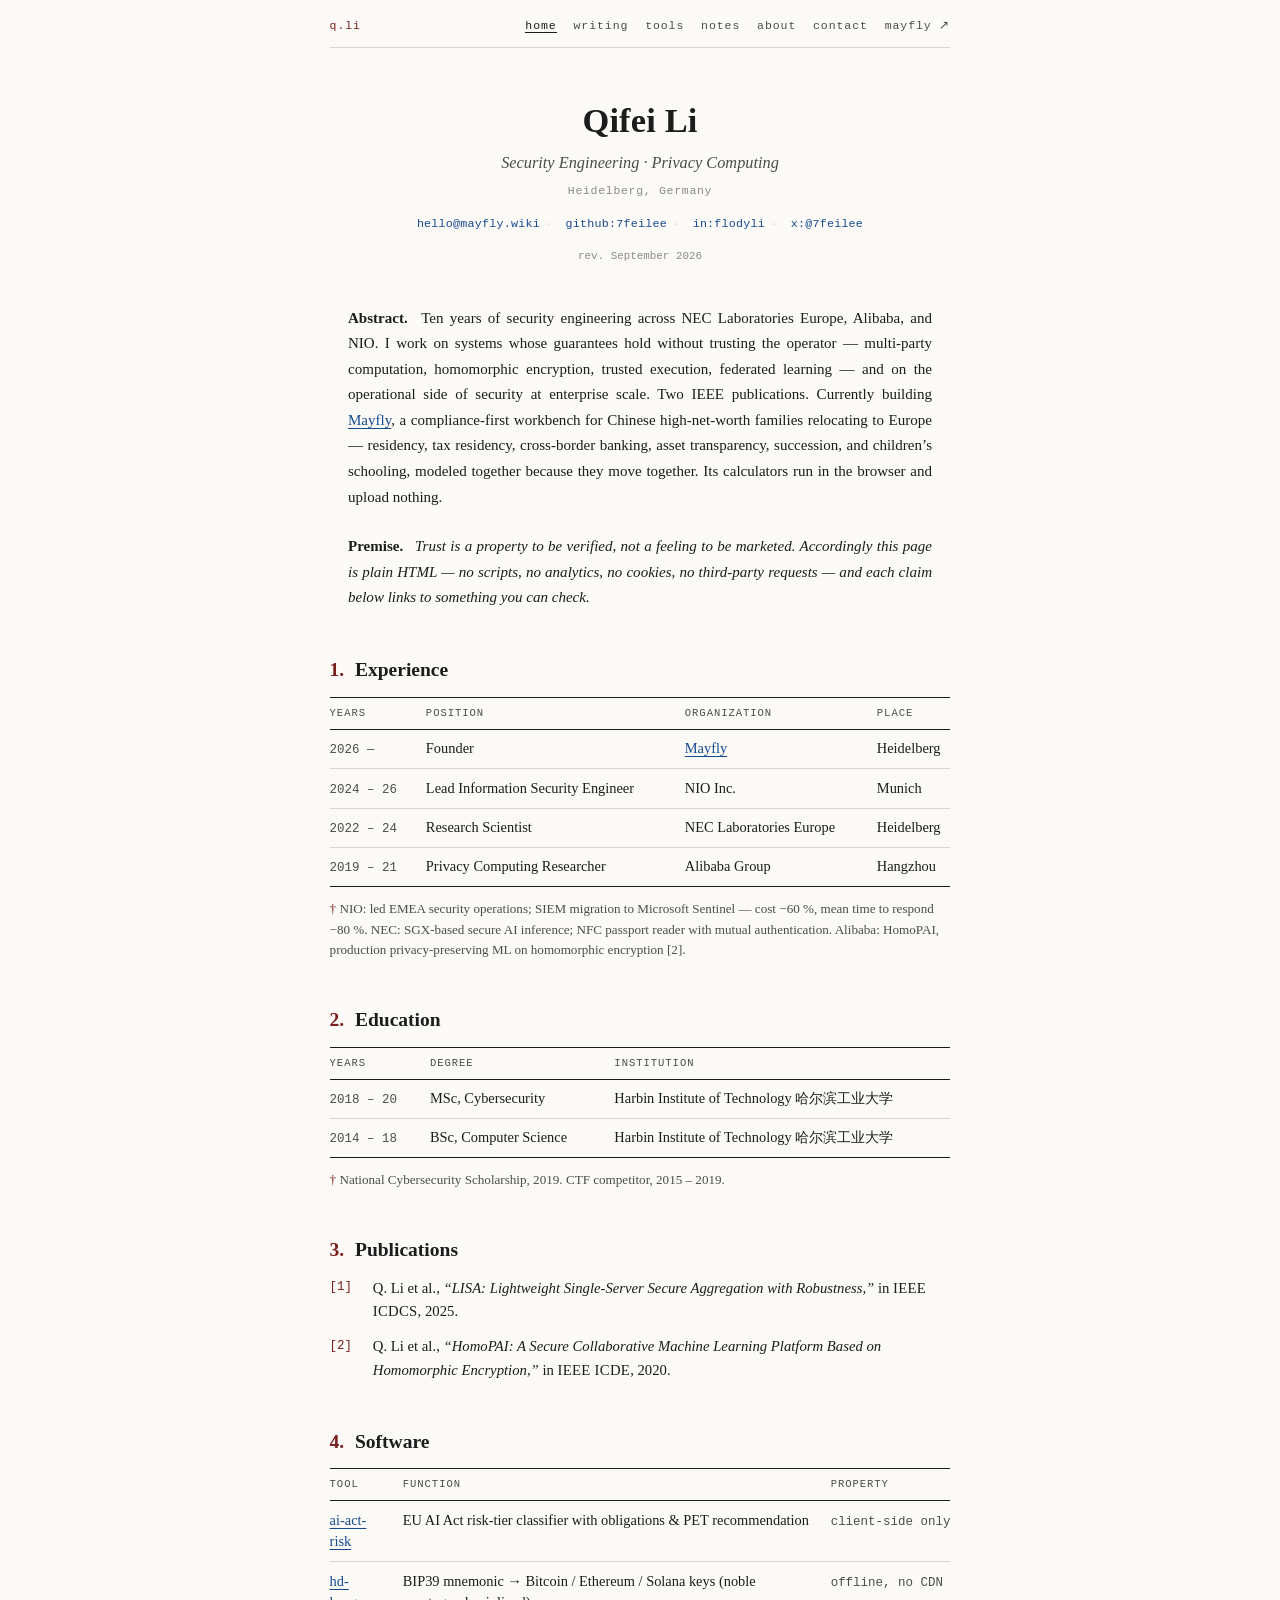
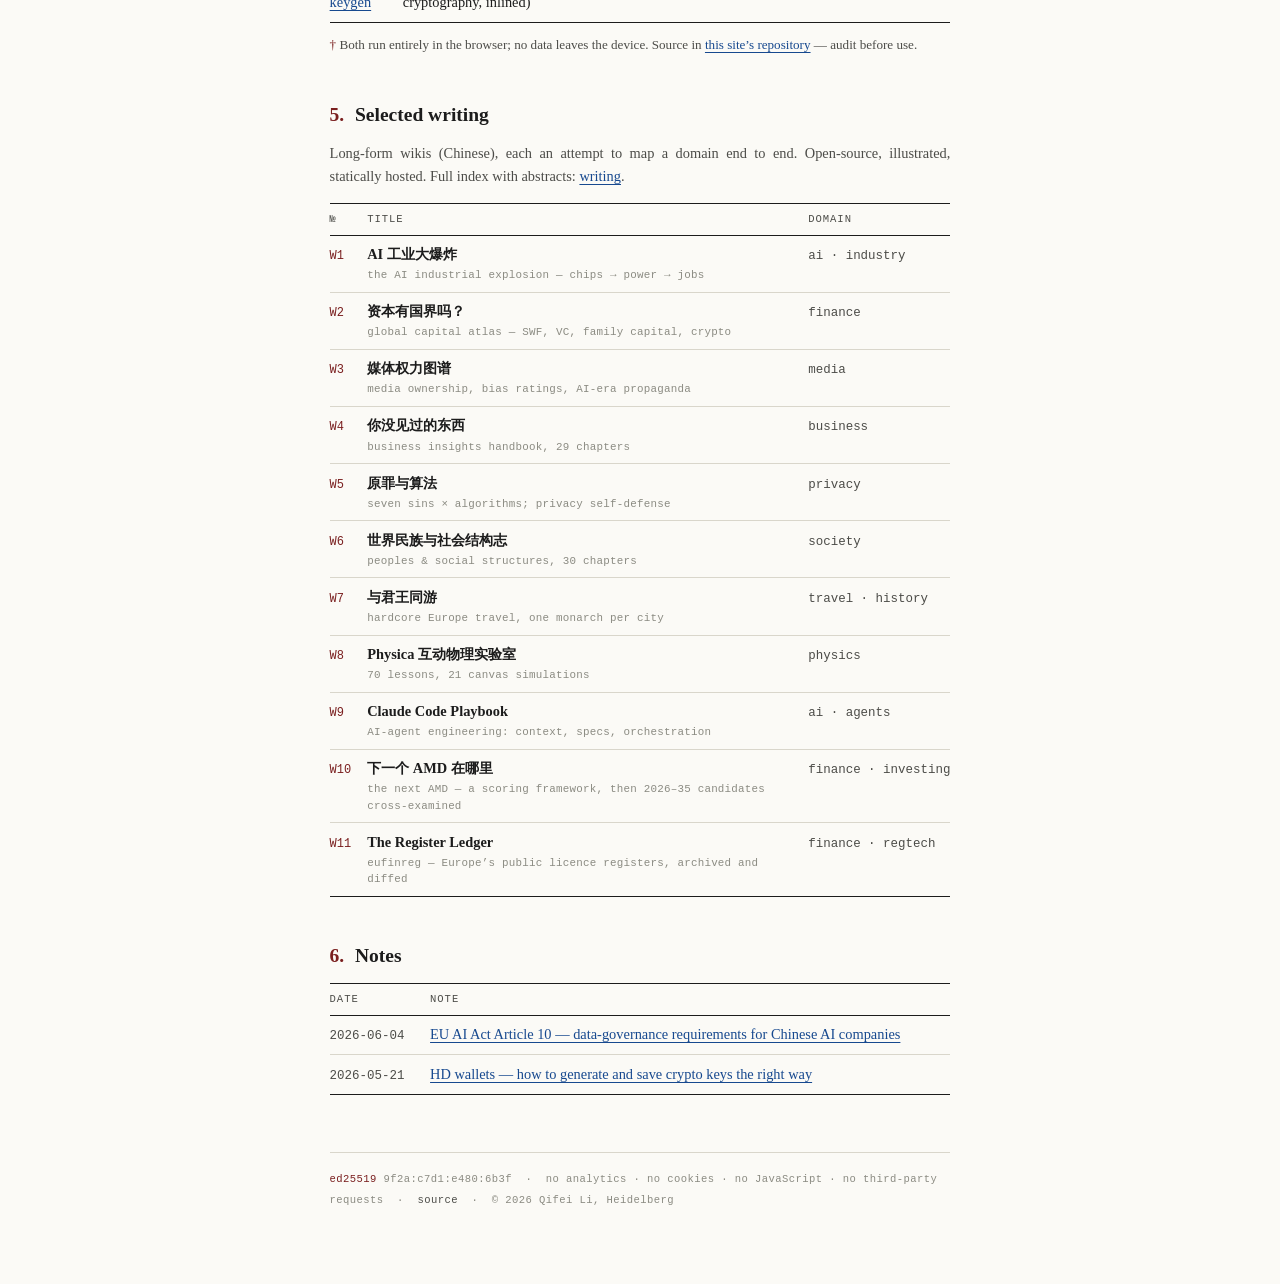
<file: index.html>
<!DOCTYPE html>
<html lang="en">
<head>
  <meta charset="UTF-8" />
  <meta name="viewport" content="width=device-width, initial-scale=1.0" />
  <title>Qifei Li — Security Engineering · Privacy Computing</title>
  <meta name="description" content="Qifei Li — security engineer and privacy-computing researcher. NEC Labs Europe, Alibaba, NIO. MPC, homomorphic encryption, TEE, federated learning. Heidelberg, Germany." />
  <link rel="icon" type="image/svg+xml" href="favicon.svg" />
  <link rel="stylesheet" href="paper.css" />
</head>
<body>
<div class="sheet">

  <nav class="line">
    <a class="mark" href="index.html">q.li</a>
    <ul>
      <li><a href="index.html" aria-current="page">home</a></li>
      <li><a href="writing.html">writing</a></li>
      <li><a href="tools.html">tools</a></li>
      <li><a href="blog/index.html">notes</a></li>
      <li><a href="about.html">about</a></li>
      <li><a href="contact.html">contact</a></li>
      <li><a href="https://mayfly.wiki" target="_blank" rel="noopener noreferrer">mayfly&nbsp;↗</a></li>
    </ul>
  </nav>

  <header class="title">
    <h1>Qifei Li</h1>
    <p class="role">Security Engineering · Privacy Computing</p>
    <p class="affil">Heidelberg, Germany</p>
    <p class="links">
      <a href="mailto:hello@mayfly.wiki">hello@mayfly.wiki</a><span class="sep">·</span>
      <a href="https://github.com/7feilee" target="_blank" rel="noopener noreferrer">github:7feilee</a><span class="sep">·</span>
      <a href="https://www.linkedin.com/in/flodyli" target="_blank" rel="noopener noreferrer">in:flodyli</a><span class="sep">·</span>
      <a href="https://x.com/7feilee" target="_blank" rel="noopener noreferrer">x:@7feilee</a>
    </p>
    <p class="rev">rev. September 2026</p>
  </header>

  <p class="abstract">
    <span class="lbl">Abstract.</span>
    Ten years of security engineering across NEC Laboratories Europe, Alibaba, and NIO.
    I work on systems whose guarantees hold without trusting the operator — multi-party
    computation, homomorphic encryption, trusted execution, federated learning — and on the
    operational side of security at enterprise scale. Two IEEE publications. Currently building
    <a href="https://mayfly.wiki" target="_blank" rel="noopener noreferrer">Mayfly</a>,
    a compliance-first workbench for Chinese high-net-worth families relocating to Europe —
    residency, tax residency, cross-border banking, asset transparency, succession, and
    children&rsquo;s schooling, modeled together because they move together. Its calculators
    run in the browser and upload nothing.
  </p>

  <p class="premise">
    <span class="lbl">Premise.</span>
    Trust is a property to be verified, not a feeling to be marketed. Accordingly this page is
    plain HTML — no scripts, no analytics, no cookies, no third-party requests — and each claim
    below links to something you can check.
  </p>

  <!-- 1. EXPERIENCE -->
  <section class="sec">
    <h2 class="sec-h"><span class="no">1.</span>Experience</h2>
    <table class="bt">
      <thead><tr><th>Years</th><th>Position</th><th>Organization</th><th>Place</th></tr></thead>
      <tbody>
        <tr><td class="num">2026 —</td><td>Founder</td><td><a href="https://mayfly.wiki" target="_blank" rel="noopener noreferrer">Mayfly</a></td><td>Heidelberg</td></tr>
        <tr><td class="num">2024 – 26</td><td>Lead Information Security Engineer</td><td>NIO Inc.</td><td>Munich</td></tr>
        <tr><td class="num">2022 – 24</td><td>Research Scientist</td><td>NEC Laboratories Europe</td><td>Heidelberg</td></tr>
        <tr><td class="num">2019 – 21</td><td>Privacy Computing Researcher</td><td>Alibaba Group</td><td>Hangzhou</td></tr>
      </tbody>
    </table>
    <p class="fn"><span class="mk">†</span> NIO: led EMEA security operations; SIEM migration to Microsoft Sentinel — cost −60&nbsp;%, mean time to respond −80&nbsp;%. NEC: SGX-based secure AI inference; NFC passport reader with mutual authentication. Alibaba: HomoPAI, production privacy-preserving ML on homomorphic encryption&nbsp;[2].</p>
  </section>

  <!-- 2. EDUCATION -->
  <section class="sec">
    <h2 class="sec-h"><span class="no">2.</span>Education</h2>
    <table class="bt">
      <thead><tr><th>Years</th><th>Degree</th><th>Institution</th></tr></thead>
      <tbody>
        <tr><td class="num">2018 – 20</td><td>MSc, Cybersecurity</td><td>Harbin Institute of Technology 哈尔滨工业大学</td></tr>
        <tr><td class="num">2014 – 18</td><td>BSc, Computer Science</td><td>Harbin Institute of Technology 哈尔滨工业大学</td></tr>
      </tbody>
    </table>
    <p class="fn"><span class="mk">†</span> National Cybersecurity Scholarship, 2019. CTF competitor, 2015 – 2019.</p>
  </section>

  <!-- 3. PUBLICATIONS -->
  <section class="sec">
    <h2 class="sec-h"><span class="no">3.</span>Publications</h2>
    <ol class="refs">
      <li><span>Q. Li et al., <span class="t">“LISA: Lightweight Single-Server Secure Aggregation with Robustness,”</span> in <span class="v">IEEE ICDCS</span>, 2025.</span></li>
      <li><span>Q. Li et al., <span class="t">“HomoPAI: A Secure Collaborative Machine Learning Platform Based on Homomorphic Encryption,”</span> in <span class="v">IEEE ICDE</span>, 2020.</span></li>
    </ol>
  </section>

  <!-- 4. SOFTWARE -->
  <section class="sec">
    <h2 class="sec-h"><span class="no">4.</span>Software</h2>
    <table class="bt">
      <thead><tr><th>Tool</th><th>Function</th><th>Property</th></tr></thead>
      <tbody>
        <tr>
          <td><a href="ai-act-risk/index.html">ai-act-risk</a></td>
          <td>EU AI Act risk-tier classifier with obligations &amp; PET recommendation</td>
          <td class="num">client-side only</td>
        </tr>
        <tr>
          <td><a href="hd-keygen/index.html">hd-keygen</a></td>
          <td>BIP39 mnemonic → Bitcoin / Ethereum / Solana keys (noble cryptography, inlined)</td>
          <td class="num">offline, no CDN</td>
        </tr>
      </tbody>
    </table>
    <p class="fn"><span class="mk">†</span> Both run entirely in the browser; no data leaves the device. Source in <a href="https://github.com/7feilee/7feilee.github.io" target="_blank" rel="noopener noreferrer">this site’s repository</a> — audit before use.</p>
  </section>

  <!-- 5. WRITING -->
  <section class="sec">
    <h2 class="sec-h"><span class="no">5.</span>Selected writing</h2>
    <p class="small muted just" style="margin-bottom:0.9rem">Long-form wikis (Chinese), each an attempt to map a domain end to end. Open-source, illustrated, statically hosted. Full index with abstracts: <a href="writing.html">writing</a>.</p>
    <table class="bt">
      <thead><tr><th>№</th><th>Title</th><th>Domain</th></tr></thead>
      <tbody>
        <tr><td class="idx">W1</td><td><a class="quiet" href="https://7feilee.github.io/ai-industrial-explosion/"><span class="zh">AI 工业大爆炸</span><span class="en">the AI industrial explosion — chips → power → jobs</span></a></td><td class="num">ai · industry</td></tr>
        <tr><td class="idx">W2</td><td><a class="quiet" href="https://7feilee.github.io/capital-atlas/"><span class="zh">资本有国界吗？</span><span class="en">global capital atlas — SWF, VC, family capital, crypto</span></a></td><td class="num">finance</td></tr>
        <tr><td class="idx">W3</td><td><a class="quiet" href="https://7feilee.github.io/media-power-atlas/"><span class="zh">媒体权力图谱</span><span class="en">media ownership, bias ratings, AI-era propaganda</span></a></td><td class="num">media</td></tr>
        <tr><td class="idx">W4</td><td><a class="quiet" href="https://7feilee.github.io/business-insights/"><span class="zh">你没见过的东西</span><span class="en">business insights handbook, 29 chapters</span></a></td><td class="num">business</td></tr>
        <tr><td class="idx">W5</td><td><a class="quiet" href="https://7feilee.github.io/seven-sins/"><span class="zh">原罪与算法</span><span class="en">seven sins × algorithms; privacy self-defense</span></a></td><td class="num">privacy</td></tr>
        <tr><td class="idx">W6</td><td><a class="quiet" href="https://7feilee.github.io/world-peoples/"><span class="zh">世界民族与社会结构志</span><span class="en">peoples &amp; social structures, 30 chapters</span></a></td><td class="num">society</td></tr>
        <tr><td class="idx">W7</td><td><a class="quiet" href="https://7feilee.github.io/europe-travel/"><span class="zh">与君王同游</span><span class="en">hardcore Europe travel, one monarch per city</span></a></td><td class="num">travel · history</td></tr>
        <tr><td class="idx">W8</td><td><a class="quiet" href="https://7feilee.github.io/physics-lab/"><span class="zh">Physica 互动物理实验室</span><span class="en">70 lessons, 21 canvas simulations</span></a></td><td class="num">physics</td></tr>
        <tr><td class="idx">W9</td><td><a class="quiet" href="https://7feilee.github.io/claude-code-playbook/"><span class="zh">Claude Code Playbook</span><span class="en">AI-agent engineering: context, specs, orchestration</span></a></td><td class="num">ai · agents</td></tr>
        <tr><td class="idx">W10</td><td><a class="quiet" href="https://7feilee.github.io/next-amd/"><span class="zh">下一个 AMD 在哪里</span><span class="en">the next AMD — a scoring framework, then 2026–35 candidates cross-examined</span></a></td><td class="num">finance · investing</td></tr>
        <tr><td class="idx">W11</td><td><a class="quiet" href="https://7feilee.github.io/eufinreg/"><span class="zh">The Register Ledger</span><span class="en">eufinreg — Europe&rsquo;s public licence registers, archived and diffed</span></a></td><td class="num">finance · regtech</td></tr>
      </tbody>
    </table>
  </section>

  <!-- 6. NOTES -->
  <section class="sec">
    <h2 class="sec-h"><span class="no">6.</span>Notes</h2>
    <table class="bt">
      <thead><tr><th>Date</th><th>Note</th></tr></thead>
      <tbody>
        <tr><td class="num">2026-06-04</td><td><a href="blog/eu-ai-act-art10-chinese-companies/index.html">EU AI Act Article 10 — data-governance requirements for Chinese AI companies</a></td></tr>
        <tr><td class="num">2026-05-21</td><td><a href="blog/hd-wallet-best-practices/index.html">HD wallets — how to generate and save crypto keys the right way</a></td></tr>
      </tbody>
    </table>
  </section>

  <footer class="colophon">
    <span class="k">ed25519</span> 9f2a:c7d1:e480:6b3f &nbsp;·&nbsp;
    no analytics · no cookies · no JavaScript · no third-party requests &nbsp;·&nbsp;
    <a href="https://github.com/7feilee/7feilee.github.io" target="_blank" rel="noopener noreferrer">source</a> &nbsp;·&nbsp;
    © 2026 Qifei Li, Heidelberg
  </footer>

</div>
</body>
</html>
</file>
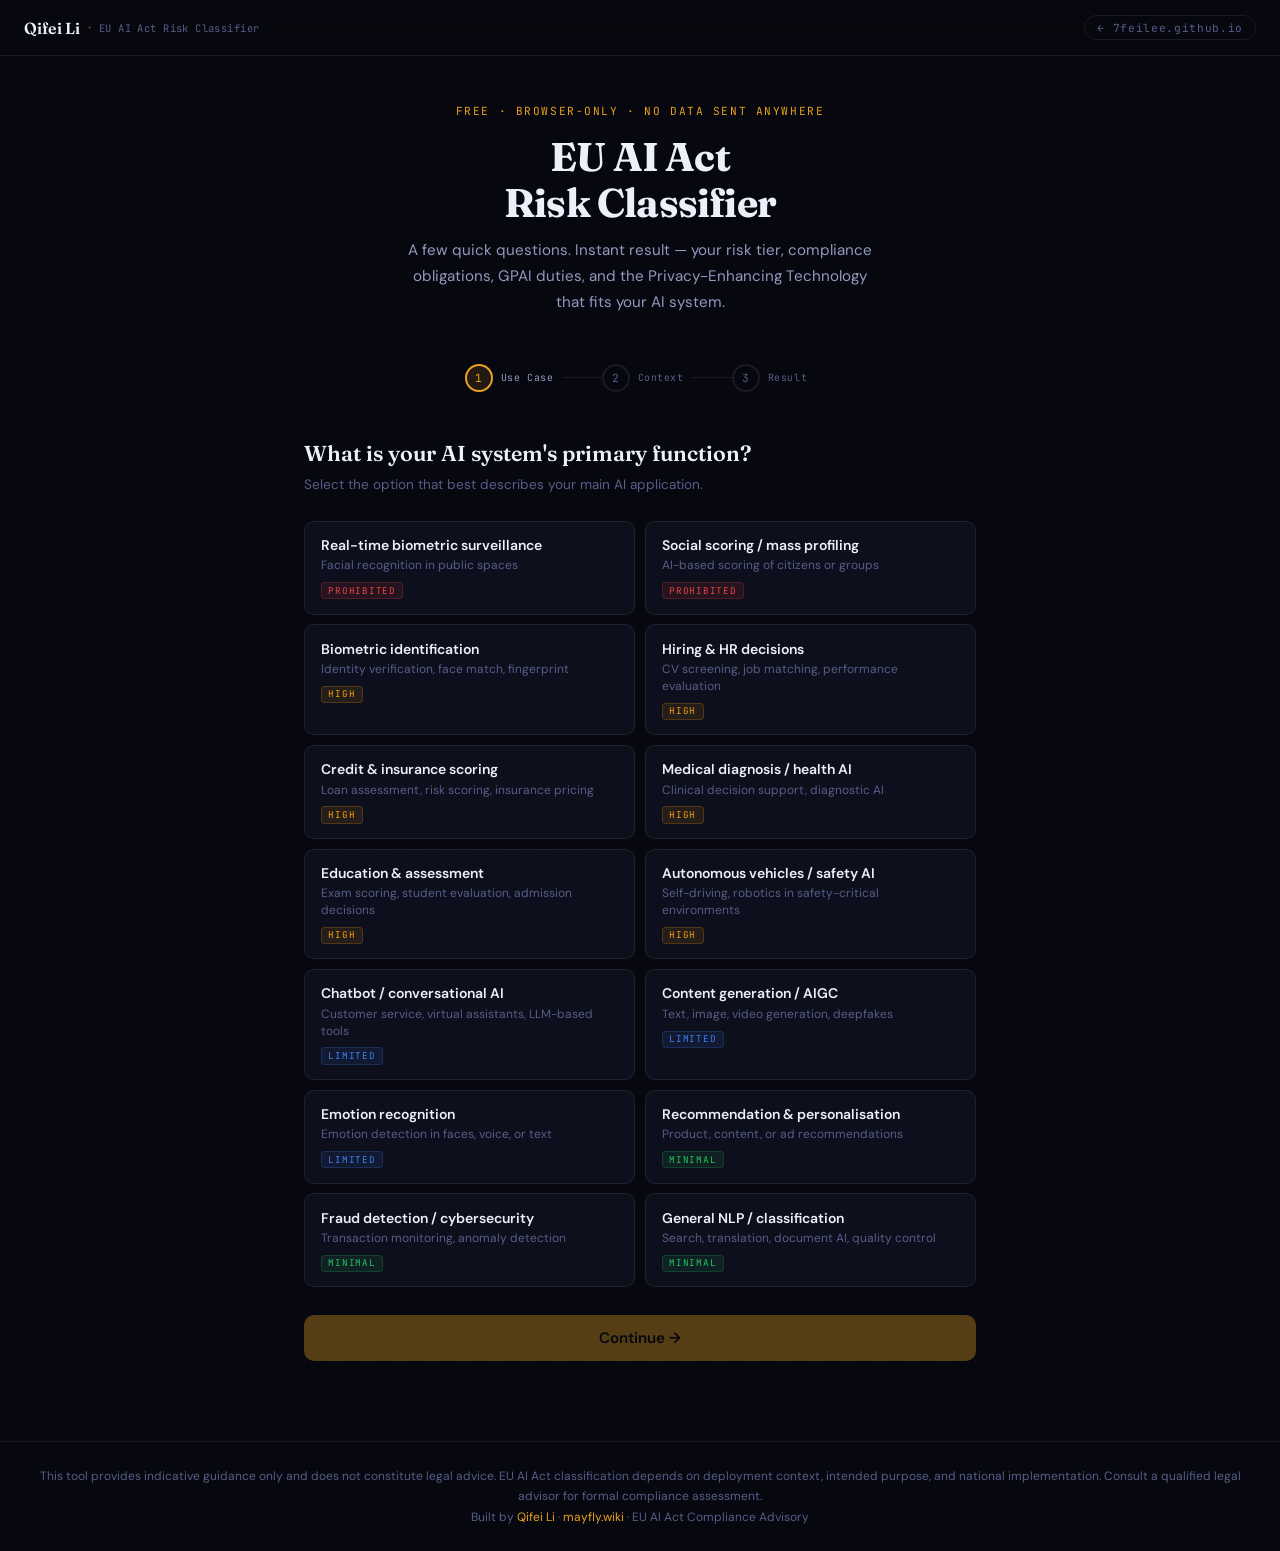
<file: ai-act-risk/index.html>
<!DOCTYPE html>
<html lang="en">
<head>
<meta charset="UTF-8"/>
<meta name="viewport" content="width=device-width,initial-scale=1"/>
<title>EU AI Act Risk Classifier · Qifei Li</title>
<meta name="description" content="Classify your AI system's risk tier under the EU AI Act in 60 seconds. Get compliance obligations and Privacy-Enhancing Technology recommendations. Free, browser-only."/>
<link rel="canonical" href="https://7feilee.github.io/ai-act-risk/"/>
<link rel="preconnect" href="https://fonts.googleapis.com"/>
<link rel="preconnect" href="https://fonts.gstatic.com" crossorigin/>
<link href="https://fonts.googleapis.com/css2?family=Fraunces:ital,opsz,wght@0,9..144,600;0,9..144,700;1,9..144,500&family=DM+Sans:wght@400;500;600&family=JetBrains+Mono:wght@400;500&display=swap" rel="stylesheet"/>
<style>
:root{
  --bg:#07080f; --surface:#0e0f1c; --surface-2:#14152a;
  --border:rgba(255,255,255,0.08); --border-2:rgba(255,255,255,0.14);
  --amber:#e8a020; --amber-dim:rgba(232,160,32,0.12);
  --teal:#06b6d4; --teal-dim:rgba(6,182,212,0.10);
  --text-1:#edf0fb; --text-2:#9299be; --text-3:#555e88;
  --green:#22c55e;
  --r-prohibited:#ef4444; --r-prohibited-dim:rgba(239,68,68,0.10);
  --r-high:#f59e0b; --r-high-dim:rgba(245,158,11,0.10);
  --r-limited:#3b82f6; --r-limited-dim:rgba(59,130,246,0.10);
  --r-minimal:#22c55e; --r-minimal-dim:rgba(34,197,94,0.10);
  --font-display:'Fraunces',Georgia,serif;
  --font-body:'DM Sans',system-ui,sans-serif;
  --font-mono:'JetBrains Mono',monospace;
  --radius:10px; --ease-out:cubic-bezier(0.16,1,0.3,1);
}
*,*::before,*::after{box-sizing:border-box;margin:0;padding:0}
html{font-family:var(--font-body);-webkit-font-smoothing:antialiased;scroll-behavior:smooth}
body{background:var(--bg);color:var(--text-1);min-height:100vh;
  background-image:radial-gradient(circle,rgba(255,255,255,0.022) 1px,transparent 1px);
  background-size:32px 32px}
a{color:inherit;text-decoration:none}

/* ── Header ─────────────────────────────────────────────────────── */
header{
  position:sticky;top:0;z-index:100;
  background:rgba(7,8,15,0.88);backdrop-filter:blur(20px);
  border-bottom:1px solid var(--border);
  padding:0 1.5rem;height:56px;
  display:flex;align-items:center;justify-content:space-between;gap:1rem
}
.logo{display:flex;align-items:center;gap:0.5rem}
.logo-name{font-family:var(--font-display);font-size:1rem;font-weight:600;color:var(--text-1)}
.logo-sep{color:var(--amber);opacity:0.5}
.logo-tool{font-family:var(--font-mono);font-size:0.65rem;color:var(--text-3);letter-spacing:0.04em}
.header-back{font-family:var(--font-mono);font-size:0.7rem;letter-spacing:0.06em;
  color:var(--text-3);border:1px solid var(--border);padding:0.3rem 0.75rem;
  border-radius:20px;transition:color 0.2s,border-color 0.2s;white-space:nowrap}
.header-back:hover{color:var(--text-1);border-color:var(--border-2)}

/* ── Page wrapper ────────────────────────────────────────────────── */
.page{max-width:720px;margin:0 auto;padding:3rem 1.5rem 5rem}

/* ── Intro ──────────────────────────────────────────────────────── */
.intro{text-align:center;margin-bottom:3rem}
.intro-label{font-family:var(--font-mono);font-size:0.7rem;letter-spacing:0.14em;
  text-transform:uppercase;color:var(--amber);display:block;margin-bottom:1rem}
.intro h1{font-family:var(--font-display);font-size:clamp(1.75rem,4vw,2.5rem);
  font-weight:700;letter-spacing:-0.02em;color:var(--text-1);margin-bottom:0.75rem;line-height:1.15}
.intro p{font-size:0.95rem;color:var(--text-2);max-width:480px;margin:0 auto;line-height:1.7}

/* ── Progress ────────────────────────────────────────────────────── */
.progress{display:flex;align-items:center;justify-content:center;gap:0;margin-bottom:3rem}
.prog-step{display:flex;align-items:center;gap:0}
.prog-dot{width:28px;height:28px;border-radius:50%;border:2px solid var(--border);
  display:flex;align-items:center;justify-content:center;
  font-family:var(--font-mono);font-size:0.7rem;color:var(--text-3);
  transition:all 0.3s var(--ease-out);flex-shrink:0}
.prog-dot.active{border-color:var(--amber);color:var(--amber);background:var(--amber-dim)}
.prog-dot.done{border-color:var(--green);background:rgba(34,197,94,0.12);color:var(--green)}
.prog-label{font-family:var(--font-mono);font-size:0.62rem;letter-spacing:0.06em;
  color:var(--text-3);margin:0 0.5rem;white-space:nowrap}
.prog-label.active{color:var(--text-2)}
.prog-line{width:40px;height:1px;background:var(--border);flex-shrink:0}
.prog-line.done{background:rgba(34,197,94,0.4)}

/* ── Step container ──────────────────────────────────────────────── */
.step{display:none;animation:step-in 0.45s var(--ease-out) both}
.step.active{display:block}
@keyframes step-in{from{opacity:0;transform:translateY(16px)}to{opacity:1;transform:translateY(0)}}
.step-q{font-family:var(--font-display);font-size:1.35rem;font-weight:600;
  color:var(--text-1);margin-bottom:0.5rem;line-height:1.3}
.step-hint{font-size:0.85rem;color:var(--text-3);margin-bottom:1.75rem}

/* ── Use case grid ───────────────────────────────────────────────── */
.uc-grid{display:grid;grid-template-columns:1fr 1fr;gap:0.6rem;margin-bottom:1.75rem}
.uc-card{
  background:var(--surface);border:1px solid var(--border);border-radius:var(--radius);
  padding:0.9rem 1rem;cursor:pointer;transition:border-color 0.2s,background 0.2s;
  display:flex;flex-direction:column;gap:0.2rem
}
.uc-card:hover{border-color:var(--border-2)}
.uc-card.selected{border-color:var(--amber);background:var(--amber-dim)}
.uc-card.prohibited-card.selected{border-color:var(--r-prohibited);background:var(--r-prohibited-dim)}
.uc-name{font-size:0.875rem;font-weight:600;color:var(--text-1);line-height:1.3}
.uc-sub{font-size:0.75rem;color:var(--text-3);line-height:1.4}
.uc-badge{display:inline-block;font-family:var(--font-mono);font-size:0.58rem;
  letter-spacing:0.08em;padding:0.1rem 0.4rem;border-radius:4px;margin-top:0.3rem;width:fit-content}
.badge-prohibited{background:var(--r-prohibited-dim);color:var(--r-prohibited);border:1px solid rgba(239,68,68,0.2)}
.badge-high{background:var(--r-high-dim);color:var(--r-high);border:1px solid rgba(245,158,11,0.2)}
.badge-limited{background:var(--r-limited-dim);color:var(--r-limited);border:1px solid rgba(59,130,246,0.2)}
.badge-minimal{background:var(--r-minimal-dim);color:var(--r-minimal);border:1px solid rgba(34,197,94,0.2)}

/* ── Yes/No toggles ──────────────────────────────────────────────── */
.toggle-group{display:flex;flex-direction:column;gap:0.85rem;margin-bottom:1.75rem}
.toggle-item{background:var(--surface);border:1px solid var(--border);border-radius:var(--radius);padding:1.1rem 1.25rem}
.toggle-q{font-size:0.9rem;font-weight:500;color:var(--text-1);margin-bottom:0.75rem;line-height:1.5}
.toggle-btns{display:flex;gap:0.5rem}
.t-btn{flex:1;padding:0.5rem;border:1px solid var(--border);border-radius:6px;
  background:none;color:var(--text-2);font-family:var(--font-body);font-size:0.85rem;
  cursor:pointer;transition:all 0.2s;text-align:center}
.t-btn:hover{border-color:var(--border-2);color:var(--text-1)}
.t-btn.selected-yes{border-color:var(--teal);background:var(--teal-dim);color:var(--teal)}
.t-btn.selected-no{border-color:var(--border-2);background:rgba(255,255,255,0.04);color:var(--text-1)}

/* ── Next button ─────────────────────────────────────────────────── */
.btn-next{
  width:100%;padding:0.8rem;background:var(--amber);color:#07080f;
  border:none;border-radius:var(--radius);font-family:var(--font-body);
  font-size:0.95rem;font-weight:600;cursor:pointer;
  transition:background 0.2s,transform 0.2s,box-shadow 0.2s;
}
.btn-next:hover:not(:disabled){background:#f5c842;transform:translateY(-1px);box-shadow:0 8px 24px rgba(232,160,32,0.28)}
.btn-next:disabled{opacity:0.35;cursor:not-allowed}

/* ── Result ──────────────────────────────────────────────────────── */
.result-tier{
  border-radius:var(--radius);padding:1.75rem;margin-bottom:1.25rem;
  border:1px solid var(--border);text-align:center
}
.tier-label{font-family:var(--font-mono);font-size:0.7rem;letter-spacing:0.14em;
  text-transform:uppercase;margin-bottom:0.5rem;display:block}
.tier-name{font-family:var(--font-display);font-size:2rem;font-weight:700;
  letter-spacing:-0.02em;margin-bottom:0.4rem;line-height:1.1}
.tier-sub{font-size:0.85rem;color:var(--text-2);line-height:1.5}

.tier-prohibited{background:var(--r-prohibited-dim);border-color:rgba(239,68,68,0.25)}
.tier-prohibited .tier-label,.tier-prohibited .tier-name{color:var(--r-prohibited)}
.tier-high{background:var(--r-high-dim);border-color:rgba(245,158,11,0.25)}
.tier-high .tier-label,.tier-high .tier-name{color:var(--r-high)}
.tier-limited{background:var(--r-limited-dim);border-color:rgba(59,130,246,0.25)}
.tier-limited .tier-label,.tier-limited .tier-name{color:var(--r-limited)}
.tier-minimal{background:var(--r-minimal-dim);border-color:rgba(34,197,94,0.25)}
.tier-minimal .tier-label,.tier-minimal .tier-name{color:var(--r-minimal)}

.result-block{background:var(--surface);border:1px solid var(--border);
  border-radius:var(--radius);padding:1.4rem 1.5rem;margin-bottom:1rem}
.result-block-title{font-family:var(--font-mono);font-size:0.68rem;letter-spacing:0.12em;
  text-transform:uppercase;color:var(--text-3);margin-bottom:1rem}
.ob-list{display:flex;flex-direction:column;gap:0.6rem;list-style:none}
.ob-list li{display:flex;align-items:flex-start;gap:0.75rem;font-size:0.875rem;color:var(--text-2);line-height:1.5}
.ob-num{font-family:var(--font-mono);font-size:0.68rem;color:var(--amber);
  min-width:20px;padding-top:0.15rem;flex-shrink:0}

.pet-name{font-size:1.05rem;font-weight:600;color:var(--teal);margin-bottom:0.4rem}
.pet-why{font-size:0.85rem;color:var(--text-2);line-height:1.6}

.china-block{background:rgba(245,158,11,0.06);border:1px solid rgba(245,158,11,0.2);
  border-radius:var(--radius);padding:1.2rem 1.4rem;margin-bottom:1rem}
.china-title{font-size:0.875rem;font-weight:600;color:var(--r-high);margin-bottom:0.4rem}
.china-body{font-size:0.82rem;color:var(--text-2);line-height:1.6}

/* ── Mayfly CTA ──────────────────────────────────────────────────── */
.cta-block{
  background:rgba(6,182,212,0.04);border:1px solid rgba(6,182,212,0.18);
  border-radius:var(--radius);padding:1.5rem;position:relative;overflow:hidden;margin-bottom:1rem
}
.cta-block::before{content:'';position:absolute;inset:0 0 auto 0;height:1px;
  background:linear-gradient(90deg,transparent,rgba(6,182,212,0.5),transparent)}
.cta-brand{font-family:var(--font-mono);font-size:0.8rem;letter-spacing:0.2em;
  color:var(--teal);display:block;margin-bottom:0.5rem}
.cta-text{font-size:0.9rem;color:var(--text-2);line-height:1.6;margin-bottom:1.1rem}
.cta-btn{
  display:inline-flex;align-items:center;gap:0.5rem;
  background:var(--teal);color:#07080f;font-weight:600;font-size:0.875rem;
  padding:0.6rem 1.3rem;border-radius:8px;
  transition:background 0.2s,transform 0.2s
}
.cta-btn:hover{background:#22d3ee;transform:translateY(-1px)}

.restart-btn{width:100%;padding:0.65rem;background:none;
  border:1px solid var(--border);border-radius:var(--radius);
  color:var(--text-3);font-family:var(--font-body);font-size:0.85rem;
  cursor:pointer;transition:border-color 0.2s,color 0.2s;margin-top:0.5rem}
.restart-btn:hover{border-color:var(--border-2);color:var(--text-1)}

/* ── Footer ──────────────────────────────────────────────────────── */
.tool-footer{
  border-top:1px solid var(--border);padding:1.5rem;
  text-align:center;font-size:0.75rem;color:var(--text-3);line-height:1.7
}
.tool-footer a{color:var(--amber);transition:opacity 0.2s}
.tool-footer a:hover{opacity:0.7}

/* ── Risk meter ──────────────────────────────────────────────────── */
.risk-meter{display:flex;gap:4px;margin-bottom:1.25rem}
.rm-seg{flex:1;border-radius:8px;padding:0.6rem 0.4rem;text-align:center;
  border:1px solid var(--border);background:var(--surface);opacity:0.4;
  transition:opacity 0.45s var(--ease-out),transform 0.45s var(--ease-out),border-color 0.45s,background 0.45s}
.rm-cn{font-family:var(--font-body);font-size:0.8rem;font-weight:600;color:var(--text-1);line-height:1.2}
.rm-en{font-family:var(--font-mono);font-size:0.56rem;letter-spacing:0.05em;color:var(--text-3);margin-top:3px}
.rm-seg.active{opacity:1;transform:translateY(-3px)}
.rm-minimal.active{border-color:rgba(34,197,94,0.4);background:var(--r-minimal-dim);box-shadow:0 0 18px rgba(34,197,94,0.12)}
.rm-limited.active{border-color:rgba(59,130,246,0.4);background:var(--r-limited-dim);box-shadow:0 0 18px rgba(59,130,246,0.12)}
.rm-high.active{border-color:rgba(245,158,11,0.4);background:var(--r-high-dim);box-shadow:0 0 18px rgba(245,158,11,0.12)}
.rm-prohibited.active{border-color:rgba(239,68,68,0.4);background:var(--r-prohibited-dim);box-shadow:0 0 18px rgba(239,68,68,0.12)}

/* ── Deadline tag ────────────────────────────────────────────────── */
.deadline-tag{display:inline-flex;align-items:center;gap:0.5rem;
  font-family:var(--font-mono);font-size:0.72rem;letter-spacing:0.03em;
  color:var(--text-2);background:var(--surface-2);border:1px solid var(--border);
  border-radius:6px;padding:0.4rem 0.85rem;margin-top:1rem}
.deadline-tag.passed{color:var(--r-prohibited);border-color:rgba(239,68,68,0.25);background:var(--r-prohibited-dim)}

/* ── GPAI block ──────────────────────────────────────────────────── */
.gpai-block{background:var(--surface);border:1px solid var(--border-2);
  border-radius:var(--radius);padding:1.3rem 1.5rem;margin-bottom:1rem}
.gpai-title{font-family:var(--font-mono);font-size:0.68rem;letter-spacing:0.12em;
  text-transform:uppercase;color:var(--amber);margin-bottom:0.6rem}
.gpai-body{font-size:0.85rem;color:var(--text-2);line-height:1.65}
.gpai-body strong{color:var(--text-1);font-weight:600}

@media(max-width:580px){
  .uc-grid{grid-template-columns:1fr}
  .prog-label{display:none}
  .prog-line{width:20px}
  .rm-en{display:none}
  .rm-cn{font-size:0.72rem}
}
</style>
</head>
<body>

<header>
  <div class="logo">
    <span class="logo-name">Qifei Li</span>
    <span class="logo-sep">·</span>
    <span class="logo-tool">EU AI Act Risk Classifier</span>
  </div>
  <a href="/" class="header-back">← 7feilee.github.io</a>
</header>

<div class="page">
  <div class="intro">
    <span class="intro-label">Free · Browser-only · No data sent anywhere</span>
    <h1>EU AI Act<br/>Risk Classifier</h1>
    <p>A few quick questions. Instant result — your risk tier, compliance obligations, GPAI duties, and the Privacy-Enhancing Technology that fits your AI system.</p>
  </div>

  <!-- Progress -->
  <div class="progress" id="progress">
    <div class="prog-step">
      <div class="prog-dot active" id="pd1">1</div>
      <span class="prog-label active" id="pl1">Use Case</span>
    </div>
    <div class="prog-line" id="pline1"></div>
    <div class="prog-step">
      <div class="prog-dot" id="pd2">2</div>
      <span class="prog-label" id="pl2">Context</span>
    </div>
    <div class="prog-line" id="pline2"></div>
    <div class="prog-step">
      <div class="prog-dot" id="pd3">3</div>
      <span class="prog-label" id="pl3">Result</span>
    </div>
  </div>

  <!-- Step 1: Use Case -->
  <div class="step active" id="step1">
    <p class="step-q">What is your AI system's primary function?</p>
    <p class="step-hint">Select the option that best describes your main AI application.</p>

    <div class="uc-grid" id="ucGrid"></div>

    <button class="btn-next" id="btn1" disabled onclick="goStep2()">Continue →</button>
  </div>

  <!-- Step 2: Context -->
  <div class="step" id="step2">
    <p class="step-q">A few quick questions</p>
    <p class="step-hint">These determine cross-border risk, GPAI obligations, and escalation factors.</p>

    <div class="toggle-group">
      <div class="toggle-item">
        <p class="toggle-q">Does your company originate from China, or does your AI model train on data sourced from China?</p>
        <div class="toggle-btns">
          <button class="t-btn" id="tq1-yes" onclick="setToggle(1,'yes')">Yes</button>
          <button class="t-btn" id="tq1-no"  onclick="setToggle(1,'no')">No</button>
        </div>
      </div>
      <div class="toggle-item">
        <p class="toggle-q">Does your AI make automated decisions that materially affect individual people — employment, credit, access to services, or health — without human review?</p>
        <div class="toggle-btns">
          <button class="t-btn" id="tq2-yes" onclick="setToggle(2,'yes')">Yes</button>
          <button class="t-btn" id="tq2-no"  onclick="setToggle(2,'no')">No</button>
        </div>
      </div>
      <div class="toggle-item">
        <p class="toggle-q">Is your system built on — or does it fine-tune — a general-purpose / foundation model (e.g. an LLM or multimodal base model)?</p>
        <div class="toggle-btns">
          <button class="t-btn" id="tq3-yes" onclick="setToggle(3,'yes')">Yes</button>
          <button class="t-btn" id="tq3-no"  onclick="setToggle(3,'no')">No</button>
        </div>
      </div>
    </div>

    <button class="btn-next" id="btn2" disabled onclick="showResult()">See Results →</button>
  </div>

  <!-- Step 3: Result -->
  <div class="step" id="step3">
    <div id="resultTier" class="result-tier"></div>
    <div id="resultMeter" class="risk-meter"></div>
    <div id="resultObligations" class="result-block"></div>
    <div id="resultGpai" class="gpai-block" style="display:none"></div>
    <div id="resultPet" class="result-block"></div>
    <div id="resultChina" class="china-block" style="display:none"></div>
    <div class="cta-block">
      <span class="cta-brand">MAYFLY</span>
      <p class="cta-text">
        This classifier gives indicative guidance. For a company-specific compliance report covering your full data pipeline, cross-border risks, and a PET implementation roadmap — Mayfly's free report goes deeper.
      </p>
      <a href="https://mayfly.wiki" target="_blank" rel="noopener noreferrer" class="cta-btn">
        Get free Mayfly report
        <svg width="11" height="11" viewBox="0 0 12 12" fill="none"><path d="M1 11L11 1M11 1H4M11 1V8" stroke="currentColor" stroke-width="1.5" stroke-linecap="round" stroke-linejoin="round"/></svg>
      </a>
    </div>
    <button class="restart-btn" onclick="restart()">← Classify another system</button>
  </div>
</div>

<footer class="tool-footer">
  This tool provides indicative guidance only and does not constitute legal advice. EU AI Act classification depends on deployment context, intended purpose, and national implementation. Consult a qualified legal advisor for formal compliance assessment.<br/>
  Built by <a href="/">Qifei Li</a> · <a href="https://mayfly.wiki" target="_blank" rel="noopener noreferrer">mayfly.wiki</a> · EU AI Act Compliance Advisory
</footer>

<script>
'use strict';

// ── Data ─────────────────────────────────────────────────────────────────────

var useCases = [
  { id:'biometric-realtime', name:'Real-time biometric surveillance', sub:'Facial recognition in public spaces', tier:'prohibited', prohibited:true },
  { id:'social-scoring',     name:'Social scoring / mass profiling',  sub:'AI-based scoring of citizens or groups', tier:'prohibited', prohibited:true },
  { id:'biometric-id',       name:'Biometric identification',         sub:'Identity verification, face match, fingerprint', tier:'high' },
  { id:'hr-hiring',          name:'Hiring & HR decisions',            sub:'CV screening, job matching, performance evaluation', tier:'high' },
  { id:'credit-scoring',     name:'Credit & insurance scoring',       sub:'Loan assessment, risk scoring, insurance pricing', tier:'high' },
  { id:'medical-ai',         name:'Medical diagnosis / health AI',    sub:'Clinical decision support, diagnostic AI', tier:'high' },
  { id:'education',          name:'Education & assessment',           sub:'Exam scoring, student evaluation, admission decisions', tier:'high' },
  { id:'autonomous',         name:'Autonomous vehicles / safety AI',  sub:'Self-driving, robotics in safety-critical environments', tier:'high' },
  { id:'chatbot',            name:'Chatbot / conversational AI',      sub:'Customer service, virtual assistants, LLM-based tools', tier:'limited' },
  { id:'content-gen',        name:'Content generation / AIGC',        sub:'Text, image, video generation, deepfakes', tier:'limited' },
  { id:'emotion',            name:'Emotion recognition',              sub:'Emotion detection in faces, voice, or text', tier:'limited' },
  { id:'recommendation',     name:'Recommendation & personalisation', sub:'Product, content, or ad recommendations', tier:'minimal' },
  { id:'fraud',              name:'Fraud detection / cybersecurity',  sub:'Transaction monitoring, anomaly detection', tier:'minimal' },
  { id:'general',            name:'General NLP / classification',     sub:'Search, translation, document AI, quality control', tier:'minimal' },
];

var tierMeta = {
  prohibited: {
    cls:'tier-prohibited', label:'EU AI Act — Article 5',
    name:'PROHIBITED',
    sub:'This use case is banned outright in the EU. The prohibition is absolute.',
    deadline:'In force since 2 Feb 2025', passed:true
  },
  high: {
    cls:'tier-high', label:'EU AI Act — Annex III',
    name:'HIGH RISK',
    sub:'Full compliance required before placing this system on the EU market.',
    deadline:'Compliance deadline · 2 Aug 2026', passed:false
  },
  limited: {
    cls:'tier-limited', label:'EU AI Act — Article 50',
    name:'LIMITED RISK',
    sub:'Transparency obligations apply. Disclose AI involvement to users.',
    deadline:'Transparency rules apply · 2 Aug 2026', passed:false
  },
  minimal: {
    cls:'tier-minimal', label:'EU AI Act — Minimal obligations',
    name:'MINIMAL RISK',
    sub:'No specific EU AI Act obligations. Standard GDPR applies for personal data.',
    deadline:'No mandatory deadline', passed:false
  }
};

var meterTiers = [
  { key:'minimal',    cn:'Minimal',    en:'ART. 95',    cls:'rm-minimal' },
  { key:'limited',    cn:'Limited',    en:'ART. 50',    cls:'rm-limited' },
  { key:'high',       cn:'High',       en:'ANNEX III',  cls:'rm-high' },
  { key:'prohibited', cn:'Prohibited', en:'ART. 5',     cls:'rm-prohibited' }
];

var obligationsByTier = {
  prohibited: [
    'Deployment is illegal under Article 5 from 2 August 2026.',
    'Penalties up to €35 million or 7% of global annual turnover.',
    'Immediate redesign or withdrawal from the EU market is required.',
    'Note: PET cannot make a prohibited use case permissible — the prohibition is absolute.'
  ],
  high: [
    'Risk management system throughout the full AI lifecycle (Art. 9)',
    'Data governance for training, validation & test datasets (Art. 10)',
    'Technical documentation before market placement (Art. 11)',
    'Automatic event logging for audit purposes (Art. 12)',
    'Transparency obligations: disclose system purpose to users (Art. 13)',
    'Human oversight mechanisms must be built in (Art. 14)',
    'Conformity assessment + registration in EU AI database (Art. 43)'
  ],
  limited: [
    'Disclose to users that they are interacting with an AI system (Art. 50)',
    'Label AI-generated content including deepfakes and synthetic media (Art. 50)',
    'If training a foundation model: documentation, copyright transparency, energy use (Art. 53)'
  ],
  minimal: [
    'No specific EU AI Act obligations apply to your system',
    'Standard GDPR obligations remain in force for any personal data processed',
    'Consider joining the voluntary Code of Conduct for AI (Art. 95)'
  ]
};

var petByUseCase = {
  'biometric-realtime': null,
  'social-scoring':     null,
  'biometric-id':   { name:'TEE — Trusted Execution Environment (Intel SGX)', why:'Run biometric inference inside a hardware-isolated secure enclave. Raw biometric data never leaves the device and is never accessible to the model operator — only the match result (yes/no) exits the enclave. Eliminates the need to store biometric templates centrally.' },
  'hr-hiring':      { name:'Federated Learning', why:'Train your hiring model on distributed HR data across office locations without aggregating raw candidate records to a central server. Gradients — not personal data — are aggregated. With Differential Privacy added, the model reveals nothing about individual candidates.' },
  'credit-scoring': { name:'Multi-Party Computation (MPC)', why:'Multiple parties (banks, credit bureaus) jointly compute a credit or risk score without revealing their raw financial records to each other. The score is computed mathematically from encrypted inputs — no raw data is shared across organisation boundaries.' },
  'medical-ai':     { name:'Federated Learning + Differential Privacy', why:'Train diagnostic models across hospital data silos without transferring patient records. Differential Privacy adds calibrated noise that provides a mathematical guarantee bounding what can be inferred about any individual patient from the trained model.' },
  'education':      { name:'Differential Privacy', why:'Apply DP during training to prevent the model from memorising individual student records. The DP privacy budget (ε) can be disclosed as evidence of your Art.10 data protection measures.' },
  'autonomous':     { name:'Federated Learning', why:'Fleet learning from vehicle sensor data without routing raw video, LiDAR, or GPS traces to a central cloud. The Chinese vehicle fleet trains locally in China; EU fleet in the EU. Only aggregated model improvements cross borders — not personal location data.' },
  'emotion':        { name:'TEE + Differential Privacy', why:'Process emotion signals inside a secure enclave (no raw biometric data retained); add DP to the output to prevent inference attacks that reconstruct individual emotional states from aggregate statistics.' },
  'chatbot':        { name:'Differential Privacy on fine-tuning', why:'Apply DP during fine-tuning on user conversation data to limit memorisation. This reduces the risk of the model reproducing private user statements and limits training data exposure under Art. 10 documentation requirements.' },
  'content-gen':    { name:'Differential Privacy', why:'DP training prevents the model from reproducing specific training examples (reducing copyright and personal data reproduction risk). Quantifiable DP parameters can be included in GPAI model documentation (Art. 53).' },
  'recommendation': { name:'Federated Learning', why:'Personalise recommendations on-device without uploading user behaviour, preferences, or interaction history to a central server. The model improves from aggregate gradients — personal data never leaves the device.' },
  'fraud':          { name:'Multi-Party Computation (MPC)', why:'Detect fraud patterns across institutions (banks, payment processors) without sharing raw transaction records. Shared fraud signals are computed over encrypted data — no raw customer data is ever disclosed.' },
  'general':        { name:'Differential Privacy', why:'Add DP to your training pipeline as a baseline privacy guarantee for any personal data in your training corpus. Even for minimal-risk systems, DP demonstrates good-faith GDPR compliance for personal data used in ML.' }
};

// ── State ─────────────────────────────────────────────────────────────────────

var selectedUC   = null;
var toggles      = { 1: null, 2: null, 3: null };
var togglesDone  = 0;

// ── Build use case grid ───────────────────────────────────────────────────────

var grid = document.getElementById('ucGrid');
useCases.forEach(function(uc) {
  var card = document.createElement('div');
  card.className = 'uc-card' + (uc.prohibited ? ' prohibited-card' : '');
  card.dataset.id = uc.id;
  card.innerHTML =
    '<span class="uc-name">' + uc.name + '</span>' +
    '<span class="uc-sub">' + uc.sub + '</span>' +
    '<span class="uc-badge badge-' + uc.tier + '">' + uc.tier.toUpperCase() + '</span>';
  card.addEventListener('click', function() { selectUC(uc.id); });
  grid.appendChild(card);
});

function selectUC(id) {
  selectedUC = id;
  document.querySelectorAll('.uc-card').forEach(function(c) {
    c.classList.toggle('selected', c.dataset.id === id);
  });
  document.getElementById('btn1').disabled = false;
}

// ── Step navigation ───────────────────────────────────────────────────────────

function goStep2() {
  document.getElementById('step1').classList.remove('active');
  document.getElementById('step2').classList.add('active');
  updateProgress(2);
}

function setToggle(q, val) {
  var prev = toggles[q];
  toggles[q] = val;
  if (!prev) togglesDone++;

  var yesBtn = document.getElementById('tq' + q + '-yes');
  var noBtn  = document.getElementById('tq' + q + '-no');
  yesBtn.className = 't-btn' + (val === 'yes' ? ' selected-yes' : '');
  noBtn.className  = 't-btn' + (val === 'no'  ? ' selected-no'  : '');

  document.getElementById('btn2').disabled = (togglesDone < 3);
}

function showResult() {
  document.getElementById('step2').classList.remove('active');
  document.getElementById('step3').classList.add('active');
  updateProgress(3);
  renderResult();
}

function restart() {
  selectedUC = null; toggles = {1:null,2:null,3:null}; togglesDone = 0;
  document.querySelectorAll('.uc-card').forEach(function(c){c.classList.remove('selected')});
  document.getElementById('btn1').disabled = true;
  document.getElementById('btn2').disabled = true;
  ['tq1-yes','tq1-no','tq2-yes','tq2-no','tq3-yes','tq3-no'].forEach(function(id){
    document.getElementById(id).className = 't-btn';
  });
  document.getElementById('step3').classList.remove('active');
  document.getElementById('step1').classList.add('active');
  updateProgress(1);
}

// ── Progress bar ──────────────────────────────────────────────────────────────

function updateProgress(step) {
  [1,2,3].forEach(function(i) {
    var dot = document.getElementById('pd'+i);
    var lbl = document.getElementById('pl'+i);
    if (i < step) {
      dot.className = 'prog-dot done'; dot.textContent = '✓';
      if(lbl) { lbl.className = 'prog-label'; }
    } else if (i === step) {
      dot.className = 'prog-dot active'; dot.textContent = i;
      if(lbl) { lbl.className = 'prog-label active'; }
    } else {
      dot.className = 'prog-dot'; dot.textContent = i;
      if(lbl) { lbl.className = 'prog-label'; }
    }
  });
  [1,2].forEach(function(i) {
    var line = document.getElementById('pline'+i);
    if(line) line.className = 'prog-line' + (step > i ? ' done' : '');
  });
}

// ── Render result ─────────────────────────────────────────────────────────────

function renderResult() {
  var uc   = useCases.find(function(u){ return u.id === selectedUC; });
  var tier = uc ? uc.tier : 'minimal';
  var meta = tierMeta[tier];
  var obs  = obligationsByTier[tier];
  var pet  = petByUseCase[selectedUC];
  var chinaRisk = (toggles[1] === 'yes');
  var autoDecisions = (toggles[2] === 'yes');
  var gpai = (toggles[3] === 'yes');

  // Escalate: limited + auto-decisions → add note
  var tierNote = '';
  if (tier === 'limited' && autoDecisions) {
    tierNote = ' Note: automated individual decisions may also trigger GDPR Art. 22 (right to explanation).';
  }
  if (tier === 'minimal' && autoDecisions) {
    tierNote = ' Note: if this system makes automated decisions about individuals, GDPR Art. 22 may apply — check with your DPO.';
  }

  // Risk tier card
  document.getElementById('resultTier').className = 'result-tier ' + meta.cls;
  document.getElementById('resultTier').innerHTML =
    '<span class="tier-label">' + meta.label + '</span>' +
    '<div class="tier-name">' + meta.name + '</div>' +
    '<div class="tier-sub">' + meta.sub + (tierNote ? '<br/><em>' + tierNote + '</em>' : '') + '</div>' +
    '<div class="deadline-tag' + (meta.passed ? ' passed' : '') + '">⏱ ' + meta.deadline + '</div>';

  // Risk meter
  var meterHTML = '';
  meterTiers.forEach(function(m){
    meterHTML += '<div class="rm-seg ' + m.cls + (m.key === tier ? ' active' : '') + '">' +
      '<div class="rm-cn">' + m.cn + '</div><div class="rm-en">' + m.en + '</div></div>';
  });
  document.getElementById('resultMeter').innerHTML = meterHTML;

  // Obligations
  var obHTML = '<div class="result-block-title">Key Compliance Requirements</div><ul class="ob-list">';
  obs.forEach(function(ob, i) {
    obHTML += '<li><span class="ob-num">' + String(i+1).padStart(2,'0') + '</span>' + ob + '</li>';
  });
  obHTML += '</ul>';
  document.getElementById('resultObligations').innerHTML = obHTML;

  // GPAI additional obligations
  var gpaiEl = document.getElementById('resultGpai');
  if (gpai) {
    gpaiEl.style.display = 'block';
    gpaiEl.innerHTML =
      '<div class="gpai-title">GPAI · Articles 53 &amp; 55</div>' +
      '<p class="gpai-body">Because your system builds on a <strong>general-purpose AI model</strong>, GPAI provider obligations apply <strong>on top of</strong> your ' + meta.name.toLowerCase() + ' tier duties: maintain technical documentation, publish a summary of training content, implement a copyright policy, and pass information to downstream providers (Art. 53). If the model crosses the systemic-risk threshold (~10²⁵ FLOPs), add model evaluation, adversarial testing, incident reporting and cybersecurity protection (Art. 55). GPAI duties have applied since 2 Aug 2025.</p>';
  } else {
    gpaiEl.style.display = 'none';
  }

  // PET recommendation
  var petHTML = '<div class="result-block-title">Privacy-Enhancing Technology Recommendation</div>';
  if (!pet) {
    petHTML += '<p class="pet-why" style="color:var(--r-prohibited)">No PET can make a prohibited use case permissible. The prohibition under Article 5 is absolute regardless of technical measures.</p>';
  } else {
    petHTML += '<div class="pet-name">' + pet.name + '</div><p class="pet-why">' + pet.why + '</p>';
  }
  document.getElementById('resultPet').innerHTML = petHTML;

  // China cross-border flag
  var chinaEl = document.getElementById('resultChina');
  if (chinaRisk) {
    chinaEl.style.display = 'block';
    chinaEl.innerHTML =
      '<div class="china-title">⚠ PIPL × GDPR Cross-Border Risk Detected</div>' +
      '<p class="china-body">Your operations span Chinese and EU data jurisdictions. PIPL restricts data export from China; GDPR restricts data transfer to China without adequate safeguards (no adequacy decision exists for China). Additionally, China\'s Data Security Law (DSL) may prohibit disclosing the data lineage documentation that EU AI Act Art. 10 requires.<br/><br/>' +
      'Federated Learning, MPC, and TEE-based processing are the primary engineering pathways that let you operate legally in both jurisdictions simultaneously — without sending personal data across the China↔EU border. <a href="https://mayfly.wiki" target="_blank" rel="noopener noreferrer" style="color:var(--teal);text-decoration:underline">Mayfly</a> specialises in exactly this architecture.</p>';
  } else {
    chinaEl.style.display = 'none';
  }
}
</script>

</body>
</html>
</file>
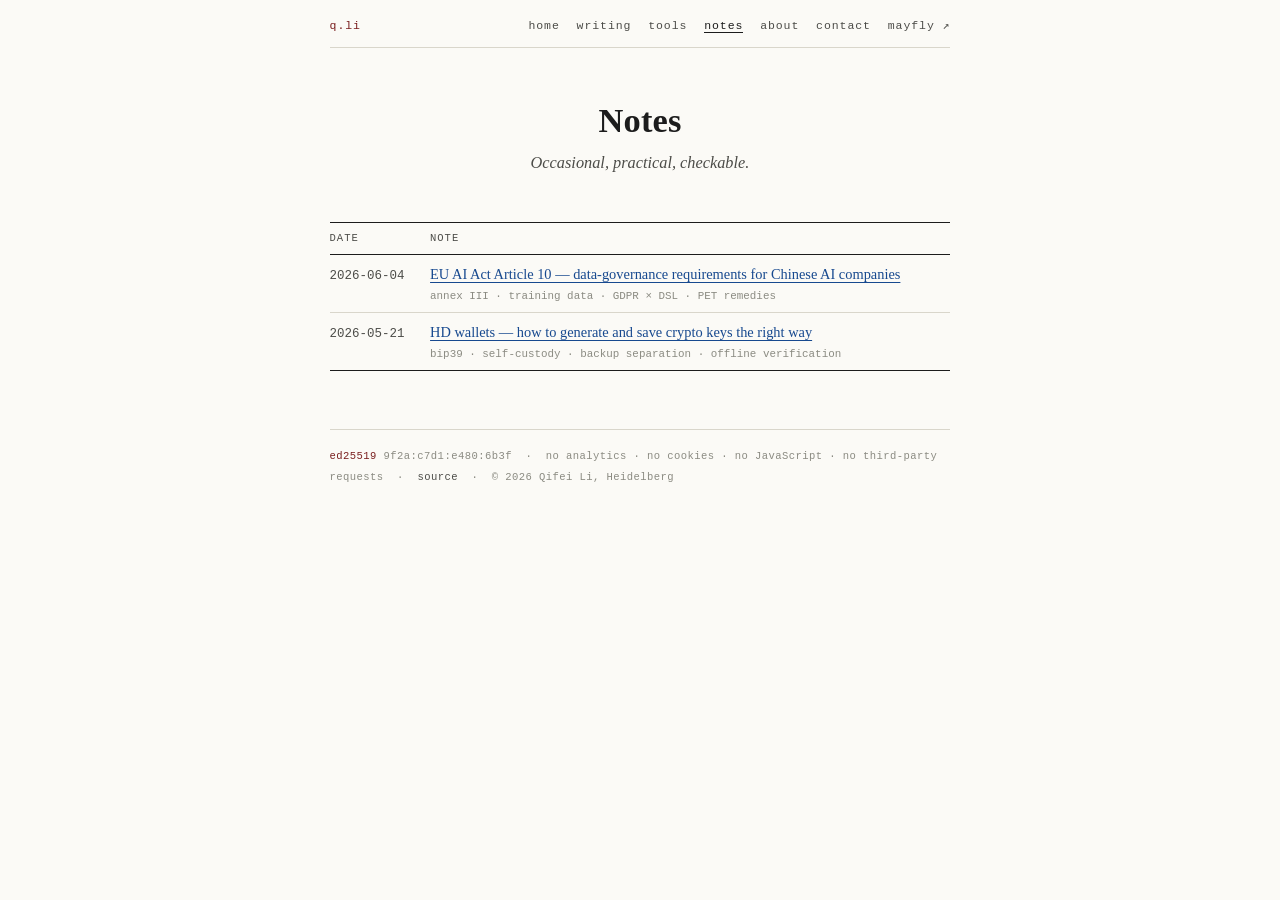
<file: blog/index.html>
<!DOCTYPE html>
<html lang="en">
<head>
  <meta charset="UTF-8" />
  <meta name="viewport" content="width=device-width, initial-scale=1.0" />
  <title>Notes — Qifei Li</title>
  <meta name="description" content="Notes by Qifei Li on the EU AI Act, privacy computing, and applied security." />
  <link rel="icon" type="image/svg+xml" href="../favicon.svg" />
  <link rel="stylesheet" href="../paper.css" />
</head>
<body>
<div class="sheet">

  <nav class="line">
    <a class="mark" href="../index.html">q.li</a>
    <ul>
      <li><a href="../index.html">home</a></li>
      <li><a href="../writing.html">writing</a></li>
      <li><a href="../tools.html">tools</a></li>
      <li><a href="index.html" aria-current="page">notes</a></li>
      <li><a href="../about.html">about</a></li>
      <li><a href="../contact.html">contact</a></li>
      <li><a href="https://mayfly.wiki" target="_blank" rel="noopener noreferrer">mayfly&nbsp;↗</a></li>
    </ul>
  </nav>

  <header class="title">
    <h1>Notes</h1>
    <p class="role">Occasional, practical, checkable.</p>
  </header>

  <section class="sec">
    <table class="bt">
      <thead><tr><th>Date</th><th>Note</th></tr></thead>
      <tbody>
        <tr>
          <td class="num">2026-06-04</td>
          <td>
            <a href="eu-ai-act-art10-chinese-companies/index.html">EU AI Act Article 10 — data-governance requirements for Chinese AI companies</a>
            <span style="display:block;font-family:var(--mono);font-size:0.68rem;color:var(--faint);margin-top:0.15rem">annex III · training data · GDPR × DSL · PET remedies</span>
          </td>
        </tr>
        <tr>
          <td class="num">2026-05-21</td>
          <td>
            <a href="hd-wallet-best-practices/index.html">HD wallets — how to generate and save crypto keys the right way</a>
            <span style="display:block;font-family:var(--mono);font-size:0.68rem;color:var(--faint);margin-top:0.15rem">bip39 · self-custody · backup separation · offline verification</span>
          </td>
        </tr>
      </tbody>
    </table>
  </section>

  <footer class="colophon">
    <span class="k">ed25519</span> 9f2a:c7d1:e480:6b3f &nbsp;·&nbsp;
    no analytics · no cookies · no JavaScript · no third-party requests &nbsp;·&nbsp;
    <a href="https://github.com/7feilee/7feilee.github.io" target="_blank" rel="noopener noreferrer">source</a> &nbsp;·&nbsp;
    © 2026 Qifei Li, Heidelberg
  </footer>

</div>
</body>
</html>
</file>
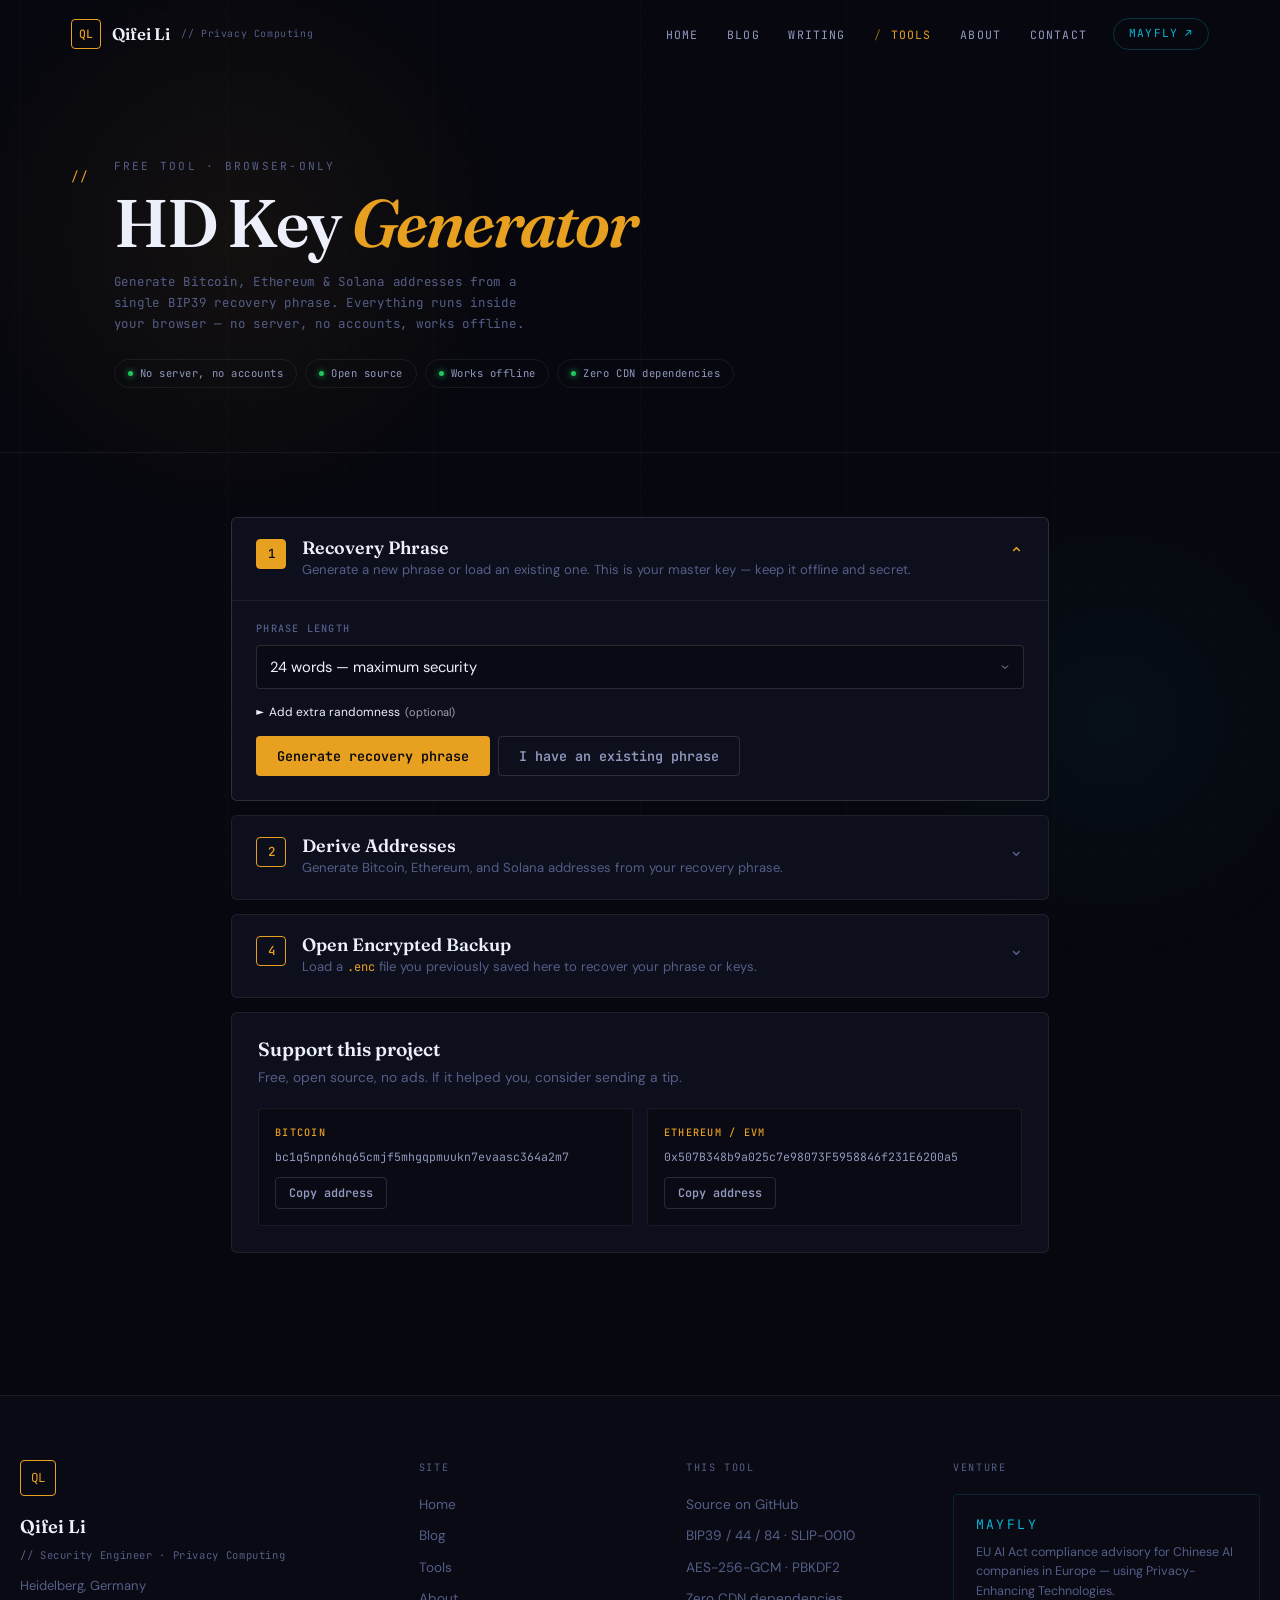
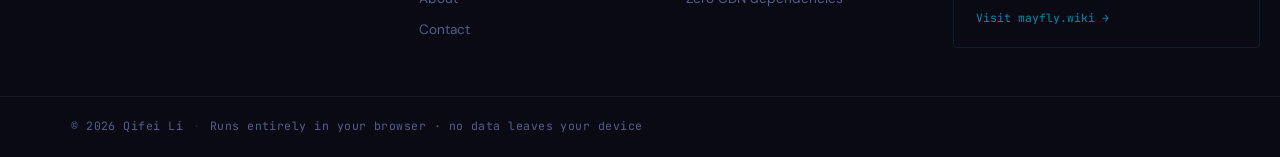
<file: hd-keygen/index.html>
<!DOCTYPE html>
<html lang="en">
<head>
<meta charset="UTF-8"/>
<meta name="viewport" content="width=device-width,initial-scale=1"/>
<title>HD Key Generator — Qifei Li · Free, Private, Browser-Only</title>
<meta name="description" content="Generate Bitcoin, Ethereum, and Solana keys from a BIP39 recovery phrase. Everything runs inside your browser — no server, no accounts, works offline."/>
<link rel="canonical" href="https://7feilee.github.io/hd-keygen/"/>
<link rel="icon" type="image/svg+xml" href="../favicon.svg"/>
<link rel="preconnect" href="https://fonts.googleapis.com"/>
<link rel="preconnect" href="https://fonts.gstatic.com" crossorigin/>
<link href="https://fonts.googleapis.com/css2?family=Fraunces:ital,opsz,wght@0,9..144,400;0,9..144,500;0,9..144,600;0,9..144,700;1,9..144,400;1,9..144,500;1,9..144,600&family=DM+Sans:ital,opsz,wght@0,9..40,300;0,9..40,400;0,9..40,500;1,9..40,400&family=JetBrains+Mono:wght@400;500&display=swap" rel="stylesheet"/>
<link rel="stylesheet" href="../site.css"/>
<style>
/* ===== HD Key Generator — dark "INSTRUMENT" theme (tool-specific) ===== */
.kg-mono{font-family:var(--font-mono)}
/* hero */
.page-head .page-h1{font-size:clamp(2.4rem,6vw,4.2rem);}
.page-h1 em{font-style:italic;color:var(--amber);}
.kg-trust{display:flex;flex-wrap:wrap;gap:0.5rem;margin-top:1.5rem;}
.kg-trust span{font-family:var(--font-mono);font-size:0.66rem;letter-spacing:0.05em;color:var(--text-2);
  border:1px solid var(--line);border-radius:20px;padding:0.32rem 0.8rem;display:inline-flex;align-items:center;gap:0.45rem;}
.kg-trust span::before{content:'';width:5px;height:5px;border-radius:50%;background:var(--green);box-shadow:0 0 6px var(--green);}
/* page wrapper */
.page{position:relative;z-index:1;max-width:920px;margin:0 auto;padding:clamp(2.5rem,5vw,4rem) var(--gutter) 6rem;}
/* step cards */
.step-card{background:var(--surface);border:1px solid var(--line);border-radius:var(--radius-lg);
  margin-bottom:14px;overflow:hidden;transition:border-color .25s;}
.step-card.open{border-color:var(--line-2);}
.step-head{padding:20px 24px;display:flex;align-items:flex-start;gap:16px;cursor:pointer;user-select:none;}
.step-num{width:30px;height:30px;background:transparent;border:1px solid var(--amber);color:var(--amber);
  border-radius:var(--radius);font-family:var(--font-mono);font-size:0.78rem;font-weight:500;
  display:flex;align-items:center;justify-content:center;flex-shrink:0;margin-top:1px;transition:background .25s,color .25s;}
.step-card.open .step-num{background:var(--amber);color:#07080f;}
.step-info h2{font-family:var(--font-display);font-size:1.12rem;font-weight:600;color:var(--text-1);margin-bottom:3px;}
.step-info p{font-size:0.82rem;color:var(--text-3);line-height:1.55;}
.step-info p code{font-family:var(--font-mono);color:var(--amber);font-size:0.92em;}
.step-chevron{margin-left:auto;color:var(--text-3);font-size:18px;transition:transform .2s,color .2s;flex-shrink:0;}
.step-card.open .step-chevron{transform:rotate(180deg);color:var(--amber);}
.step-body{display:none;padding:0 24px 24px;border-top:1px solid var(--line);}
.step-card.open .step-body{display:block;padding-top:20px;}
/* fields */
.field{margin-bottom:14px;}
label{display:block;font-family:var(--font-mono);font-size:0.64rem;font-weight:500;color:var(--text-3);
  margin-bottom:7px;text-transform:uppercase;letter-spacing:0.12em;}
input,select,textarea{width:100%;background:var(--bg-2);border:1px solid var(--line-2);color:var(--text-1);
  border-radius:var(--radius);padding:11px 13px;font-size:0.92rem;font-family:var(--font-body);
  outline:none;transition:border-color .15s,box-shadow .15s;}
input:focus,select:focus,textarea:focus{border-color:var(--amber);box-shadow:0 0 0 3px var(--amber-dim);}
input[type=file]{font-family:var(--font-mono);font-size:0.78rem;color:var(--text-2);padding:9px 13px;}
select{cursor:pointer;appearance:none;background-image:url("data:image/svg+xml,%3Csvg xmlns='http://www.w3.org/2000/svg' width='12' height='12' viewBox='0 0 24 24' fill='none' stroke='%239299be' stroke-width='2'%3E%3Cpath d='M6 9l6 6 6-6'/%3E%3C/svg%3E");background-repeat:no-repeat;background-position:right 12px center;padding-right:34px;}
textarea{font-family:var(--font-mono);font-size:0.8rem;resize:vertical;min-height:68px;line-height:1.6;}
.row{display:flex;gap:12px;flex-wrap:wrap;}
.row>.field{flex:1;min-width:110px;}
.hint{font-size:0.78rem;color:var(--text-3);margin-top:5px;line-height:1.5;}
.hint code{font-family:var(--font-mono);color:var(--amber);font-size:0.92em;}
details summary code{font-family:var(--font-mono);color:var(--amber);}
/* buttons (override site.css .btn) */
.btn{display:inline-flex;align-items:center;gap:7px;padding:10px 20px;border-radius:var(--radius);
  border:1px solid transparent;cursor:pointer;font-size:0.84rem;font-weight:600;letter-spacing:0;
  font-family:var(--font-mono);text-transform:none;transition:background .15s,opacity .15s,border-color .15s,color .15s,transform .15s;white-space:nowrap;}
.btn:hover{transform:translateY(-1px);}
.btn:active{opacity:.85;transform:none;}
.btn:disabled{opacity:.35;cursor:not-allowed;transform:none;}
.btn-primary{background:var(--amber);color:#07080f;}
.btn-primary:hover:not(:disabled){background:var(--amber-2);}
.btn-outline{background:transparent;color:var(--text-2);border-color:var(--line-2);}
.btn-outline:hover:not(:disabled){color:var(--text-1);border-color:var(--text-2);background:rgba(255,255,255,.04);}
.btn-green{background:transparent;color:var(--green);border-color:rgba(34,197,94,.4);}
.btn-green:hover:not(:disabled){background:rgba(34,197,94,.1);border-color:var(--green);}
.btn-danger{background:transparent;color:#f87171;border:1px solid rgba(239,68,68,.35);}
.btn-danger:hover:not(:disabled){background:rgba(239,68,68,.1);border-color:rgba(239,68,68,.6);}
.btn-sm{padding:7px 13px;font-size:0.74rem;}
.btn-row{display:flex;gap:8px;flex-wrap:wrap;margin-top:14px;}
/* mnemonic words */
.word-grid{display:grid;grid-template-columns:repeat(auto-fill,minmax(118px,1fr));gap:7px;margin:14px 0;}
.word-cell{border:1px solid var(--line);border-radius:var(--radius);padding:8px 11px;
  display:flex;align-items:center;gap:9px;background:var(--bg-2);}
.word-num{font-family:var(--font-mono);font-size:0.62rem;color:var(--text-3);min-width:16px;}
.word-val{font-family:var(--font-mono);font-size:0.84rem;font-weight:500;color:var(--text-1);}
/* alerts */
.alert{padding:11px 15px;border-radius:var(--radius);font-size:0.84rem;margin-bottom:13px;line-height:1.55;}
.alert-warn{background:var(--amber-dim);border:1px solid rgba(232,160,32,.3);color:var(--amber-2);}
.alert-success{background:rgba(34,197,94,.08);border:1px solid rgba(34,197,94,.3);color:#6ee7a8;}
.alert-error{background:rgba(239,68,68,.08);border:1px solid rgba(239,68,68,.3);color:#fca5a5;}
.divider{height:1px;background:var(--line);margin:18px 0;}
/* table */
.table-wrap{overflow-x:auto;border:1px solid var(--line);border-radius:var(--radius-lg);}
table{width:100%;border-collapse:collapse;font-size:0.78rem;}
thead th{background:var(--bg-2);padding:10px 13px;text-align:left;font-weight:500;font-family:var(--font-mono);
  font-size:0.64rem;letter-spacing:0.1em;text-transform:uppercase;color:var(--text-3);border-bottom:1px solid var(--line);white-space:nowrap;}
td{padding:10px 13px;border-bottom:1px solid var(--line);vertical-align:middle;color:var(--text-2);}
tr:last-child td{border-bottom:none;}
tbody tr:hover td{background:var(--bg-2);}
.addr{font-family:var(--font-mono);font-size:0.74rem;color:var(--teal);}
.key-val{font-family:var(--font-mono);font-size:0.74rem;color:var(--text-3);
  max-width:140px;overflow:hidden;text-overflow:ellipsis;white-space:nowrap;display:inline-block;vertical-align:middle;}
.path-text{font-family:var(--font-mono);font-size:0.68rem;color:var(--text-3);}
/* chips */
.chip{display:inline-block;padding:2px 8px;border-radius:var(--radius);font-family:var(--font-mono);font-size:0.62rem;font-weight:500;border:1px solid;letter-spacing:0.03em;}
.chip-btc-l{color:var(--amber);background:rgba(232,160,32,.1);border-color:rgba(232,160,32,.3);}
.chip-btc-s{color:var(--amber-2);background:rgba(232,160,32,.06);border-color:rgba(232,160,32,.25);}
.chip-eth{color:#7ab8ff;background:rgba(59,130,246,.1);border-color:rgba(59,130,246,.35);}
.chip-sol{color:#c4a5ff;background:rgba(139,92,246,.1);border-color:rgba(139,92,246,.35);}
/* copy / reveal */
.copy-btn{margin-left:6px;padding:2px 7px;border:1px solid var(--line-2);border-radius:4px;background:transparent;
  color:var(--text-3);font-size:0.62rem;font-family:var(--font-mono);cursor:pointer;
  transition:color .15s,border-color .15s;vertical-align:middle;}
.copy-btn:hover{color:var(--text-1);border-color:var(--text-2);}
.copy-btn.copied{color:var(--green);border-color:rgba(34,197,94,.4);}
.reveal-btn{margin-left:5px;border:none;background:none;color:var(--text-3);font-size:0.62rem;font-family:var(--font-mono);
  cursor:pointer;text-decoration:underline;text-underline-offset:2px;vertical-align:middle;}
.reveal-btn:hover{color:var(--amber);}
/* chain tabs */
.chain-tabs{display:flex;border-bottom:1px solid var(--line);margin-bottom:14px;flex-wrap:wrap;}
.ctab{padding:9px 14px;font-family:var(--font-mono);font-size:0.76rem;font-weight:400;color:var(--text-3);cursor:pointer;
  border:none;background:none;border-bottom:2px solid transparent;margin-bottom:-1px;transition:all .15s;letter-spacing:0.02em;}
.ctab:hover{color:var(--text-1);}
.ctab.active{color:var(--amber);border-bottom-color:var(--amber);}
/* modal */
.overlay{position:fixed;inset:0;background:rgba(5,8,15,.7);z-index:300;backdrop-filter:blur(4px);
  display:flex;align-items:center;justify-content:center;opacity:0;pointer-events:none;transition:opacity .2s;}
.overlay.open{opacity:1;pointer-events:all;}
.modal{background:var(--surface);border:1px solid var(--line-2);border-radius:var(--radius-lg);padding:28px;
  width:410px;max-width:calc(100vw - 32px);box-shadow:0 20px 60px rgba(0,0,0,.5);transform:translateY(10px);transition:transform .2s;}
.overlay.open .modal{transform:translateY(0);}
.modal h3{font-family:var(--font-display);font-size:1.2rem;font-weight:600;color:var(--text-1);margin-bottom:6px;}
.modal-sub{font-size:0.84rem;color:var(--text-3);margin-bottom:20px;}
.pw-wrap{position:relative;}
.pw-wrap input{padding-right:38px;}
.pw-eye{position:absolute;right:11px;top:50%;transform:translateY(-50%);background:none;border:none;color:var(--text-3);cursor:pointer;font-size:0.82rem;}
.pw-eye:hover{color:var(--amber);}
.strength-track{height:3px;background:var(--line);border-radius:2px;margin-top:7px;overflow:hidden;}
.strength-fill{height:100%;border-radius:2px;transition:width .25s,background .25s;width:0%;}
.strength-label{font-family:var(--font-mono);font-size:0.66rem;color:var(--text-3);margin-top:5px;}
.modal-actions{display:flex;gap:8px;margin-top:18px;}
.modal-actions .btn:first-child{flex:1;}
.cmd-hint{margin-top:12px;padding:10px 13px;background:var(--bg-2);border:1px solid var(--line);border-radius:var(--radius);font-size:0.72rem;color:var(--text-3);line-height:1.6;}
.cmd-hint code{font-family:var(--font-mono);color:var(--text-2);font-size:0.94em;}
.cmd-hint summary{color:var(--text-3);}
.cmd-hint details code{color:var(--text-2);}
/* progress / spinner */
.progress-wrap{margin:12px 0;}
.progress-track{height:3px;background:var(--line);border-radius:2px;overflow:hidden;}
.progress-fill{height:100%;background:var(--amber);transition:width .3s;width:0%;}
.progress-label{font-family:var(--font-mono);font-size:0.74rem;color:var(--text-3);margin-top:6px;}
@keyframes spin{to{transform:rotate(360deg)}}
.spinner{width:15px;height:15px;border:2px solid var(--line-2);border-top-color:var(--amber);border-radius:50%;animation:spin .6s linear infinite;display:none;}
/* donate */
.donate-section{background:var(--surface);border:1px solid var(--line);border-radius:var(--radius-lg);padding:26px;margin-bottom:14px;}
.donate-section h3{font-family:var(--font-display);font-size:1.2rem;font-weight:600;color:var(--text-1);margin-bottom:6px;}
.donate-section p{font-size:0.86rem;color:var(--text-3);margin-bottom:20px;}
.donate-grid{display:flex;gap:14px;flex-wrap:wrap;}
.donate-card{flex:1;min-width:220px;border:1px solid var(--line);border-radius:var(--radius);padding:16px;background:var(--bg-2);}
.donate-chain{font-family:var(--font-mono);font-size:0.64rem;font-weight:500;text-transform:uppercase;letter-spacing:0.12em;color:var(--amber);margin-bottom:7px;}
.donate-addr{font-family:var(--font-mono);font-size:0.72rem;word-break:break-all;color:var(--text-2);line-height:1.6;margin-bottom:10px;}
.offline-badge{font-family:var(--font-mono);font-size:0.64rem;color:var(--green);background:rgba(34,197,94,.08);border:1px solid rgba(34,197,94,.25);padding:0.32rem 0.8rem;border-radius:20px;display:inline-flex;align-items:center;gap:0.45rem;}
.hidden{display:none!important;}
</style>
</head>
<body>

<div class="blueprint" aria-hidden="true"></div>
<div class="amb-glow a" aria-hidden="true"></div>
<div class="amb-glow t" aria-hidden="true"></div>

<nav id="nav">
  <div class="wrap nav-inner">
    <a href="../index.html" class="logo">
      <span class="logo-mark">QL</span>
      <span class="logo-name">Qifei&nbsp;Li</span>
      <span class="logo-tag">// Privacy&nbsp;Computing</span>
    </a>
    <ul class="nav-links">
      <li><a href="../index.html" class="nav-link">Home</a></li>
      <li><a href="../blog/index.html" class="nav-link">Blog</a></li>
      <li><a href="../writing.html" class="nav-link">Writing</a></li>
      <li><a href="../tools.html" class="nav-link active">Tools</a></li>
      <li><a href="../about.html" class="nav-link">About</a></li>
      <li><a href="../contact.html" class="nav-link">Contact</a></li>
      <li><a href="https://mayfly.wiki" target="_blank" rel="noopener noreferrer" class="nav-venture"><span>MAYFLY</span> ↗</a></li>
    </ul>
    <button class="mobile-toggle" id="navToggle" aria-label="Toggle menu" aria-expanded="false"><span></span><span></span></button>
  </div>
  <div class="mobile-menu" id="mobileMenu">
    <a href="../index.html" class="mobile-link">Home</a>
    <a href="../blog/index.html" class="mobile-link">Blog</a>
    <a href="../writing.html" class="mobile-link">Writing</a>
    <a href="../tools.html" class="mobile-link">Tools</a>
    <a href="../about.html" class="mobile-link">About</a>
    <a href="../contact.html" class="mobile-link">Contact</a>
    <a href="https://mayfly.wiki" target="_blank" rel="noopener noreferrer" class="mobile-link mv">MAYFLY — EU AI Act Advisory ↗</a>
  </div>
</nav>

<header class="page-head">
  <div class="wrap page-head-row">
    <span class="page-head-idx">//</span>
    <div>
      <span class="page-kicker">Free Tool · Browser-Only</span>
      <h1 class="page-h1">HD Key <em>Generator</em></h1>
      <p class="page-sub">Generate Bitcoin, Ethereum &amp; Solana addresses from a single BIP39 recovery phrase. Everything runs inside your browser — no server, no accounts, works offline.</p>
      <div class="kg-trust">
        <span>No server, no accounts</span>
        <span>Open source</span>
        <span>Works offline</span>
        <span>Zero CDN dependencies</span>
      </div>
    </div>
  </div>
</header>

<div class="page">

<!-- Step 1: Recovery Phrase -->
<div class="step-card open" id="card-1">
  <div class="step-head" onclick="toggleCard('card-1')">
    <span class="step-num">1</span>
    <div class="step-info">
      <h2>Recovery Phrase</h2>
      <p>Generate a new phrase or load an existing one. This is your master key — keep it offline and secret.</p>
    </div>
    <span class="step-chevron">&#8964;</span>
  </div>
  <div class="step-body">
    <div class="field">
      <label>Phrase length</label>
      <select id="word-count">
        <option value="12">12 words</option>
        <option value="15">15 words</option>
        <option value="18">18 words</option>
        <option value="21">21 words</option>
        <option value="24" selected>24 words — maximum security</option>
      </select>
    </div>
    <details id="extra-entropy-details" style="margin-bottom:13px">
      <summary style="cursor:pointer;font-size:12px;color:var(--sub);user-select:none;list-style:none;display:flex;align-items:center;gap:5px">
        <span id="extra-entropy-arrow" style="font-size:10px;transition:transform .15s">&#9658;</span>
        Add extra randomness <span style="font-size:11px;opacity:.65">(optional)</span>
      </summary>
      <div style="margin-top:10px">
        <textarea id="extra-entropy" rows="3" placeholder="Mash the keyboard, type random characters, paste clipboard noise… anything helps. Your text is SHA-256 hashed and XOR'd with the browser's crypto.getRandomValues output."></textarea>
        <p class="hint">Even left blank your keys are secure — <code>crypto.getRandomValues</code> is always the primary source.</p>
      </div>
    </details>
    <div class="btn-row">
      <button class="btn btn-primary" onclick="generateMnemonic()">Generate recovery phrase</button>
      <button class="btn btn-outline" onclick="toggleImport()">I have an existing phrase</button>
    </div>

    <div id="import-box" class="hidden" style="margin-top:14px">
      <div class="field">
        <label>Type or paste your recovery phrase</label>
        <textarea id="import-input" placeholder="word1 word2 word3 …"></textarea>
      </div>
      <div id="import-status"></div>
      <div class="btn-row">
        <button class="btn btn-primary" onclick="importMnemonic()">Load phrase</button>
        <button class="btn btn-outline" onclick="hideImport()">Cancel</button>
      </div>
    </div>

    <div id="mnemonic-display" class="hidden">
      <div class="divider"></div>
      <div class="alert alert-warn">&#9888; Write these words on paper now. Do not screenshot. Do not type them into any other app.</div>
      <div style="display:flex;align-items:center;justify-content:space-between;flex-wrap:wrap;gap:8px;margin-bottom:6px">
        <label style="margin:0">Your recovery phrase</label>
        <div style="display:flex;gap:6px;flex-wrap:wrap">
          <button class="btn btn-outline btn-sm" onclick="copyMnemonic()">Copy words</button>
          <button class="btn btn-green btn-sm" onclick="exportEncrypted('master')">Save encrypted</button>
          <button class="btn btn-danger btn-sm" onclick="clearAll()">Clear &amp; forget</button>
        </div>
      </div>
      <div class="word-grid" id="word-grid"></div>
    </div>
  </div>
</div>

<!-- Step 2: Derive Addresses -->
<div class="step-card" id="card-2">
  <div class="step-head" onclick="toggleCard('card-2')">
    <span class="step-num">2</span>
    <div class="step-info">
      <h2>Derive Addresses</h2>
      <p>Generate Bitcoin, Ethereum, and Solana addresses from your recovery phrase.</p>
    </div>
    <span class="step-chevron">&#8964;</span>
  </div>
  <div class="step-body">
    <div class="row">
      <div class="field">
        <label>Account</label>
        <input type="number" id="derive-account" value="0" min="0"/>
        <div class="hint">0 = main, 1 = separate, …</div>
      </div>
      <div class="field">
        <label>First index</label>
        <input type="number" id="derive-from" value="0" min="0"/>
      </div>
      <div class="field">
        <label>Last index</label>
        <input type="number" id="derive-to" value="4" min="0"/>
        <div class="hint">Max +49 at a time</div>
      </div>
    </div>
    <div class="progress-wrap hidden" id="derive-progress">
      <div class="progress-track"><div class="progress-fill" id="derive-progress-fill"></div></div>
      <div class="progress-label" id="derive-progress-label">Computing keys…</div>
    </div>
    <div class="btn-row">
      <button class="btn btn-primary" id="btn-derive" onclick="deriveKeys()">Generate addresses</button>
      <div class="spinner" id="derive-spinner"></div>
    </div>
  </div>
</div>

<!-- Step 3: Keys table -->
<div class="step-card hidden" id="card-3">
  <div class="step-head" onclick="toggleCard('card-3')">
    <span class="step-num">3</span>
    <div class="step-info">
      <h2>Your Addresses &amp; Keys</h2>
      <p>Share <strong>addresses</strong> to receive funds. Keep <strong>private keys</strong> completely secret.</p>
    </div>
    <span class="step-chevron">&#8964;</span>
  </div>
  <div class="step-body">
    <div style="display:flex;align-items:center;justify-content:space-between;flex-wrap:wrap;gap:8px;margin-bottom:12px">
      <div class="chain-tabs">
        <button class="ctab active" data-chain="btc-legacy" onclick="switchChain('btc-legacy')">BTC Classic</button>
        <button class="ctab" data-chain="btc-segwit" onclick="switchChain('btc-segwit')">BTC SegWit</button>
        <button class="ctab" data-chain="eth" onclick="switchChain('eth')">Ethereum</button>
        <button class="ctab" data-chain="sol" onclick="switchChain('sol')">Solana</button>
        <button class="ctab" data-chain="all" onclick="switchChain('all')">All</button>
      </div>
      <div style="display:flex;gap:6px;align-items:center">
        <span class="hint" id="keys-count" style="margin:0"></span>
        <button class="btn btn-green btn-sm" onclick="exportEncrypted('derived')">Save keys encrypted</button>
      </div>
    </div>
    <div class="table-wrap">
      <table><thead id="table-head"></thead><tbody id="table-body"></tbody></table>
    </div>
  </div>
</div>

<!-- Step 4: Open encrypted -->
<div class="step-card" id="card-4">
  <div class="step-head" onclick="toggleCard('card-4')">
    <span class="step-num">4</span>
    <div class="step-info">
      <h2>Open Encrypted Backup</h2>
      <p>Load a <code>.enc</code> file you previously saved here to recover your phrase or keys.</p>
    </div>
    <span class="step-chevron">&#8964;</span>
  </div>
  <div class="step-body">
    <div class="field">
      <label>Encrypted file (.enc)</label>
      <input type="file" id="import-file" accept=".enc"/>
    </div>
    <div class="field">
      <label>Passphrase</label>
      <div class="pw-wrap">
        <input type="password" id="import-pw" placeholder="Enter the passphrase you used when saving"/>
        <button class="pw-eye" type="button" onclick="togglePw('import-pw',this)">&#9673;</button>
      </div>
    </div>
    <div id="import-file-status"></div>
    <div class="btn-row">
      <button class="btn btn-primary" onclick="decryptFile()">Open file</button>
    </div>
    <div id="import-result" class="hidden" style="margin-top:14px">
      <div class="alert alert-success" id="import-result-msg"></div>
      <textarea id="import-result-text" style="min-height:120px;margin-top:8px" readonly></textarea>
    </div>
  </div>
</div>

<!-- Donate -->
<div class="donate-section">
  <h3>Support this project</h3>
  <p>Free, open source, no ads. If it helped you, consider sending a tip.</p>
  <div class="donate-grid">
    <div class="donate-card">
      <div class="donate-chain">Bitcoin</div>
      <div class="donate-addr">bc1q5npn6hq65cmjf5mhgqpmuukn7evaasc364a2m7</div>
      <button class="btn btn-outline btn-sm" onclick="copyVal(this,'bc1q5npn6hq65cmjf5mhgqpmuukn7evaasc364a2m7')">Copy address</button>
    </div>
    <div class="donate-card">
      <div class="donate-chain">Ethereum / EVM</div>
      <div class="donate-addr">0x507B348b9a025c7e98073F5958846f231E6200a5</div>
      <button class="btn btn-outline btn-sm" onclick="copyVal(this,'0x507B348b9a025c7e98073F5958846f231E6200a5')">Copy address</button>
    </div>
  </div>
</div>

</div><!-- /page -->

<footer class="footer">
  <div class="wrap footer-grid">
    <div>
      <div class="f-brand-mark">QL</div>
      <span class="f-brand-name">Qifei Li</span>
      <span class="f-brand-tag">// Security Engineer · Privacy Computing</span>
      <p class="f-brand-loc">Heidelberg, Germany</p>
    </div>
    <div><p class="f-col-title">Site</p><nav class="f-nav">
        <a href="../index.html" class="f-link">Home</a>
        <a href="../blog/index.html" class="f-link">Blog</a>
        <a href="../tools.html" class="f-link">Tools</a>
        <a href="../about.html" class="f-link">About</a>
        <a href="../contact.html" class="f-link">Contact</a></nav></div>
    <div><p class="f-col-title">This Tool</p><nav class="f-nav">
        <a href="https://github.com/7feilee/7feilee.github.io" target="_blank" rel="noopener noreferrer" class="f-link">Source on GitHub</a>
        <span class="f-link" style="cursor:default">BIP39 / 44 / 84 · SLIP-0010</span>
        <span class="f-link" style="cursor:default">AES-256-GCM · PBKDF2</span>
        <span class="f-link" style="cursor:default">Zero CDN dependencies</span></nav></div>
    <div><p class="f-col-title">Venture</p>
      <a href="https://mayfly.wiki" target="_blank" rel="noopener noreferrer" class="f-venture">
        <span class="f-venture-logo">MAYFLY</span>
        <span class="f-venture-desc">EU AI Act compliance advisory for Chinese AI companies in Europe — using Privacy-Enhancing Technologies.</span>
        <span class="f-venture-cta">Visit mayfly.wiki →</span></a></div>
  </div>
  <div class="footer-bottom"><div class="wrap footer-bottom-inner">
      <span>© 2026 Qifei Li</span><span class="sep">·</span>
      <span>Runs entirely in your browser · no data leaves your device</span>
  </div></div>
</footer>

<!-- Export modal -->
<div class="overlay" id="export-overlay" onclick="maybeCloseModal(event)">
  <div class="modal">
    <h3 id="modal-title">Save encrypted backup</h3>
    <p class="modal-sub" id="modal-subtitle">Protects your file with AES-256-GCM encryption</p>
    <div class="field">
      <label>Passphrase (min. 8 characters)</label>
      <div class="pw-wrap">
        <input type="password" id="export-pw" placeholder="Choose a strong passphrase" oninput="updateStrength()"/>
        <button class="pw-eye" type="button" onclick="togglePw('export-pw',this)">&#9673;</button>
      </div>
      <div class="strength-track"><div class="strength-fill" id="strength-fill"></div></div>
      <div class="strength-label" id="strength-label"></div>
    </div>
    <div class="field">
      <label>Confirm passphrase</label>
      <div class="pw-wrap">
        <input type="password" id="export-pw2" placeholder="Type it again"/>
        <button class="pw-eye" type="button" onclick="togglePw('export-pw2',this)">&#9673;</button>
      </div>
    </div>
    <div id="modal-alert"></div>
    <div class="modal-actions">
      <button class="btn btn-primary" id="btn-export-confirm" onclick="confirmExport()">Download .enc file</button>
      <button class="btn btn-outline" onclick="closeModal()">Cancel</button>
    </div>
    <div class="cmd-hint">Encrypted with <code>AES-256-GCM</code> + <code>PBKDF2-SHA256</code> &middot; 600,000 iterations
      <details style="margin-top:8px">
        <summary style="cursor:pointer;font-size:11px;color:var(--muted);user-select:none">Decrypt offline without a browser &#9658;</summary>
        <p style="margin:7px 0 5px;font-size:11px;color:var(--muted)">Replace <code>PASSPHRASE</code> with your passphrase. The filename is shown in the download prompt.</p>
        <div style="font-size:10px;font-weight:600;margin-bottom:3px">Node.js <span style="font-weight:400;color:var(--muted)">(no install needed)</span></div>
        <code id="cmd-node" style="display:block;word-break:break-all;font-size:10px;line-height:1.6">node -e "const d=require('fs').readFileSync('master_key.enc'),c=require('crypto');const k=c.pbkdf2Sync('PASSPHRASE',d.slice(5,37),600000,32,'sha256'),g=c.createDecipheriv('aes-256-gcm',k,d.slice(37,49));g.setAuthTag(d.slice(-16));process.stdout.write(g.update(d.slice(49,-16),'','utf8')+g.final('utf8'))"</code>
        <div style="font-size:10px;font-weight:600;margin-top:8px;margin-bottom:3px">Python <span style="font-weight:400;color:var(--muted)">(pip install cryptography)</span></div>
        <code id="cmd-python" style="display:block;word-break:break-all;font-size:10px;line-height:1.6">python3 -c "import hashlib;from cryptography.hazmat.primitives.ciphers.aead import AESGCM;d=open('master_key.enc','rb').read();k=hashlib.pbkdf2_hmac('sha256',b'PASSPHRASE',d[5:37],600000);print(AESGCM(k).decrypt(d[37:49],d[49:],None).decode())"</code>
      </details>
    </div>
  </div>
</div>

<script>
const secp = (()=>{
const n=BigInt(0),i=BigInt(1),o=BigInt(2),s=BigInt(3),a=BigInt(8),c=Object.freeze({a:n,b:BigInt(7),P:BigInt("0xfffffffffffffffffffffffffffffffffffffffffffffffffffffffefffffc2f"),n:BigInt("0xfffffffffffffffffffffffffffffffebaaedce6af48a03bbfd25e8cd0364141"),h:i,Gx:BigInt("55066263022277343669578718895168534326250603453777594175500187360389116729240"),Gy:BigInt("32670510020758816978083085130507043184471273380659243275938904335757337482424"),beta:BigInt("0x7ae96a2b657c07106e64479eac3434e99cf0497512f58995c1396c28719501ee")}),f=(t,e)=>(t+e/o)/e,h={beta:BigInt("0x7ae96a2b657c07106e64479eac3434e99cf0497512f58995c1396c28719501ee"),splitScalar(t){const{n:e}=c,r=BigInt("0x3086d221a7d46bcde86c90e49284eb15"),n=-i*BigInt("0xe4437ed6010e88286f547fa90abfe4c3"),o=BigInt("0x114ca50f7a8e2f3f657c1108d9d44cfd8"),s=r,a=BigInt("0x100000000000000000000000000000000"),h=f(s*t,e),u=f(-n*t,e);let l=O(t-h*r-u*o,e),y=O(-h*n-u*s,e);const d=l>a,w=y>a;if(d&&(l=e-l),w&&(y=e-y),l>a||y>a)throw new Error("splitScalarEndo: Endomorphism failed, k="+t);return{k1neg:d,k1:l,k2neg:w,k2:y}}},u=32,l=32;function y(t){const{a:e,b:r}=c,n=O(t*t),i=O(n*t);return O(i+e*t+r)}const d=c.a===n;class w extends Error{constructor(t){super(t)}}function g(t){if(!(t instanceof m))throw new TypeError("JacobianPoint expected")}class m{constructor(t,e,r){this.x=t,this.y=e,this.z=r}static fromAffine(t){if(!(t instanceof x))throw new TypeError("JacobianPoint#fromAffine: expected Point");return t.equals(x.ZERO)?m.ZERO:new m(t.x,t.y,i)}static toAffineBatch(t){const e=function(t,e=c.P){const r=new Array(t.length),o=Z(t.reduce(((t,i,o)=>i===n?t:(r[o]=t,O(t*i,e))),i),e);return t.reduceRight(((t,i,o)=>i===n?t:(r[o]=O(t*r[o],e),O(t*i,e))),o),r}(t.map((t=>t.z)));return t.map(((t,r)=>t.toAffine(e[r])))}static normalizeZ(t){return m.toAffineBatch(t).map(m.fromAffine)}equals(t){g(t);const{x:e,y:r,z:n}=this,{x:i,y:o,z:s}=t,a=O(n*n),c=O(s*s),f=O(e*c),h=O(i*a),u=O(O(r*s)*c),l=O(O(o*n)*a);return f===h&&u===l}negate(){return new m(this.x,O(-this.y),this.z)}double(){const{x:t,y:e,z:r}=this,n=O(t*t),i=O(e*e),c=O(i*i),f=t+i,h=O(o*(O(f*f)-n-c)),u=O(s*n),l=O(u*u),y=O(l-o*h),d=O(u*(h-y)-a*c),w=O(o*e*r);return new m(y,d,w)}add(t){g(t);const{x:e,y:r,z:i}=this,{x:s,y:a,z:c}=t;if(s===n||a===n)return this;if(e===n||r===n)return t;const f=O(i*i),h=O(c*c),u=O(e*h),l=O(s*f),y=O(O(r*c)*h),d=O(O(a*i)*f),w=O(l-u),p=O(d-y);if(w===n)return p===n?this.double():m.ZERO;const E=O(w*w),x=O(w*E),b=O(u*E),v=O(p*p-x-o*b),S=O(p*(b-v)-y*x),A=O(i*c*w);return new m(v,S,A)}subtract(t){return this.add(t.negate())}multiplyUnsafe(t){const e=m.ZERO;if("bigint"==typeof t&&t===n)return e;let r=$(t);if(r===i)return this;if(!d){let t=e,o=this;for(;r>n;)r&i&&(t=t.add(o)),o=o.double(),r>>=i;return t}let{k1neg:o,k1:s,k2neg:a,k2:c}=h.splitScalar(r),f=e,u=e,l=this;for(;s>n||c>n;)s&i&&(f=f.add(l)),c&i&&(u=u.add(l)),l=l.double(),s>>=i,c>>=i;return o&&(f=f.negate()),a&&(u=u.negate()),u=new m(O(u.x*h.beta),u.y,u.z),f.add(u)}precomputeWindow(t){const e=d?128/t+1:256/t+1,r=[];let n=this,i=n;for(let o=0;o<e;o++){i=n,r.push(i);for(let e=1;e<2**(t-1);e++)i=i.add(n),r.push(i);n=i.double()}return r}wNAF(t,e){!e&&this.equals(m.BASE)&&(e=x.BASE);const r=e&&e._WINDOW_SIZE||1;if(256%r)throw new Error("Point#wNAF: Invalid precomputation window, must be power of 2");let n=e&&E.get(e);n||(n=this.precomputeWindow(r),e&&1!==r&&(n=m.normalizeZ(n),E.set(e,n)));let o=m.ZERO,s=m.BASE;const a=1+(d?128/r:256/r),c=2**(r-1),f=BigInt(2**r-1),h=2**r,u=BigInt(r);for(let e=0;e<a;e++){const r=e*c;let a=Number(t&f);t>>=u,a>c&&(a-=h,t+=i);const l=r,y=r+Math.abs(a)-1,d=e%2!=0,w=a<0;0===a?s=s.add(p(d,n[l])):o=o.add(p(w,n[y]))}return{p:o,f:s}}multiply(t,e){let r,n,i=$(t);if(d){const{k1neg:t,k1:o,k2neg:s,k2:a}=h.splitScalar(i);let{p:c,f:f}=this.wNAF(o,e),{p:u,f:l}=this.wNAF(a,e);c=p(t,c),u=p(s,u),u=new m(O(u.x*h.beta),u.y,u.z),r=c.add(u),n=f.add(l)}else{const{p:t,f:o}=this.wNAF(i,e);r=t,n=o}return m.normalizeZ([r,n])[0]}toAffine(t){const{x:e,y:r,z:n}=this,o=this.equals(m.ZERO);null==t&&(t=o?a:Z(n));const s=t,c=O(s*s),f=O(c*s),h=O(e*c),u=O(r*f),l=O(n*s);if(o)return x.ZERO;if(l!==i)throw new Error("invZ was invalid");return new x(h,u)}}function p(t,e){const r=e.negate();return t?r:e}m.BASE=new m(c.Gx,c.Gy,i),m.ZERO=new m(n,i,n);const E=new WeakMap;class x{constructor(t,e){this.x=t,this.y=e}_setWindowSize(t){this._WINDOW_SIZE=t,E.delete(this)}hasEvenY(){return this.y%o===n}static fromCompressedHex(t){const e=32===t.length,r=T(e?t:t.subarray(1));if(!W(r))throw new Error("Point is not on curve");let n=function(t){const{P:e}=c,r=BigInt(6),n=BigInt(11),i=BigInt(22),a=BigInt(23),f=BigInt(44),h=BigInt(88),u=t*t*t%e,l=u*u*t%e,y=C(l,s)*l%e,d=C(y,s)*l%e,w=C(d,o)*u%e,g=C(w,n)*w%e,m=C(g,i)*g%e,p=C(m,f)*m%e,E=C(p,h)*p%e,x=C(E,f)*m%e,b=C(x,s)*l%e,v=C(b,a)*g%e,S=C(v,r)*u%e,A=C(S,o);if(A*A%e!==t)throw new Error("Cannot find square root");return A}(y(r));const a=(n&i)===i;if(e)a&&(n=O(-n));else{!(1&~t[0])!==a&&(n=O(-n))}const f=new x(r,n);return f.assertValidity(),f}static fromUncompressedHex(t){const e=T(t.subarray(1,33)),r=T(t.subarray(33,65)),n=new x(e,r);return n.assertValidity(),n}static fromHex(t){const e=N(t),r=e.length,n=e[0];if(r===u)return this.fromCompressedHex(e);if(33===r&&(2===n||3===n))return this.fromCompressedHex(e);if(65===r&&4===n)return this.fromUncompressedHex(e);throw new Error(`Point.fromHex: received invalid point. Expected 32-33 compressed bytes or 65 uncompressed bytes, not ${r}`)}static fromPrivateKey(t){return x.BASE.multiply(F(t))}static fromSignature(t,e,r){const{r:n,s:i}=L(e);if(![0,1,2,3].includes(r))throw new Error("Cannot recover: invalid recovery bit");const o=V(N(t)),{n:s}=c,a=2===r||3===r?n+s:n,f=Z(a,s),h=O(-o*f,s),u=O(i*f,s),l=1&r?"03":"02",y=x.fromHex(l+H(a)),d=x.BASE.multiplyAndAddUnsafe(y,h,u);if(!d)throw new Error("Cannot recover signature: point at infinify");return d.assertValidity(),d}toRawBytes(t=!1){return z(this.toHex(t))}toHex(t=!1){const e=H(this.x);if(t){return`${this.hasEvenY()?"02":"03"}${e}`}return`04${e}${H(this.y)}`}toHexX(){return this.toHex(!0).slice(2)}toRawX(){return this.toRawBytes(!0).slice(1)}assertValidity(){const t="Point is not on elliptic curve",{x:e,y:r}=this;if(!W(e)||!W(r))throw new Error(t);const i=O(r*r);if(O(i-y(e))!==n)throw new Error(t)}equals(t){return this.x===t.x&&this.y===t.y}negate(){return new x(this.x,O(-this.y))}double(){return m.fromAffine(this).double().toAffine()}add(t){return m.fromAffine(this).add(m.fromAffine(t)).toAffine()}subtract(t){return this.add(t.negate())}multiply(t){return m.fromAffine(this).multiply(t,this).toAffine()}multiplyAndAddUnsafe(t,e,r){const o=m.fromAffine(this),s=e===n||e===i||this!==x.BASE?o.multiplyUnsafe(e):o.multiply(e),a=m.fromAffine(t).multiplyUnsafe(r),c=s.add(a);return c.equals(m.ZERO)?void 0:c.toAffine()}}function b(t){return Number.parseInt(t[0],16)>=8?"00"+t:t}function v(t){if(t.length<2||2!==t[0])throw new Error(`Invalid signature integer tag: ${I(t)}`);const e=t[1],r=t.subarray(2,e+2);if(!e||r.length!==e)throw new Error("Invalid signature integer: wrong length");if(0===r[0]&&r[1]<=127)throw new Error("Invalid signature integer: trailing length");return{data:T(r),left:t.subarray(e+2)}}x.BASE=new x(c.Gx,c.Gy),x.ZERO=new x(n,n);class S{constructor(t,e){this.r=t,this.s=e,this.assertValidity()}static fromCompact(t){const e=t instanceof Uint8Array,r="Signature.fromCompact";if("string"!=typeof t&&!e)throw new TypeError(`${r}: Expected string or Uint8Array`);const n=e?I(t):t;if(128!==n.length)throw new Error(`${r}: Expected 64-byte hex`);return new S(P(n.slice(0,64)),P(n.slice(64,128)))}static fromDER(t){const e=t instanceof Uint8Array;if("string"!=typeof t&&!e)throw new TypeError("Signature.fromDER: Expected string or Uint8Array");const{r:r,s:n}=function(t){if(t.length<2||48!=t[0])throw new Error(`Invalid signature tag: ${I(t)}`);if(t[1]!==t.length-2)throw new Error("Invalid signature: incorrect length");const{data:e,left:r}=v(t.subarray(2)),{data:n,left:i}=v(r);if(i.length)throw new Error(`Invalid signature: left bytes after parsing: ${I(i)}`);return{r:e,s:n}}(e?t:z(t));return new S(r,n)}static fromHex(t){return this.fromDER(t)}assertValidity(){const{r:t,s:e}=this;if(!K(t))throw new Error("Invalid Signature: r must be 0 < r < n");if(!K(e))throw new Error("Invalid Signature: s must be 0 < s < n")}hasHighS(){const t=c.n>>i;return this.s>t}normalizeS(){return this.hasHighS()?new S(this.r,O(-this.s,c.n)):this}toDERRawBytes(){return z(this.toDERHex())}toDERHex(){const t=b(k(this.s)),e=b(k(this.r)),r=t.length/2,n=e.length/2,i=k(r),o=k(n);return`30${k(n+r+4)}02${o}${e}02${i}${t}`}toRawBytes(){return this.toDERRawBytes()}toHex(){return this.toDERHex()}toCompactRawBytes(){return z(this.toCompactHex())}toCompactHex(){return H(this.r)+H(this.s)}}function A(...t){if(!t.every((t=>t instanceof Uint8Array)))throw new Error("Uint8Array list expected");if(1===t.length)return t[0];const e=t.reduce(((t,e)=>t+e.length),0),r=new Uint8Array(e);for(let e=0,n=0;e<t.length;e++){const i=t[e];r.set(i,n),n+=i.length}return r}const B=Array.from({length:256},((t,e)=>e.toString(16).padStart(2,"0")));function I(t){if(!(t instanceof Uint8Array))throw new Error("Expected Uint8Array");let e="";for(let r=0;r<t.length;r++)e+=B[t[r]];return e}const R=BigInt("0x10000000000000000000000000000000000000000000000000000000000000000");function H(t){if("bigint"!=typeof t)throw new Error("Expected bigint");if(!(n<=t&&t<R))throw new Error("Expected number 0 <= n < 2^256");return t.toString(16).padStart(64,"0")}function U(t){const e=z(H(t));if(32!==e.length)throw new Error("Error: expected 32 bytes");return e}function k(t){const e=t.toString(16);return 1&e.length?`0${e}`:e}function P(t){if("string"!=typeof t)throw new TypeError("hexToNumber: expected string, got "+typeof t);return BigInt(`0x${t}`)}function z(t){if("string"!=typeof t)throw new TypeError("hexToBytes: expected string, got "+typeof t);if(t.length%2)throw new Error("hexToBytes: received invalid unpadded hex"+t.length);const e=new Uint8Array(t.length/2);for(let r=0;r<e.length;r++){const n=2*r,i=t.slice(n,n+2),o=Number.parseInt(i,16);if(Number.isNaN(o)||o<0)throw new Error("Invalid byte sequence");e[r]=o}return e}function T(t){return P(I(t))}function N(t){return t instanceof Uint8Array?Uint8Array.from(t):z(t)}function $(t){if("number"==typeof t&&Number.isSafeInteger(t)&&t>0)return BigInt(t);if("bigint"==typeof t&&K(t))return t;throw new TypeError("Expected valid private scalar: 0 < scalar < curve.n")}function O(t,e=c.P){const r=t%e;return r>=n?r:e+r}function C(t,e){const{P:r}=c;let i=t;for(;e-- >n;)i*=i,i%=r;return i}function Z(t,e=c.P){if(t===n||e<=n)throw new Error(`invert: expected positive integers, got n=${t} mod=${e}`);let r=O(t,e),o=e,s=n,a=i;for(;r!==n;){const t=o%r,e=s-a*(o/r);o=r,r=t,s=a,a=e}if(o!==i)throw new Error("invert: does not exist");return O(s,e)}function V(t,e=!1){const r=function(t){const e=8*t.length-256,r=T(t);return e>0?r>>BigInt(e):r}(t);if(e)return r;const{n:n}=c;return r>=n?r-n:r}let _,D;class q{constructor(t,e){if(this.hashLen=t,this.qByteLen=e,"number"!=typeof t||t<2)throw new Error("hashLen must be a number");if("number"!=typeof e||e<2)throw new Error("qByteLen must be a number");this.v=new Uint8Array(t).fill(1),this.k=new Uint8Array(t).fill(0),this.counter=0}hmac(...t){return Et.hmacSha256(this.k,...t)}hmacSync(...t){return D(this.k,...t)}checkSync(){if("function"!=typeof D)throw new w("hmacSha256Sync needs to be set")}incr(){if(this.counter>=1e3)throw new Error("Tried 1,000 k values for sign(), all were invalid");this.counter+=1}async reseed(t=new Uint8Array){this.k=await this.hmac(this.v,Uint8Array.from([0]),t),this.v=await this.hmac(this.v),0!==t.length&&(this.k=await this.hmac(this.v,Uint8Array.from([1]),t),this.v=await this.hmac(this.v))}reseedSync(t=new Uint8Array){this.checkSync(),this.k=this.hmacSync(this.v,Uint8Array.from([0]),t),this.v=this.hmacSync(this.v),0!==t.length&&(this.k=this.hmacSync(this.v,Uint8Array.from([1]),t),this.v=this.hmacSync(this.v))}async generate(){this.incr();let t=0;const e=[];for(;t<this.qByteLen;){this.v=await this.hmac(this.v);const r=this.v.slice();e.push(r),t+=this.v.length}return A(...e)}generateSync(){this.checkSync(),this.incr();let t=0;const e=[];for(;t<this.qByteLen;){this.v=this.hmacSync(this.v);const r=this.v.slice();e.push(r),t+=this.v.length}return A(...e)}}function K(t){return n<t&&t<c.n}function W(t){return n<t&&t<c.P}function j(t,e,r,o=!0){const{n:s}=c,a=V(t,!0);if(!K(a))return;const f=Z(a,s),h=x.BASE.multiply(a),u=O(h.x,s);if(u===n)return;const l=O(f*O(e+r*u,s),s);if(l===n)return;let y=new S(u,l),d=(h.x===y.r?0:2)|Number(h.y&i);return o&&y.hasHighS()&&(y=y.normalizeS(),d^=1),{sig:y,recovery:d}}function F(t){let e;if("bigint"==typeof t)e=t;else if("number"==typeof t&&Number.isSafeInteger(t)&&t>0)e=BigInt(t);else if("string"==typeof t){if(64!==t.length)throw new Error("Expected 32 bytes of private key");e=P(t)}else{if(!(t instanceof Uint8Array))throw new TypeError("Expected valid private key");if(t.length!==l)throw new Error("Expected 32 bytes of private key");e=T(t)}if(!K(e))throw new Error("Expected private key: 0 < key < n");return e}function G(t){return t instanceof x?(t.assertValidity(),t):x.fromHex(t)}function L(t){if(t instanceof S)return t.assertValidity(),t;try{return S.fromDER(t)}catch(e){return S.fromCompact(t)}}function X(t,e=!1){return x.fromPrivateKey(t).toRawBytes(e)}function M(t,e,r,n=!1){return x.fromSignature(t,e,r).toRawBytes(n)}function Y(t){const e=t instanceof Uint8Array,r="string"==typeof t,n=(e||r)&&t.length;return e?33===n||65===n:r?66===n||130===n:t instanceof x}function J(t,e,r=!1){if(Y(t))throw new TypeError("getSharedSecret: first arg must be private key");if(!Y(e))throw new TypeError("getSharedSecret: second arg must be public key");const n=G(e);return n.assertValidity(),n.multiply(F(t)).toRawBytes(r)}function Q(t){return T(t.length>u?t.slice(0,u):t)}function tt(t){const e=Q(t),r=O(e,c.n);return et(r<n?e:r)}function et(t){return U(t)}function rt(t,e,r){if(null==t)throw new Error(`sign: expected valid message hash, not "${t}"`);const n=N(t),i=F(e),o=[et(i),tt(n)];if(null!=r){!0===r&&(r=Et.randomBytes(u));const t=N(r);if(t.length!==u)throw new Error("sign: Expected 32 bytes of extra data");o.push(t)}return{seed:A(...o),m:Q(n),d:i}}function nt(t,e){const{sig:r,recovery:n}=t,{der:i,recovered:o}=Object.assign({canonical:!0,der:!0},e),s=i?r.toDERRawBytes():r.toCompactRawBytes();return o?[s,n]:s}async function it(t,e,r={}){const{seed:n,m:i,d:o}=rt(t,e,r.extraEntropy),s=new q(32,l);let a;for(await s.reseed(n);!(a=j(await s.generate(),i,o,r.canonical));)await s.reseed();return nt(a,r)}function ot(t,e,r={}){const{seed:n,m:i,d:o}=rt(t,e,r.extraEntropy),s=new q(32,l);let a;for(s.reseedSync(n);!(a=j(s.generateSync(),i,o,r.canonical));)s.reseedSync();return nt(a,r)}const st={strict:!0};function at(t,e,r,n=st){let i;try{i=L(t),e=N(e)}catch(t){return!1}const{r:o,s:s}=i;if(n.strict&&i.hasHighS())return!1;const a=V(e);let f;try{f=G(r)}catch(t){return!1}const{n:h}=c,u=Z(s,h),l=O(a*u,h),y=O(o*u,h),d=x.BASE.multiplyAndAddUnsafe(f,l,y);if(!d)return!1;return O(d.x,h)===o}function ct(t){return O(T(t),c.n)}class ft{constructor(t,e){this.r=t,this.s=e,this.assertValidity()}static fromHex(t){const e=N(t);if(64!==e.length)throw new TypeError(`SchnorrSignature.fromHex: expected 64 bytes, not ${e.length}`);const r=T(e.subarray(0,32)),n=T(e.subarray(32,64));return new ft(r,n)}assertValidity(){const{r:t,s:e}=this;if(!W(t)||!K(e))throw new Error("Invalid signature")}toHex(){return H(this.r)+H(this.s)}toRawBytes(){return z(this.toHex())}}class ht{constructor(t,e,r=Et.randomBytes()){if(null==t)throw new TypeError(`sign: Expected valid message, not "${t}"`);this.m=N(t);const{x:n,scalar:i}=this.getScalar(F(e));if(this.px=n,this.d=i,this.rand=N(r),32!==this.rand.length)throw new TypeError("sign: Expected 32 bytes of aux randomness")}getScalar(t){const e=x.fromPrivateKey(t),r=e.hasEvenY()?t:c.n-t;return{point:e,scalar:r,x:e.toRawX()}}initNonce(t,e){return U(t^T(e))}finalizeNonce(t){const e=O(T(t),c.n);if(e===n)throw new Error("sign: Creation of signature failed. k is zero");const{point:r,x:i,scalar:o}=this.getScalar(e);return{R:r,rx:i,k:o}}finalizeSig(t,e,r,n){return new ft(t.x,O(e+r*n,c.n)).toRawBytes()}error(){throw new Error("sign: Invalid signature produced")}async calc(){const{m:t,d:e,px:r,rand:n}=this,i=Et.taggedHash,o=this.initNonce(e,await i(mt.aux,n)),{R:s,rx:a,k:c}=this.finalizeNonce(await i(mt.nonce,o,r,t)),f=ct(await i(mt.challenge,a,r,t)),h=this.finalizeSig(s,c,f,e);return await yt(h,t,r)||this.error(),h}calcSync(){const{m:t,d:e,px:r,rand:n}=this,i=Et.taggedHashSync,o=this.initNonce(e,i(mt.aux,n)),{R:s,rx:a,k:c}=this.finalizeNonce(i(mt.nonce,o,r,t)),f=ct(i(mt.challenge,a,r,t)),h=this.finalizeSig(s,c,f,e);return dt(h,t,r)||this.error(),h}}function ut(t,e,r){const n=t instanceof ft,i=n?t:ft.fromHex(t);return n&&i.assertValidity(),{...i,m:N(e),P:G(r)}}function lt(t,e,r,n){const i=x.BASE.multiplyAndAddUnsafe(e,F(r),O(-n,c.n));return!(!i||!i.hasEvenY()||i.x!==t)}async function yt(t,e,r){try{const{r:n,s:i,m:o,P:s}=ut(t,e,r),a=ct(await Et.taggedHash(mt.challenge,U(n),s.toRawX(),o));return lt(n,s,i,a)}catch(t){return!1}}function dt(t,e,r){try{const{r:n,s:i,m:o,P:s}=ut(t,e,r),a=ct(Et.taggedHashSync(mt.challenge,U(n),s.toRawX(),o));return lt(n,s,i,a)}catch(t){if(t instanceof w)throw t;return!1}}const wt={Signature:ft,getPublicKey:function(t){return x.fromPrivateKey(t).toRawX()},sign:async function(t,e,r){return new ht(t,e,r).calc()},verify:yt,signSync:function(t,e,r){return new ht(t,e,r).calcSync()},verifySync:dt};x.BASE._setWindowSize(8);const gt={node:undefined,web:"object"==typeof self&&"crypto"in self?self.crypto:void 0},mt={challenge:"BIP0340/challenge",aux:"BIP0340/aux",nonce:"BIP0340/nonce"},pt={},Et={bytesToHex:I,hexToBytes:z,concatBytes:A,mod:O,invert:Z,isValidPrivateKey(t){try{return F(t),!0}catch(t){return!1}},_bigintTo32Bytes:U,_normalizePrivateKey:F,hashToPrivateKey:t=>{if((t=N(t)).length<40||t.length>1024)throw new Error("Expected valid bytes of private key as per FIPS 186");return U(O(T(t),c.n-i)+i)},randomBytes:(t=32)=>{if(gt.web)return gt.web.getRandomValues(new Uint8Array(t));if(gt.node){const{randomBytes:e}=gt.node;return Uint8Array.from(e(t))}throw new Error("The environment doesn't have randomBytes function")},randomPrivateKey:()=>Et.hashToPrivateKey(Et.randomBytes(40)),precompute(t=8,e=x.BASE){const r=e===x.BASE?e:new x(e.x,e.y);return r._setWindowSize(t),r.multiply(s),r},sha256:async(...t)=>{if(gt.web){const e=await gt.web.subtle.digest("SHA-256",A(...t));return new Uint8Array(e)}if(gt.node){const{createHash:e}=gt.node,r=e("sha256");return t.forEach((t=>r.update(t))),Uint8Array.from(r.digest())}throw new Error("The environment doesn't have sha256 function")},hmacSha256:async(t,...e)=>{if(gt.web){const r=await gt.web.subtle.importKey("raw",t,{name:"HMAC",hash:{name:"SHA-256"}},!1,["sign"]),n=A(...e),i=await gt.web.subtle.sign("HMAC",r,n);return new Uint8Array(i)}if(gt.node){const{createHmac:r}=gt.node,n=r("sha256",t);return e.forEach((t=>n.update(t))),Uint8Array.from(n.digest())}throw new Error("The environment doesn't have hmac-sha256 function")},sha256Sync:void 0,hmacSha256Sync:void 0,taggedHash:async(t,...e)=>{let r=pt[t];if(void 0===r){const e=await Et.sha256(Uint8Array.from(t,(t=>t.charCodeAt(0))));r=A(e,e),pt[t]=r}return Et.sha256(r,...e)},taggedHashSync:(t,...e)=>{if("function"!=typeof _)throw new w("sha256Sync is undefined, you need to set it");let r=pt[t];if(void 0===r){const e=_(Uint8Array.from(t,(t=>t.charCodeAt(0))));r=A(e,e),pt[t]=r}return _(r,...e)},_JacobianPoint:m};Object.defineProperties(Et,{sha256Sync:{configurable:!1,get:()=>_,set(t){_||(_=t)}},hmacSha256Sync:{configurable:!1,get:()=>D,set(t){D||(D=t)}}});return {getPublicKey: X};
})();

const {ripemd160: nobleRipemd160} = (()=>{
function t(t,...e){if(!((s=t)instanceof Uint8Array||null!=s&&"object"==typeof s&&"Uint8Array"===s.constructor.name))throw new Error("Expected Uint8Array");var s;if(e.length>0&&!e.includes(t.length))throw new Error(`Expected Uint8Array of length ${e}, not of length=${t.length}`)}function e(t,e=!0){if(t.destroyed)throw new Error("Hash instance has been destroyed");if(e&&t.finished)throw new Error("Hash#digest() has already been called")}const s=t=>new DataView(t.buffer,t.byteOffset,t.byteLength);if(!(68===new Uint8Array(new Uint32Array([287454020]).buffer)[0]))throw new Error("Non little-endian hardware is not supported");function n(t){if("string"==typeof t&&(t=function(t){if("string"!=typeof t)throw new Error("utf8ToBytes expected string, got "+typeof t);return new Uint8Array((new TextEncoder).encode(t))}(t)),!((e=t)instanceof Uint8Array||null!=e&&"object"==typeof e&&"Uint8Array"===e.constructor.name))throw new Error("expected Uint8Array, got "+typeof t);var e;return t}class r{clone(){return this._cloneInto()}}function i(t){const e=e=>t().update(n(e)).digest(),s=t();return e.outputLen=s.outputLen,e.blockLen=s.blockLen,e.create=()=>t(),e}class o extends r{constructor(t,e,n,r){super(),this.blockLen=t,this.outputLen=e,this.padOffset=n,this.isLE=r,this.finished=!1,this.length=0,this.pos=0,this.destroyed=!1,this.buffer=new Uint8Array(t),this.view=s(this.buffer)}update(t){e(this);const{view:r,buffer:i,blockLen:o}=this,h=(t=n(t)).length;for(let e=0;e<h;){const n=Math.min(o-this.pos,h-e);if(n!==o)i.set(t.subarray(e,e+n),this.pos),this.pos+=n,e+=n,this.pos===o&&(this.process(r,0),this.pos=0);else{const n=s(t);for(;o<=h-e;e+=o)this.process(n,e)}}return this.length+=t.length,this.roundClean(),this}digestInto(n){e(this),function(e,s){t(e);const n=s.outputLen;if(e.length<n)throw new Error(`digestInto() expects output buffer of length at least ${n}`)}(n,this),this.finished=!0;const{buffer:r,view:i,blockLen:o,isLE:h}=this;let{pos:f}=this;r[f++]=128,this.buffer.subarray(f).fill(0),this.padOffset>o-f&&(this.process(i,0),f=0);for(let t=f;t<o;t++)r[t]=0;!function(t,e,s,n){if("function"==typeof t.setBigUint64)return t.setBigUint64(e,s,n);const r=BigInt(32),i=BigInt(4294967295),o=Number(s>>r&i),h=Number(s&i),f=n?4:0,c=n?0:4;t.setUint32(e+f,o,n),t.setUint32(e+c,h,n)}(i,o-8,BigInt(8*this.length),h),this.process(i,0);const c=s(n),u=this.outputLen;if(u%4)throw new Error("_sha2: outputLen should be aligned to 32bit");const a=u/4,l=this.get();if(a>l.length)throw new Error("_sha2: outputLen bigger than state");for(let t=0;t<a;t++)c.setUint32(4*t,l[t],h)}digest(){const{buffer:t,outputLen:e}=this;this.digestInto(t);const s=t.slice(0,e);return this.destroy(),s}_cloneInto(t){t||(t=new this.constructor),t.set(...this.get());const{blockLen:e,buffer:s,length:n,finished:r,destroyed:i,pos:o}=this;return t.length=n,t.pos=o,t.finished=r,t.destroyed=i,n%e&&t.buffer.set(s),t}}const h=new Uint8Array([7,4,13,1,10,6,15,3,12,0,9,5,2,14,11,8]),f=Uint8Array.from({length:16},((t,e)=>e));let c=[f],u=[f.map((t=>(9*t+5)%16))];for(let t=0;t<4;t++)for(let e of[c,u])e.push(e[t].map((t=>h[t])));const a=[[11,14,15,12,5,8,7,9,11,13,14,15,6,7,9,8],[12,13,11,15,6,9,9,7,12,15,11,13,7,8,7,7],[13,15,14,11,7,7,6,8,13,14,13,12,5,5,6,9],[14,11,12,14,8,6,5,5,15,12,15,14,9,9,8,6],[15,12,13,13,9,5,8,6,14,11,12,11,8,6,5,5]].map((t=>new Uint8Array(t))),l=c.map(((t,e)=>t.map((t=>a[e][t])))),p=u.map(((t,e)=>t.map((t=>a[e][t])))),d=new Uint32Array([0,1518500249,1859775393,2400959708,2840853838]),g=new Uint32Array([1352829926,1548603684,1836072691,2053994217,0]),y=(t,e)=>t<<e|t>>>32-e;function w(t,e,s,n){return 0===t?e^s^n:1===t?e&s|~e&n:2===t?(e|~s)^n:3===t?e&n|s&~n:e^(s|~n)}const b=new Uint32Array(16);class U extends o{constructor(){super(64,20,8,!0),this.h0=1732584193,this.h1=-271733879,this.h2=-1732584194,this.h3=271733878,this.h4=-1009589776}get(){const{h0:t,h1:e,h2:s,h3:n,h4:r}=this;return[t,e,s,n,r]}set(t,e,s,n,r){this.h0=0|t,this.h1=0|e,this.h2=0|s,this.h3=0|n,this.h4=0|r}process(t,e){for(let s=0;s<16;s++,e+=4)b[s]=t.getUint32(e,!0);let s=0|this.h0,n=s,r=0|this.h1,i=r,o=0|this.h2,h=o,f=0|this.h3,a=f,U=0|this.h4,A=U;for(let t=0;t<5;t++){const e=4-t,L=d[t],m=g[t],E=c[t],x=u[t],I=l[t],k=p[t];for(let e=0;e<16;e++){const n=y(s+w(t,r,o,f)+b[E[e]]+L,I[e])+U|0;s=U,U=f,f=0|y(o,10),o=r,r=n}for(let t=0;t<16;t++){const s=y(n+w(e,i,h,a)+b[x[t]]+m,k[t])+A|0;n=A,A=a,a=0|y(h,10),h=i,i=s}}this.set(this.h1+o+a|0,this.h2+f+A|0,this.h3+U+n|0,this.h4+s+i|0,this.h0+r+h|0)}roundClean(){b.fill(0)}destroy(){this.destroyed=!0,this.buffer.fill(0),this.set(0,0,0,0,0)}}const A=i((()=>new U));return {ripemd160: A};
})();

const {keccak_256: nobleKeccak256} = (()=>{
function t(t){if(!Number.isSafeInteger(t)||t<0)throw new Error(`Wrong positive integer: ${t}`)}function e(t,...e){if(!((n=t)instanceof Uint8Array||null!=n&&"object"==typeof n&&"Uint8Array"===n.constructor.name))throw new Error("Expected Uint8Array");var n;if(e.length>0&&!e.includes(t.length))throw new Error(`Expected Uint8Array of length ${e}, not of length=${t.length}`)}function n(t,e=!0){if(t.destroyed)throw new Error("Hash instance has been destroyed");if(e&&t.finished)throw new Error("Hash#digest() has already been called")}const r=BigInt(2**32-1),s=BigInt(32);function o(t,e=!1){return e?{h:Number(t&r),l:Number(t>>s&r)}:{h:0|Number(t>>s&r),l:0|Number(t&r)}}function i(t,e=!1){let n=new Uint32Array(t.length),r=new Uint32Array(t.length);for(let s=0;s<t.length;s++){const{h:i,l:h}=o(t[s],e);[n[s],r[s]]=[i,h]}return[n,r]}if(!(68===new Uint8Array(new Uint32Array([287454020]).buffer)[0]))throw new Error("Non little-endian hardware is not supported");function h(t){if("string"==typeof t&&(t=function(t){if("string"!=typeof t)throw new Error("utf8ToBytes expected string, got "+typeof t);return new Uint8Array((new TextEncoder).encode(t))}(t)),!((e=t)instanceof Uint8Array||null!=e&&"object"==typeof e&&"Uint8Array"===e.constructor.name))throw new Error("expected Uint8Array, got "+typeof t);var e;return t}class u{clone(){return this._cloneInto()}}const[f,c,a]=[[],[],[]],l=BigInt(0),p=BigInt(1),d=BigInt(2),w=BigInt(7),y=BigInt(256),g=BigInt(113);for(let t=0,e=p,n=1,r=0;t<24;t++){[n,r]=[r,(2*n+3*r)%5],f.push(2*(5*r+n)),c.push((t+1)*(t+2)/2%64);let s=l;for(let t=0;t<7;t++)e=(e<<p^(e>>w)*g)%y,e&d&&(s^=p<<(p<<BigInt(t))-p);a.push(s)}const[b,k]=i(a,!0),L=(t,e,n)=>n>32?((t,e,n)=>e<<n-32|t>>>64-n)(t,e,n):((t,e,n)=>t<<n|e>>>32-n)(t,e,n),I=(t,e,n)=>n>32?((t,e,n)=>t<<n-32|e>>>64-n)(t,e,n):((t,e,n)=>e<<n|t>>>32-n)(t,e,n);function A(t,e=24){const n=new Uint32Array(10);for(let r=24-e;r<24;r++){for(let e=0;e<10;e++)n[e]=t[e]^t[e+10]^t[e+20]^t[e+30]^t[e+40];for(let e=0;e<10;e+=2){const r=(e+8)%10,s=(e+2)%10,o=n[s],i=n[s+1],h=L(o,i,1)^n[r],u=I(o,i,1)^n[r+1];for(let n=0;n<50;n+=10)t[e+n]^=h,t[e+n+1]^=u}let e=t[2],s=t[3];for(let n=0;n<24;n++){const r=c[n],o=L(e,s,r),i=I(e,s,r),h=f[n];e=t[h],s=t[h+1],t[h]=o,t[h+1]=i}for(let e=0;e<50;e+=10){for(let r=0;r<10;r++)n[r]=t[e+r];for(let r=0;r<10;r++)t[e+r]^=~n[(r+2)%10]&n[(r+4)%10]}t[0]^=b[r],t[1]^=k[r]}n.fill(0)}class U extends u{constructor(e,n,r,s=!1,o=24){if(super(),this.blockLen=e,this.suffix=n,this.outputLen=r,this.enableXOF=s,this.rounds=o,this.pos=0,this.posOut=0,this.finished=!1,this.destroyed=!1,t(r),0>=this.blockLen||this.blockLen>=200)throw new Error("Sha3 supports only keccak-f1600 function");var i;this.state=new Uint8Array(200),this.state32=(i=this.state,new Uint32Array(i.buffer,i.byteOffset,Math.floor(i.byteLength/4)))}keccak(){A(this.state32,this.rounds),this.posOut=0,this.pos=0}update(t){n(this);const{blockLen:e,state:r}=this,s=(t=h(t)).length;for(let n=0;n<s;){const o=Math.min(e-this.pos,s-n);for(let e=0;e<o;e++)r[this.pos++]^=t[n++];this.pos===e&&this.keccak()}return this}finish(){if(this.finished)return;this.finished=!0;const{state:t,suffix:e,pos:n,blockLen:r}=this;t[n]^=e,128&e&&n===r-1&&this.keccak(),t[r-1]^=128,this.keccak()}writeInto(t){n(this,!1),e(t),this.finish();const r=this.state,{blockLen:s}=this;for(let e=0,n=t.length;e<n;){this.posOut>=s&&this.keccak();const o=Math.min(s-this.posOut,n-e);t.set(r.subarray(this.posOut,this.posOut+o),e),this.posOut+=o,e+=o}return t}xofInto(t){if(!this.enableXOF)throw new Error("XOF is not possible for this instance");return this.writeInto(t)}xof(e){return t(e),this.xofInto(new Uint8Array(e))}digestInto(t){if(function(t,n){e(t);const r=n.outputLen;if(t.length<r)throw new Error(`digestInto() expects output buffer of length at least ${r}`)}(t,this),this.finished)throw new Error("digest() was already called");return this.writeInto(t),this.destroy(),t}digest(){return this.digestInto(new Uint8Array(this.outputLen))}destroy(){this.destroyed=!0,this.state.fill(0)}_cloneInto(t){const{blockLen:e,suffix:n,outputLen:r,rounds:s,enableXOF:o}=this;return t||(t=new U(e,n,r,o,s)),t.state32.set(this.state32),t.pos=this.pos,t.posOut=this.posOut,t.finished=this.finished,t.rounds=s,t.suffix=n,t.outputLen=r,t.enableXOF=o,t.destroyed=this.destroyed,t}}const x=(t,e,n)=>function(t){const e=e=>t().update(h(e)).digest(),n=t();return e.outputLen=n.outputLen,e.blockLen=n.blockLen,e.create=()=>t(),e}((()=>new U(e,t,n))),E=x(6,144,28),O=x(6,136,32),m=x(6,104,48),B=x(6,72,64),N=x(1,144,28),v=x(1,136,32),F=x(1,104,48),X=x(1,72,64),$=(t,e,n)=>function(t){const e=(e,n)=>t(n).update(h(e)).digest(),n=t({});return e.outputLen=n.outputLen,e.blockLen=n.blockLen,e.create=e=>t(e),e}(((r={})=>new U(e,t,void 0===r.dkLen?n:r.dkLen,!0))),M=$(31,168,16),j=$(31,136,32);return {keccak_256: v};
})();

const BIP39_WORDLIST=[
'abandon','ability','able','about','above','absent','absorb','abstract','absurd','abuse','access','accident','account','accuse','achieve','acid',
'acoustic','acquire','across','act','action','actor','actress','actual','adapt','add','addict','address','adjust','admit','adult','advance',
'advice','aerobic','affair','afford','afraid','again','age','agent','agree','ahead','aim','air','airport','aisle','alarm','album',
'alcohol','alert','alien','all','alley','allow','almost','alone','alpha','already','also','alter','always','amateur','amazing','among',
'amount','amused','analyst','anchor','ancient','anger','angle','angry','animal','ankle','announce','annual','another','answer','antenna','antique',
'anxiety','any','apart','apology','appear','apple','approve','april','arch','arctic','area','arena','argue','arm','armed','armor',
'army','around','arrange','arrest','arrive','arrow','art','artefact','artist','artwork','ask','aspect','assault','asset','assist','assume',
'asthma','athlete','atom','attack','attend','attitude','attract','auction','audit','august','aunt','author','auto','autumn','average','avocado',
'avoid','awake','aware','away','awesome','awful','awkward','axis','baby','bachelor','bacon','badge','bag','balance','balcony','ball',
'bamboo','banana','banner','bar','barely','bargain','barrel','base','basic','basket','battle','beach','bean','beauty','because','become',
'beef','before','begin','behave','behind','believe','below','belt','bench','benefit','best','betray','better','between','beyond','bicycle',
'bid','bike','bind','biology','bird','birth','bitter','black','blade','blame','blanket','blast','bleak','bless','blind','blood',
'blossom','blouse','blue','blur','blush','board','boat','body','boil','bomb','bone','bonus','book','boost','border','boring',
'borrow','boss','bottom','bounce','box','boy','bracket','brain','brand','brass','brave','bread','breeze','brick','bridge','brief',
'bright','bring','brisk','broccoli','broken','bronze','broom','brother','brown','brush','bubble','buddy','budget','buffalo','build','bulb',
'bulk','bullet','bundle','bunker','burden','burger','burst','bus','business','busy','butter','buyer','buzz','cabbage','cabin','cable',
'cactus','cage','cake','call','calm','camera','camp','can','canal','cancel','candy','cannon','canoe','canvas','canyon','capable',
'capital','captain','car','carbon','card','cargo','carpet','carry','cart','case','cash','casino','castle','casual','cat','catalog',
'catch','category','cattle','caught','cause','caution','cave','ceiling','celery','cement','census','century','cereal','certain','chair','chalk',
'champion','change','chaos','chapter','charge','chase','chat','cheap','check','cheese','chef','cherry','chest','chicken','chief','child',
'chimney','choice','choose','chronic','chuckle','chunk','churn','cigar','cinnamon','circle','citizen','city','civil','claim','clap','clarify',
'claw','clay','clean','clerk','clever','click','client','cliff','climb','clinic','clip','clock','clog','close','cloth','cloud',
'clown','club','clump','cluster','clutch','coach','coast','coconut','code','coffee','coil','coin','collect','color','column','combine',
'come','comfort','comic','common','company','concert','conduct','confirm','congress','connect','consider','control','convince','cook','cool','copper',
'copy','coral','core','corn','correct','cost','cotton','couch','country','couple','course','cousin','cover','coyote','crack','cradle',
'craft','cram','crane','crash','crater','crawl','crazy','cream','credit','creek','crew','cricket','crime','crisp','critic','crop',
'cross','crouch','crowd','crucial','cruel','cruise','crumble','crunch','crush','cry','crystal','cube','culture','cup','cupboard','curious',
'current','curtain','curve','cushion','custom','cute','cycle','dad','damage','damp','dance','danger','daring','dash','daughter','dawn',
'day','deal','debate','debris','decade','december','decide','decline','decorate','decrease','deer','defense','define','defy','degree','delay',
'deliver','demand','demise','denial','dentist','deny','depart','depend','deposit','depth','deputy','derive','describe','desert','design','desk',
'despair','destroy','detail','detect','develop','device','devote','diagram','dial','diamond','diary','dice','diesel','diet','differ','digital',
'dignity','dilemma','dinner','dinosaur','direct','dirt','disagree','discover','disease','dish','dismiss','disorder','display','distance','divert','divide',
'divorce','dizzy','doctor','document','dog','doll','dolphin','domain','donate','donkey','donor','door','dose','double','dove','draft',
'dragon','drama','drastic','draw','dream','dress','drift','drill','drink','drip','drive','drop','drum','dry','duck','dumb',
'dune','during','dust','dutch','duty','dwarf','dynamic','eager','eagle','early','earn','earth','easily','east','easy','echo',
'ecology','economy','edge','edit','educate','effort','egg','eight','either','elbow','elder','electric','elegant','element','elephant','elevator',
'elite','else','embark','embody','embrace','emerge','emotion','employ','empower','empty','enable','enact','end','endless','endorse','enemy',
'energy','enforce','engage','engine','enhance','enjoy','enlist','enough','enrich','enroll','ensure','enter','entire','entry','envelope','episode',
'equal','equip','era','erase','erode','erosion','error','erupt','escape','essay','essence','estate','eternal','ethics','evidence','evil',
'evoke','evolve','exact','example','excess','exchange','excite','exclude','excuse','execute','exercise','exhaust','exhibit','exile','exist','exit',
'exotic','expand','expect','expire','explain','expose','express','extend','extra','eye','eyebrow','fabric','face','faculty','fade','faint',
'faith','fall','false','fame','family','famous','fan','fancy','fantasy','farm','fashion','fat','fatal','father','fatigue','fault',
'favorite','feature','february','federal','fee','feed','feel','female','fence','festival','fetch','fever','few','fiber','fiction','field',
'figure','file','film','filter','final','find','fine','finger','finish','fire','firm','first','fiscal','fish','fit','fitness',
'fix','flag','flame','flash','flat','flavor','flee','flight','flip','float','flock','floor','flower','fluid','flush','fly',
'foam','focus','fog','foil','fold','follow','food','foot','force','forest','forget','fork','fortune','forum','forward','fossil',
'foster','found','fox','fragile','frame','frequent','fresh','friend','fringe','frog','front','frost','frown','frozen','fruit','fuel',
'fun','funny','furnace','fury','future','gadget','gain','galaxy','gallery','game','gap','garage','garbage','garden','garlic','garment',
'gas','gasp','gate','gather','gauge','gaze','general','genius','genre','gentle','genuine','gesture','ghost','giant','gift','giggle',
'ginger','giraffe','girl','give','glad','glance','glare','glass','glide','glimpse','globe','gloom','glory','glove','glow','glue',
'goat','goddess','gold','good','goose','gorilla','gospel','gossip','govern','gown','grab','grace','grain','grant','grape','grass',
'gravity','great','green','grid','grief','grit','grocery','group','grow','grunt','guard','guess','guide','guilt','guitar','gun',
'gym','habit','hair','half','hammer','hamster','hand','happy','harbor','hard','harsh','harvest','hat','have','hawk','hazard',
'head','health','heart','heavy','hedgehog','height','hello','helmet','help','hen','hero','hidden','high','hill','hint','hip',
'hire','history','hobby','hockey','hold','hole','holiday','hollow','home','honey','hood','hope','horn','horror','horse','hospital',
'host','hotel','hour','hover','hub','huge','human','humble','humor','hundred','hungry','hunt','hurdle','hurry','hurt','husband',
'hybrid','ice','icon','idea','identify','idle','ignore','ill','illegal','illness','image','imitate','immense','immune','impact','impose',
'improve','impulse','inch','include','income','increase','index','indicate','indoor','industry','infant','inflict','inform','inhale','inherit','initial',
'inject','injury','inmate','inner','innocent','input','inquiry','insane','insect','inside','inspire','install','intact','interest','into','invest',
'invite','involve','iron','island','isolate','issue','item','ivory','jacket','jaguar','jar','jazz','jealous','jeans','jelly','jewel',
'job','join','joke','journey','joy','judge','juice','jump','jungle','junior','junk','just','kangaroo','keen','keep','ketchup',
'key','kick','kid','kidney','kind','kingdom','kiss','kit','kitchen','kite','kitten','kiwi','knee','knife','knock','know',
'lab','label','labor','ladder','lady','lake','lamp','language','laptop','large','later','latin','laugh','laundry','lava','law',
'lawn','lawsuit','layer','lazy','leader','leaf','learn','leave','lecture','left','leg','legal','legend','leisure','lemon','lend',
'length','lens','leopard','lesson','letter','level','liar','liberty','library','license','life','lift','light','like','limb','limit',
'link','lion','liquid','list','little','live','lizard','load','loan','lobster','local','lock','logic','lonely','long','loop',
'lottery','loud','lounge','love','loyal','lucky','luggage','lumber','lunar','lunch','luxury','lyrics','machine','mad','magic','magnet',
'maid','mail','main','major','make','mammal','man','manage','mandate','mango','mansion','manual','maple','marble','march','margin',
'marine','market','marriage','mask','mass','master','match','material','math','matrix','matter','maximum','maze','meadow','mean','measure',
'meat','mechanic','medal','media','melody','melt','member','memory','mention','menu','mercy','merge','merit','merry','mesh','message',
'metal','method','middle','midnight','milk','million','mimic','mind','minimum','minor','minute','miracle','mirror','misery','miss','mistake',
'mix','mixed','mixture','mobile','model','modify','mom','moment','monitor','monkey','monster','month','moon','moral','more','morning',
'mosquito','mother','motion','motor','mountain','mouse','move','movie','much','muffin','mule','multiply','muscle','museum','mushroom','music',
'must','mutual','myself','mystery','myth','naive','name','napkin','narrow','nasty','nation','nature','near','neck','need','negative',
'neglect','neither','nephew','nerve','nest','net','network','neutral','never','news','next','nice','night','noble','noise','nominee',
'noodle','normal','north','nose','notable','note','nothing','notice','novel','now','nuclear','number','nurse','nut','oak','obey',
'object','oblige','obscure','observe','obtain','obvious','occur','ocean','october','odor','off','offer','office','often','oil','okay',
'old','olive','olympic','omit','once','one','onion','online','only','open','opera','opinion','oppose','option','orange','orbit',
'orchard','order','ordinary','organ','orient','original','orphan','ostrich','other','outdoor','outer','output','outside','oval','oven','over',
'own','owner','oxygen','oyster','ozone','pact','paddle','page','pair','palace','palm','panda','panel','panic','panther','paper',
'parade','parent','park','parrot','party','pass','patch','path','patient','patrol','pattern','pause','pave','payment','peace','peanut',
'pear','peasant','pelican','pen','penalty','pencil','people','pepper','perfect','permit','person','pet','phone','photo','phrase','physical',
'piano','picnic','picture','piece','pig','pigeon','pill','pilot','pink','pioneer','pipe','pistol','pitch','pizza','place','planet',
'plastic','plate','play','please','pledge','pluck','plug','plunge','poem','poet','point','polar','pole','police','pond','pony',
'pool','popular','portion','position','possible','post','potato','pottery','poverty','powder','power','practice','praise','predict','prefer','prepare',
'present','pretty','prevent','price','pride','primary','print','priority','prison','private','prize','problem','process','produce','profit','program',
'project','promote','proof','property','prosper','protect','proud','provide','public','pudding','pull','pulp','pulse','pumpkin','punch','pupil',
'puppy','purchase','purity','purpose','purse','push','put','puzzle','pyramid','quality','quantum','quarter','question','quick','quit','quiz',
'quote','rabbit','raccoon','race','rack','radar','radio','rail','rain','raise','rally','ramp','ranch','random','range','rapid',
'rare','rate','rather','raven','raw','razor','ready','real','reason','rebel','rebuild','recall','receive','recipe','record','recycle',
'reduce','reflect','reform','refuse','region','regret','regular','reject','relax','release','relief','rely','remain','remember','remind','remove',
'render','renew','rent','reopen','repair','repeat','replace','report','require','rescue','resemble','resist','resource','response','result','retire',
'retreat','return','reunion','reveal','review','reward','rhythm','rib','ribbon','rice','rich','ride','ridge','rifle','right','rigid',
'ring','riot','ripple','risk','ritual','rival','river','road','roast','robot','robust','rocket','romance','roof','rookie','room',
'rose','rotate','rough','round','route','royal','rubber','rude','rug','rule','run','runway','rural','sad','saddle','sadness',
'safe','sail','salad','salmon','salon','salt','salute','same','sample','sand','satisfy','satoshi','sauce','sausage','save','say',
'scale','scan','scare','scatter','scene','scheme','school','science','scissors','scorpion','scout','scrap','screen','script','scrub','sea',
'search','season','seat','second','secret','section','security','seed','seek','segment','select','sell','seminar','senior','sense','sentence',
'series','service','session','settle','setup','seven','shadow','shaft','shallow','share','shed','shell','sheriff','shield','shift','shine',
'ship','shiver','shock','shoe','shoot','shop','short','shoulder','shove','shrimp','shrug','shuffle','shy','sibling','sick','side',
'siege','sight','sign','silent','silk','silly','silver','similar','simple','since','sing','siren','sister','situate','six','size',
'skate','sketch','ski','skill','skin','skirt','skull','slab','slam','sleep','slender','slice','slide','slight','slim','slogan',
'slot','slow','slush','small','smart','smile','smoke','smooth','snack','snake','snap','sniff','snow','soap','soccer','social',
'sock','soda','soft','solar','soldier','solid','solution','solve','someone','song','soon','sorry','sort','soul','sound','soup',
'source','south','space','spare','spatial','spawn','speak','special','speed','spell','spend','sphere','spice','spider','spike','spin',
'spirit','split','spoil','sponsor','spoon','sport','spot','spray','spread','spring','spy','square','squeeze','squirrel','stable','stadium',
'staff','stage','stairs','stamp','stand','start','state','stay','steak','steel','stem','step','stereo','stick','still','sting',
'stock','stomach','stone','stool','story','stove','strategy','street','strike','strong','struggle','student','stuff','stumble','style','subject',
'submit','subway','success','such','sudden','suffer','sugar','suggest','suit','summer','sun','sunny','sunset','super','supply','supreme',
'sure','surface','surge','surprise','surround','survey','suspect','sustain','swallow','swamp','swap','swarm','swear','sweet','swift','swim',
'swing','switch','sword','symbol','symptom','syrup','system','table','tackle','tag','tail','talent','talk','tank','tape','target',
'task','taste','tattoo','taxi','teach','team','tell','ten','tenant','tennis','tent','term','test','text','thank','that',
'theme','then','theory','there','they','thing','this','thought','three','thrive','throw','thumb','thunder','ticket','tide','tiger',
'tilt','timber','time','tiny','tip','tired','tissue','title','toast','tobacco','today','toddler','toe','together','toilet','token',
'tomato','tomorrow','tone','tongue','tonight','tool','tooth','top','topic','topple','torch','tornado','tortoise','toss','total','tourist',
'toward','tower','town','toy','track','trade','traffic','tragic','train','transfer','trap','trash','travel','tray','treat','tree',
'trend','trial','tribe','trick','trigger','trim','trip','trophy','trouble','truck','true','truly','trumpet','trust','truth','try',
'tube','tuition','tumble','tuna','tunnel','turkey','turn','turtle','twelve','twenty','twice','twin','twist','two','type','typical',
'ugly','umbrella','unable','unaware','uncle','uncover','under','undo','unfair','unfold','unhappy','uniform','unique','unit','universe','unknown',
'unlock','until','unusual','unveil','update','upgrade','uphold','upon','upper','upset','urban','urge','usage','use','used','useful',
'useless','usual','utility','vacant','vacuum','vague','valid','valley','valve','van','vanish','vapor','various','vast','vault','vehicle',
'velvet','vendor','venture','venue','verb','verify','version','very','vessel','veteran','viable','vibrant','vicious','victory','video','view',
'village','vintage','violin','virtual','virus','visa','visit','visual','vital','vivid','vocal','voice','void','volcano','volume','vote',
'voyage','wage','wagon','wait','walk','wall','walnut','want','warfare','warm','warrior','wash','wasp','waste','water','wave',
'way','wealth','weapon','wear','weasel','weather','web','wedding','weekend','weird','welcome','west','wet','whale','what','wheat',
'wheel','when','where','whip','whisper','wide','width','wife','wild','will','win','window','wine','wing','wink','winner',
'winter','wire','wisdom','wise','wish','witness','wolf','woman','wonder','wood','wool','word','work','world','worry','worth',
'wrap','wreck','wrestle','wrist','write','wrong','yard','year','yellow','you','young','youth','zebra','zero','zone','zoo'
];

// ============================================================
// App state
// ============================================================
let mnemonic    = '';
let allKeys     = [];
let exportMode  = 'master';
let activeChain = 'btc-legacy';

// ============================================================
// Crypto helpers
// ============================================================
async function sha256(data){return new Uint8Array(await crypto.subtle.digest('SHA-256',data))}
async function hmacSha512(key,data){const k=await crypto.subtle.importKey('raw',key,{name:'HMAC',hash:'SHA-512'},false,['sign']);return new Uint8Array(await crypto.subtle.sign('HMAC',k,data))}
async function pbkdf2Buf(pwBuf,saltBuf,iterations,keyLen){const k=await crypto.subtle.importKey('raw',pwBuf,'PBKDF2',false,['deriveBits']);const bits=await crypto.subtle.deriveBits({name:'PBKDF2',hash:'SHA-256',salt:saltBuf,iterations},k,keyLen*8);return new Uint8Array(bits)}
function hexToBytes(hex){const b=new Uint8Array(hex.length/2);for(let i=0;i<b.length;i++)b[i]=parseInt(hex.substr(i*2,2),16);return b}
function bytesToHex(b){return Array.from(b).map(x=>x.toString(16).padStart(2,'0')).join('')}
function concatBytes(...arrs){const out=new Uint8Array(arrs.reduce((s,a)=>s+a.length,0));let off=0;for(const a of arrs){out.set(a,off);off+=a.length}return out}
function bytesToNum(b){return b.reduce((acc,v)=>acc*256n+BigInt(v),0n)}

const B58='123456789ABCDEFGHJKLMNPQRSTUVWXYZabcdefghijkmnopqrstuvwxyz';
async function base58Check(payload){const c1=await sha256(payload),c2=await sha256(c1);const full=concatBytes(payload,c2.slice(0,4));let n=bytesToNum(full),s='';while(n>0n){s=B58[Number(n%58n)]+s;n/=58n}for(let i=0;i<full.length&&full[i]===0;i++)s='1'+s;return s}
function base58NoCheck(bytes){let n=bytesToNum(bytes),s='';while(n>0n){s=B58[Number(n%58n)]+s;n/=58n}for(let i=0;i<bytes.length&&bytes[i]===0;i++)s='1'+s;return s}

const B32C='qpzry9x8gf2tvdw0s3jn54khce6mua7l';
function b32poly(vs){let c=1;for(const v of vs){const c0=c>>25;c=((c&0x1ffffff)<<5)^v;if(c0&1)c^=0x3b6a57b2;if(c0&2)c^=0x26508e6d;if(c0&4)c^=0x1ea119fa;if(c0&8)c^=0x3d4233dd;if(c0&16)c^=0x2a1462b3}return c}
function b32hrp(hrp){const r=[];for(let i=0;i<hrp.length;i++)r.push(hrp.charCodeAt(i)>>5);r.push(0);for(let i=0;i<hrp.length;i++)r.push(hrp.charCodeAt(i)&31);return r}
function cvtbits(data,fb,tb,pad=true){let acc=0,bits=0;const ret=[];for(const v of data){acc=(acc<<fb)|v;bits+=fb;while(bits>=tb){bits-=tb;ret.push((acc>>bits)&((1<<tb)-1))}};if(pad&&bits>0)ret.push((acc<<(tb-bits))&((1<<tb)-1));return ret}
function bech32enc(hrp,data){const combined=[...data,0,0,0,0,0,0];const cs=b32poly([...b32hrp(hrp),...data,0,0,0,0,0,0])^1;for(let i=0;i<6;i++)combined[data.length+i]=(cs>>(5*(5-i)))&31;return hrp+'1'+combined.map(d=>B32C[d]).join('')}

// sync sha256 for BIP39 checksum only
function sha256sync(data){
  const K=[0x428a2f98,0x71374491,0xb5c0fbcf,0xe9b5dba5,0x3956c25b,0x59f111f1,0x923f82a4,0xab1c5ed5,0xd807aa98,0x12835b01,0x243185be,0x550c7dc3,0x72be5d74,0x80deb1fe,0x9bdc06a7,0xc19bf174,0xe49b69c1,0xefbe4786,0x0fc19dc6,0x240ca1cc,0x2de92c6f,0x4a7484aa,0x5cb0a9dc,0x76f988da,0x983e5152,0xa831c66d,0xb00327c8,0xbf597fc7,0xc6e00bf3,0xd5a79147,0x06ca6351,0x14292967,0x27b70a85,0x2e1b2138,0x4d2c6dfc,0x53380d13,0x650a7354,0x766a0abb,0x81c2c92e,0x92722c85,0xa2bfe8a1,0xa81a664b,0xc24b8b70,0xc76c51a3,0xd192e819,0xd6990624,0xf40e3585,0x106aa070,0x19a4c116,0x1e376c08,0x2748774c,0x34b0bcb5,0x391c0cb3,0x4ed8aa4a,0x5b9cca4f,0x682e6ff3,0x748f82ee,0x78a5636f,0x84c87814,0x8cc70208,0x90befffa,0xa4506ceb,0xbef9a3f7,0xc67178f2];
  const r=(n,b)=>(n>>>b)|(n<<(32-b));
  let H=[0x6a09e667,0xbb67ae85,0x3c6ef372,0xa54ff53a,0x510e527f,0x9b05688c,0x1f83d9ab,0x5be0cd19];
  const msg=Array.from(data),L=msg.length;
  msg.push(0x80);while(msg.length%64!==56)msg.push(0);
  const bits=L*8;for(let i=7;i>=0;i--)msg.push((bits/Math.pow(2,i*8))&0xff);
  for(let i=0;i<msg.length;i+=64){
    const W=[];for(let j=0;j<16;j++)W.push((msg[i+j*4]<<24)|(msg[i+j*4+1]<<16)|(msg[i+j*4+2]<<8)|msg[i+j*4+3]);
    for(let j=16;j<64;j++){const s0=r(W[j-15],7)^r(W[j-15],18)^(W[j-15]>>>3),s1=r(W[j-2],17)^r(W[j-2],19)^(W[j-2]>>>10);W.push((W[j-16]+s0+W[j-7]+s1)>>>0)}
    let[a,b,c,d,e,f,g,h2]=[...H];
    for(let j=0;j<64;j++){const S1=r(e,6)^r(e,11)^r(e,25),ch=(e&f)^(~e&g),T1=(h2+S1+ch+K[j]+W[j])>>>0,S0=r(a,2)^r(a,13)^r(a,22),maj=(a&b)^(a&c)^(b&c),T2=(S0+maj)>>>0;[h2,g,f,e,d,c,b,a]=[g,f,e,(d+T1)>>>0,c,b,a,(T1+T2)>>>0]}
    H=H.map((v,i)=>(v+[a,b,c,d,e,f,g,h2][i])>>>0)}
  return new Uint8Array(H.flatMap(v=>[(v>>24)&0xff,(v>>16)&0xff,(v>>8)&0xff,v&0xff]));
}
function entropyToMnemonic(eb){
  const h=sha256sync(eb);
  const bits=Array.from(eb).flatMap(b=>[7,6,5,4,3,2,1,0].map(i=>(b>>i)&1));
  const csb=Math.floor(eb.length*8/32);
  for(let i=0;i<csb;i++)bits.push((h[0]>>(7-i))&1);
  const words=[];for(let i=0;i<bits.length;i+=11){let idx=0;for(let j=0;j<11;j++)idx=(idx<<1)|bits[i+j];words.push(BIP39_WORDLIST[idx])}
  return words.join(' ');
}
async function mnemonicToSeed(mn){
  const enc=new TextEncoder(),k=await crypto.subtle.importKey('raw',enc.encode(mn),{name:'PBKDF2'},false,['deriveBits']);
  return new Uint8Array(await crypto.subtle.deriveBits({name:'PBKDF2',hash:'SHA-512',salt:enc.encode('mnemonic'),iterations:2048},k,512));
}

// BIP32
async function masterFromSeed(seed){const I=await hmacSha512(new TextEncoder().encode('Bitcoin seed'),seed);return{key:I.slice(0,32),chain:I.slice(32)}}
async function deriveChildHardened(parent,index){
  const ib=new Uint8Array(4);new DataView(ib.buffer).setUint32(0,0x80000000+index,false);
  const I=await hmacSha512(parent.chain,concatBytes(new Uint8Array([0]),parent.key,ib));
  const pkN=BigInt('0xfffffffffffffffffffffffffffffffebaaedce6af48a03bbfd25e8cd0364141');
  const ck=(bytesToNum(I.slice(0,32))+bytesToNum(parent.key))%pkN;
  return{key:hexToBytes(ck.toString(16).padStart(64,'0')),chain:I.slice(32)};
}
async function deriveChildNormal(parent,index){
  const ib=new Uint8Array(4);new DataView(ib.buffer).setUint32(0,index,false);
  const pub=secp.getPublicKey(parent.key,true);
  const I=await hmacSha512(parent.chain,concatBytes(pub,ib));
  const pkN=BigInt('0xfffffffffffffffffffffffffffffffebaaedce6af48a03bbfd25e8cd0364141');
  const ck=(bytesToNum(I.slice(0,32))+bytesToNum(parent.key))%pkN;
  return{key:hexToBytes(ck.toString(16).padStart(64,'0')),chain:I.slice(32)};
}
async function derivePath(root,path){
  let node=root;
  for(const part of path.split('/').slice(1)){
    const h=part.endsWith("'");const idx=parseInt(h?part.slice(0,-1):part);
    node=h?await deriveChildHardened(node,idx):await deriveChildNormal(node,idx);
  }
  return node;
}

// Address derivation
async function btcLegacyAddress(privkey){const pub=secp.getPublicKey(privkey,true);return base58Check(concatBytes(new Uint8Array([0x00]),nobleRipemd160(await sha256(pub))))}
async function btcSegwitAddress(privkey){const pub=secp.getPublicKey(privkey,true);return bech32enc('bc',[0,...cvtbits(nobleRipemd160(await sha256(pub)),8,5)])}
async function privkeyToWif(privkey){return base58Check(concatBytes(new Uint8Array([0x80]),privkey,new Uint8Array([0x01])))}
function ethAddress(privkey){const pub=secp.getPublicKey(privkey,false).slice(1);return'0x'+bytesToHex(nobleKeccak256(pub).slice(-20))}
async function solanaAddress(seed32){
  // PKCS8 DER wrapper for a 32-byte Ed25519 seed (RFC 8410)
  const pkcs8=concatBytes(new Uint8Array([0x30,0x2e,0x02,0x01,0x00,0x30,0x05,0x06,0x03,0x2b,0x65,0x70,0x04,0x22,0x04,0x20]),seed32);
  const priv=await crypto.subtle.importKey('pkcs8',pkcs8,{name:'Ed25519'},true,['sign']);
  // JWK for Ed25519 private key always contains the public key in field x (base64url, 32 bytes)
  const jwk=await crypto.subtle.exportKey('jwk',priv);
  const pub=Uint8Array.from(atob(jwk.x.replace(/-/g,'+').replace(/_/g,'/')),c=>c.charCodeAt(0));
  return base58NoCheck(pub);
}
async function slip10Child(parent,index){
  const ib=new Uint8Array(4);new DataView(ib.buffer).setUint32(0,0x80000000+index,false);
  const I=await hmacSha512(parent.chain,concatBytes(new Uint8Array([0]),parent.key,ib));
  return{key:I.slice(0,32),chain:I.slice(32)};
}
async function slip10Path(seed,path){
  const I=await hmacSha512(new TextEncoder().encode('ed25519 seed'),seed);
  let node={key:I.slice(0,32),chain:I.slice(32)};
  for(const part of path.split('/').slice(1))node=await slip10Child(node,parseInt(part.replace("'","")));
  return node;
}
async function deriveKeySet(seed,account,index){
  const root=await masterFromSeed(seed);
  const[bLn,bSn,eLn,sln]=await Promise.all([derivePath(root,`m/44'/0'/${account}'/0/${index}`),derivePath(root,`m/84'/0'/${account}'/0/${index}`),derivePath(root,`m/44'/60'/${account}'/0/${index}`),slip10Path(seed,`m/44'/501'/${account}'/0'`)]);
  const[bLA,bSA,bLW,bSW,sA]=await Promise.all([btcLegacyAddress(bLn.key),btcSegwitAddress(bSn.key),privkeyToWif(bLn.key),privkeyToWif(bSn.key),solanaAddress(sln.key)]);
  return{account,index,bitcoin:{legacy_path:`m/44'/0'/${account}'/0/${index}`,legacy_address:bLA,legacy_wif:bLW,legacy_pubkey:bytesToHex(secp.getPublicKey(bLn.key,true)),segwit_path:`m/84'/0'/${account}'/0/${index}`,segwit_address:bSA,segwit_wif:bSW,segwit_pubkey:bytesToHex(secp.getPublicKey(bSn.key,true))},ethereum:{path:`m/44'/60'/${account}'/0/${index}`,address:ethAddress(eLn.key),privkey:bytesToHex(eLn.key),pubkey:bytesToHex(secp.getPublicKey(eLn.key,false))},solana:{path:`m/44'/501'/${account}'/0'`,address:sA,privkey:bytesToHex(sln.key)}};
}

// ============================================================
// Mnemonic generate / import
// ============================================================
window.generateMnemonic=function(){
  const wc=parseInt(document.getElementById('word-count').value);
  const eb=wc===12?16:wc===15?20:wc===18?24:wc===21?28:32;
  const sys=crypto.getRandomValues(new Uint8Array(eb));
  const extra=(document.getElementById('extra-entropy').value||'').trim();
  if(extra){const h=sha256sync(new TextEncoder().encode(extra));for(let i=0;i<eb;i++)sys[i]^=h[i%32]}
  setMnemonic(entropyToMnemonic(sys));
  openCard('card-2');
};
window.toggleImport=()=>document.getElementById('import-box').classList.remove('hidden');
window.hideImport=()=>document.getElementById('import-box').classList.add('hidden');
window.importMnemonic=function(){
  const raw=document.getElementById('import-input').value.trim(),words=raw.split(/\s+/),el=document.getElementById('import-status');
  if(![12,15,18,21,24].includes(words.length)){el.innerHTML=`<div class="alert alert-error">Need 12/15/18/21/24 words. Got ${words.length}.</div>`;return}
  const inv=words.filter(w=>!BIP39_WORDLIST.includes(w));
  if(inv.length){el.innerHTML=`<div class="alert alert-error">Not in BIP39 list: <strong>${inv.slice(0,5).join(', ')}</strong></div>`;return}
  el.innerHTML=`<div class="alert alert-success">&#10003; Valid recovery phrase loaded.</div>`;
  setMnemonic(raw);openCard('card-2');
};
function setMnemonic(m){
  mnemonic=m;
  document.getElementById('word-grid').innerHTML=m.split(' ').map((w,i)=>`<div class="word-cell"><span class="word-num">${i+1}</span><span class="word-val">${w}</span></div>`).join('');
  document.getElementById('mnemonic-display').classList.remove('hidden');
}
window.copyMnemonic=()=>copyVal(null,mnemonic);
window.clearAll=function(){
  mnemonic='';allKeys=[];
  document.getElementById('mnemonic-display').classList.add('hidden');
  document.getElementById('import-input').value='';
  document.getElementById('import-status').innerHTML='';
  document.getElementById('card-3').classList.add('hidden');
};

// ============================================================
// Key derivation
// ============================================================
window.deriveKeys=async function(){
  if(!mnemonic){toast('Load a recovery phrase first.','error');return}
  const account=parseInt(document.getElementById('derive-account').value)||0;
  const from=parseInt(document.getElementById('derive-from').value)||0;
  const to=parseInt(document.getElementById('derive-to').value);
  if(isNaN(to)||to<from){toast("Last index must be >= first index",'error');return}
  if(to-from>49){toast('Max 50 addresses at a time.','error');return}
  const btn=document.getElementById('btn-derive'),sp=document.getElementById('derive-spinner');
  const pw=document.getElementById('derive-progress'),pf=document.getElementById('derive-progress-fill'),pl=document.getElementById('derive-progress-label');
  btn.disabled=true;sp.style.display='block';pw.classList.remove('hidden');pf.style.width='10%';pl.textContent='Generating seed…';
  try{
    const seed=await mnemonicToSeed(mnemonic);pf.style.width='20%';pl.textContent='Deriving keys…';
    const total=to-from+1,incoming=[];
    for(let i=0;i<total;i++){incoming.push(await deriveKeySet(seed,account,from+i));pf.style.width=(20+Math.round(80*(i+1)/total))+'%'}
    const km=new Map(allKeys.map(k=>[`${k.account}-${k.index}`,k]));incoming.forEach(k=>km.set(`${k.account}-${k.index}`,k));
    allKeys=Array.from(km.values()).sort((a,b)=>a.account!==b.account?a.account-b.account:a.index-b.index);
    pf.style.width='100%';pl.textContent=`&#10003; ${allKeys.length} set(s) ready`;
    document.getElementById('card-3').classList.remove('hidden');openCard('card-3');renderTable();
  }catch(e){toast('Derivation failed: '+e.message,'error');console.error(e)}
  finally{btn.disabled=false;sp.style.display='none';setTimeout(()=>pw.classList.add('hidden'),1800)}
};

// ============================================================
// Table rendering
// ============================================================
const COLS={'btc-legacy':[
  {h:'#',r:k=>`<span style="color:var(--sub)">${k.index}</span>`},
  {h:'Chain',r:_=>`<span class="chip chip-btc-l">BTC Classic</span>`},
  {h:'Path',r:k=>`<span class="path-text">${k.bitcoin.legacy_path}</span>`},
  {h:'Address',r:k=>addrCell(k.bitcoin.legacy_address)},
  {h:'Private key (WIF)',r:k=>secretCell(k.bitcoin.legacy_wif)},
  {h:'Public key',r:k=>shortCell(k.bitcoin.legacy_pubkey)},
],'btc-segwit':[
  {h:'#',r:k=>`<span style="color:var(--sub)">${k.index}</span>`},
  {h:'Chain',r:_=>`<span class="chip chip-btc-s">BTC SegWit</span>`},
  {h:'Path',r:k=>`<span class="path-text">${k.bitcoin.segwit_path}</span>`},
  {h:'Address',r:k=>addrCell(k.bitcoin.segwit_address)},
  {h:'Private key (WIF)',r:k=>secretCell(k.bitcoin.segwit_wif)},
  {h:'Public key',r:k=>shortCell(k.bitcoin.segwit_pubkey)},
],eth:[
  {h:'#',r:k=>`<span style="color:var(--sub)">${k.index}</span>`},
  {h:'Chain',r:_=>`<span class="chip chip-eth">Ethereum</span>`},
  {h:'Path',r:k=>`<span class="path-text">${k.ethereum.path}</span>`},
  {h:'Address',r:k=>addrCell(k.ethereum.address)},
  {h:'Private key (hex)',r:k=>secretCell('0x'+k.ethereum.privkey)},
  {h:'Public key',r:k=>shortCell(k.ethereum.pubkey)},
],sol:[
  {h:'#',r:k=>`<span style="color:var(--sub)">${k.account}</span>`},
  {h:'Chain',r:_=>`<span class="chip chip-sol">Solana</span>`},
  {h:'Path',r:k=>`<span class="path-text">${k.solana.path}</span>`},
  {h:'Address',r:k=>addrCell(k.solana.address)},
  {h:'Private key (hex)',r:k=>secretCell(k.solana.privkey)},
  {h:'Public key',r:_=>`<span class="key-val">—</span>`},
]};
function addrCell(v){return`<span class="addr" title="${v}">${v}</span><button class="copy-btn" onclick="copyVal(this,'${v}')">copy</button>`}
function secretCell(v){const id='s'+Math.random().toString(36).slice(2);return`<span id="${id}" class="key-val" data-full="${v}">&#8226;&#8226;&#8226;&#8226;&#8226;&#8226;&#8226;&#8226;&#8226;&#8226;&#8226;&#8226;</span><button class="reveal-btn" onclick="toggleReveal('${id}')">reveal</button><button class="copy-btn" onclick="copyVal(this,'${v}')">copy</button>`}
function shortCell(v){return`<span class="key-val" title="${v}">${v.slice(0,14)}&#8230;</span><button class="copy-btn" onclick="copyVal(this,'${v}')">copy</button>`}
window.toggleReveal=function(id){const el=document.getElementById(id);const hide=el.textContent.includes('•');el.textContent=hide?el.dataset.full:'••••••••••••';el.style.maxWidth=hide?'none':'';el.nextElementSibling.textContent=hide?'hide':'reveal'};
window.switchChain=function(chain){activeChain=chain;document.querySelectorAll('[data-chain]').forEach(el=>el.classList.toggle('active',el.dataset.chain===chain));renderTable()};
function renderTable(){
  const isAll=activeChain==='all';
  const chains=isAll?['btc-legacy','btc-segwit','eth','sol']:[activeChain];
  const rows=[];allKeys.forEach(k=>chains.forEach(c=>rows.push({k,c})));
  const cols=isAll?[{h:'#',r:r=>COLS[r.c][0].r(r.k)},{h:'Chain',r:r=>COLS[r.c][1].r(r.k)},{h:'Path',r:r=>COLS[r.c][2].r(r.k)},{h:'Address',r:r=>COLS[r.c][3].r(r.k)},{h:'Private key',r:r=>COLS[r.c][4].r(r.k)},{h:'Public key',r:r=>COLS[r.c][5].r(r.k)}]:COLS[activeChain];
  document.getElementById('table-head').innerHTML=`<tr>${cols.map(c=>`<th>${c.h}</th>`).join('')}</tr>`;
  document.getElementById('table-body').innerHTML=rows.map(r=>`<tr>${cols.map(c=>`<td>${c.r(isAll?r:r.k)}</td>`).join('')}</tr>`).join('');
  document.getElementById('keys-count').textContent=`${allKeys.length} set(s) · ${rows.length} rows`;
}

// ============================================================
// AES-256-GCM encrypt / decrypt
// ============================================================
async function encryptData(plaintext,passphrase){
  const salt=crypto.getRandomValues(new Uint8Array(32)),iv=crypto.getRandomValues(new Uint8Array(12));
  const key=await pbkdf2Buf(new TextEncoder().encode(passphrase),salt,600000,32);
  const aesKey=await crypto.subtle.importKey('raw',key,'AES-GCM',false,['encrypt']);
  const ct=await crypto.subtle.encrypt({name:'AES-GCM',iv},aesKey,new TextEncoder().encode(plaintext));
  return concatBytes(new Uint8Array([0x4b,0x45,0x59,0x01,0x01]),salt,iv,new Uint8Array(ct));
}
async function decryptData(bytes,passphrase){
  if(bytes[0]!==0x4b||bytes[1]!==0x45||bytes[2]!==0x59||bytes[3]!==0x01)throw new Error('Not a valid .enc file');
  const salt=bytes.slice(5,37),iv=bytes.slice(37,49),ct=bytes.slice(49);
  const key=await pbkdf2Buf(new TextEncoder().encode(passphrase),salt,600000,32);
  const aesKey=await crypto.subtle.importKey('raw',key,'AES-GCM',false,['decrypt']);
  try{return new TextDecoder().decode(await crypto.subtle.decrypt({name:'AES-GCM',iv},aesKey,ct))}
  catch{throw new Error('Wrong passphrase or corrupted file')}
}

// ============================================================
// Export
// ============================================================
window.exportEncrypted=function(mode='master'){
  if(!mnemonic){toast('Generate a recovery phrase first.','error');return}
  if(mode==='derived'&&!allKeys.length){toast('Derive addresses first.','error');return}
  exportMode=mode;
  ['export-pw','export-pw2'].forEach(id=>document.getElementById(id).value='');
  document.getElementById('modal-alert').innerHTML='';
  document.getElementById('strength-fill').style.cssText='width:0%';
  document.getElementById('strength-label').textContent='';
  document.getElementById('modal-title').textContent=mode==='master'?'Save recovery phrase':'Save derived keys';
  document.getElementById('modal-subtitle').textContent=mode==='master'?'Encrypts your recovery phrase with AES-256-GCM':`Encrypts ${allKeys.length} key set(s) with AES-256-GCM`;
  const fn=mode==='master'?'master_key.enc':'derived_keys.enc';
  document.getElementById('cmd-node').textContent=`node -e "const d=require('fs').readFileSync('${fn}'),c=require('crypto');const k=c.pbkdf2Sync('PASSPHRASE',d.slice(5,37),600000,32,'sha256'),g=c.createDecipheriv('aes-256-gcm',k,d.slice(37,49));g.setAuthTag(d.slice(-16));process.stdout.write(g.update(d.slice(49,-16),'','utf8')+g.final('utf8'))"`;
  document.getElementById('cmd-python').textContent=`python3 -c "import hashlib;from cryptography.hazmat.primitives.ciphers.aead import AESGCM;d=open('${fn}','rb').read();k=hashlib.pbkdf2_hmac('sha256',b'PASSPHRASE',d[5:37],600000);print(AESGCM(k).decrypt(d[37:49],d[49:],None).decode())"`;
  document.getElementById('export-overlay').classList.add('open');
  setTimeout(()=>document.getElementById('export-pw').focus(),100);
};
window.confirmExport=async function(){
  const pw=document.getElementById('export-pw').value,pw2=document.getElementById('export-pw2').value,al=document.getElementById('modal-alert');
  al.innerHTML='';
  if(pw.length<8){al.innerHTML=`<div class="alert alert-error">Passphrase must be at least 8 characters.</div>`;return}
  if(pw!==pw2){al.innerHTML=`<div class="alert alert-error">Passphrases don't match.</div>`;return}
  const btn=document.getElementById('btn-export-confirm');btn.disabled=true;btn.textContent='Encrypting…';
  try{
    const payload=exportMode==='master'?JSON.stringify({type:'master_key',mnemonic},null,2):JSON.stringify({type:'derived_keys',derived_keys:allKeys},null,2);
    const enc=await encryptData(payload,pw);
    const a=document.createElement('a');a.href=URL.createObjectURL(new Blob([enc],{type:'application/octet-stream'}));a.download=exportMode==='master'?'master_key.enc':'derived_keys.enc';a.click();URL.revokeObjectURL(a.href);
    al.innerHTML=`<div class="alert alert-success">&#10003; File downloaded. Store it safely.</div>`;
  }catch(e){al.innerHTML=`<div class="alert alert-error">Error: ${e.message}</div>`}
  finally{btn.disabled=false;btn.textContent='Download .enc file'}
};

// ============================================================
// Decrypt / open file
// ============================================================
window.decryptFile=async function(){
  const fi=document.getElementById('import-file'),pw=document.getElementById('import-pw').value;
  const st=document.getElementById('import-file-status'),res=document.getElementById('import-result');
  st.innerHTML='';res.classList.add('hidden');
  if(!fi.files.length){st.innerHTML=`<div class="alert alert-error">Choose a file.</div>`;return}
  if(!pw){st.innerHTML=`<div class="alert alert-error">Enter the passphrase.</div>`;return}
  try{
    const pt=await decryptData(new Uint8Array(await fi.files[0].arrayBuffer()),pw);
    const data=JSON.parse(pt);
    document.getElementById('import-result-msg').textContent=data.type==='master_key'?'Recovery phrase recovered. Paste it into Step 1.':` ${data.derived_keys?.length||0} key set(s) decrypted.`;
    document.getElementById('import-result-text').value=data.type==='master_key'?data.mnemonic:JSON.stringify(data.derived_keys,null,2);
    res.classList.remove('hidden');
    if(data.type==='master_key'&&data.mnemonic)document.getElementById('import-input').value=data.mnemonic;
  }catch(e){st.innerHTML=`<div class="alert alert-error">${e.message}</div>`}
};

// ============================================================
// UI helpers
// ============================================================
window.toggleCard=id=>document.getElementById(id).classList.toggle('open');
function openCard(id){document.getElementById(id).classList.add('open')}
document.getElementById('extra-entropy-details').addEventListener('toggle',function(){document.getElementById('extra-entropy-arrow').style.transform=this.open?'rotate(90deg)':''});
window.copyVal=function(btn,val){navigator.clipboard.writeText(val).then(()=>{if(btn){btn.textContent='&#10003;';btn.classList.add('copied');setTimeout(()=>{btn.textContent='copy';btn.classList.remove('copied')},1200)}else toast('Copied!')})};
window.closeModal=()=>document.getElementById('export-overlay').classList.remove('open');
window.maybeCloseModal=e=>{if(e.target.id==='export-overlay')closeModal()};
window.togglePw=(id,btn)=>{const el=document.getElementById(id);el.type=el.type==='password'?'text':'password';btn.textContent=el.type==='password'?'&#9673;':'&#9675;'};
window.updateStrength=function(){
  const pw=document.getElementById('export-pw').value,fill=document.getElementById('strength-fill'),lbl=document.getElementById('strength-label');
  let s=0;if(pw.length>=8)s+=25;if(pw.length>=16)s+=25;if(/[A-Z]/.test(pw))s+=15;if(/[0-9]/.test(pw))s+=15;if(/[^A-Za-z0-9]/.test(pw))s+=20;
  const colors=['#dc2626','#d97706','#d97706','#16a34a','#16a34a'],labels=['Too weak','Weak','Fair','Strong','Very strong'];
  const tier=Math.min(4,Math.floor(s/25));fill.style.width=(pw?s:0)+'%';fill.style.background=colors[tier];lbl.textContent=pw?labels[tier]:'';
};
function toast(msg,type='success'){const el=document.createElement('div');el.className=`alert alert-${type==='error'?'error':'success'}`;el.style.cssText='position:fixed;top:64px;left:50%;transform:translateX(-50%);z-index:999;min-width:260px;max-width:400px;box-shadow:0 4px 12px rgba(0,0,0,.1)';el.textContent=msg;document.body.appendChild(el);setTimeout(()=>el.remove(),2600)}
document.addEventListener('keydown',e=>{if(e.key==='Escape')closeModal()});
</script>
<script src="../site.js"></script>
</body>
</html>
</file>
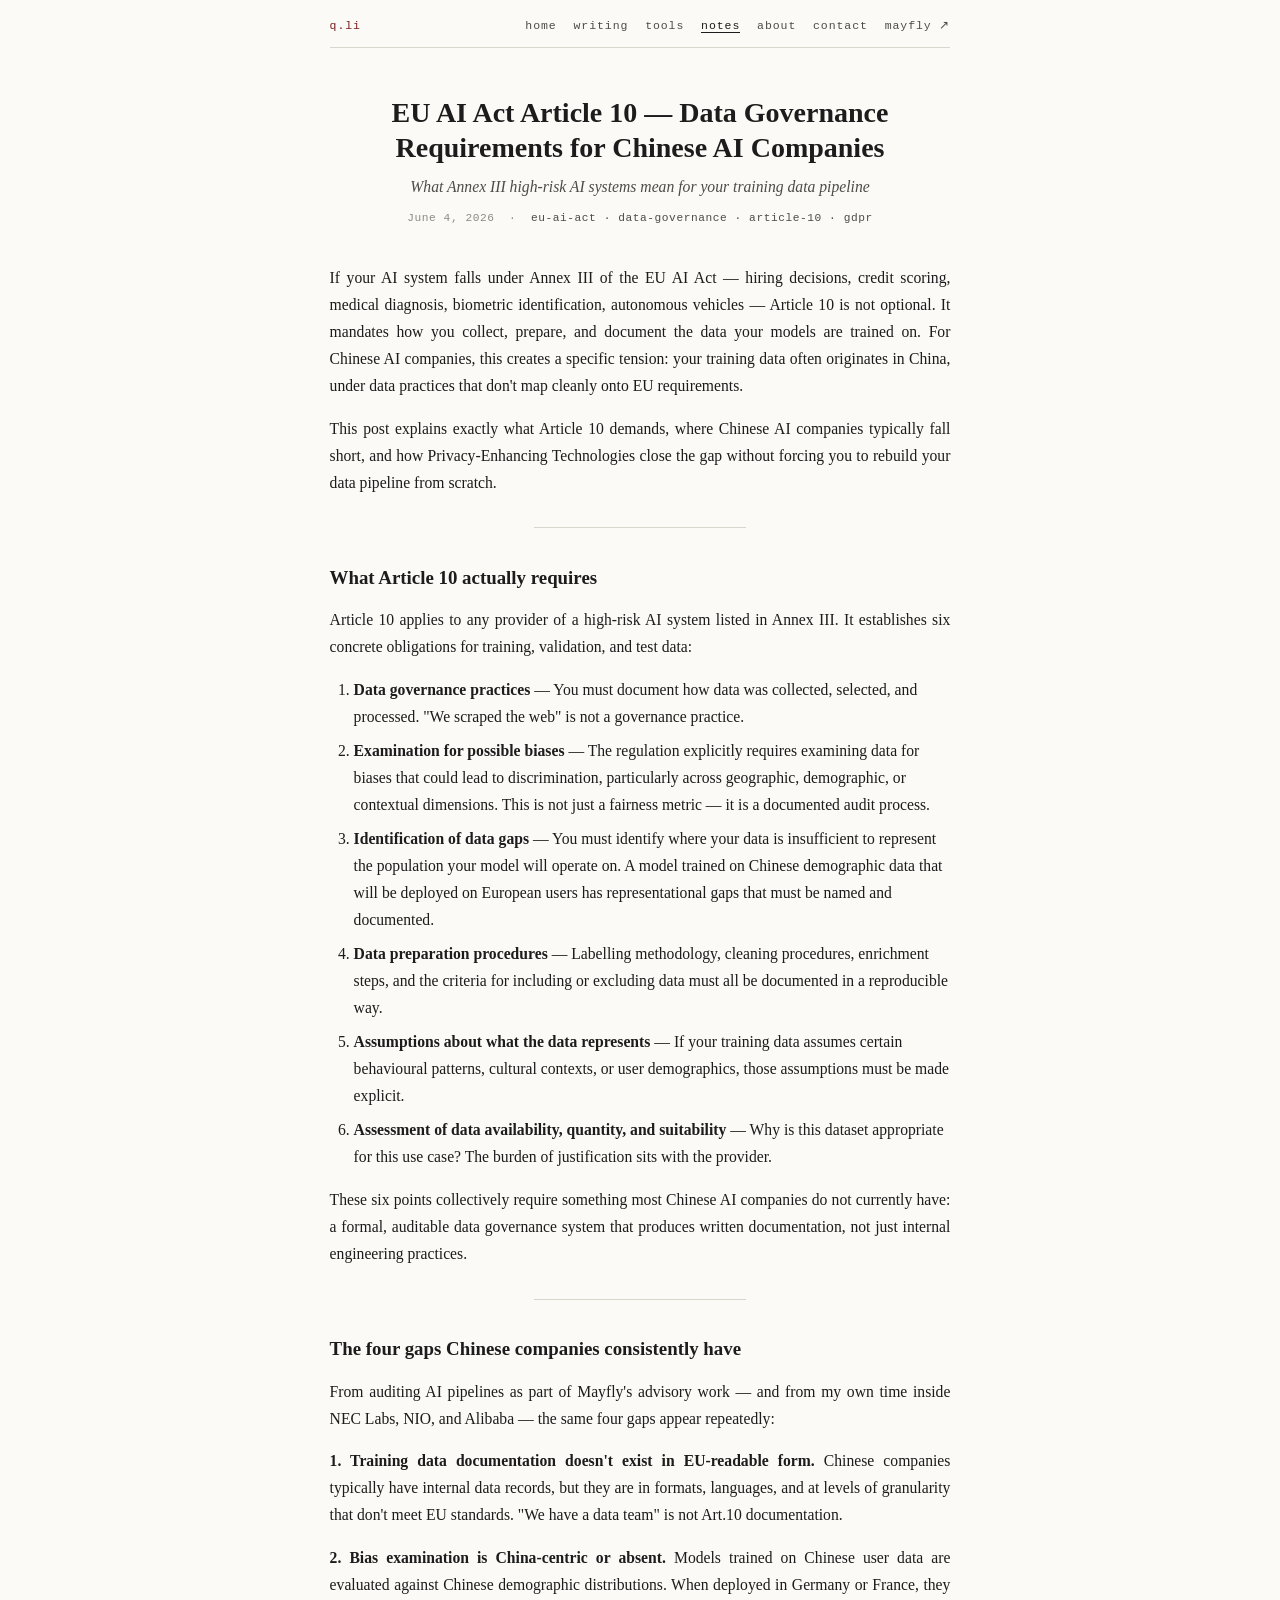
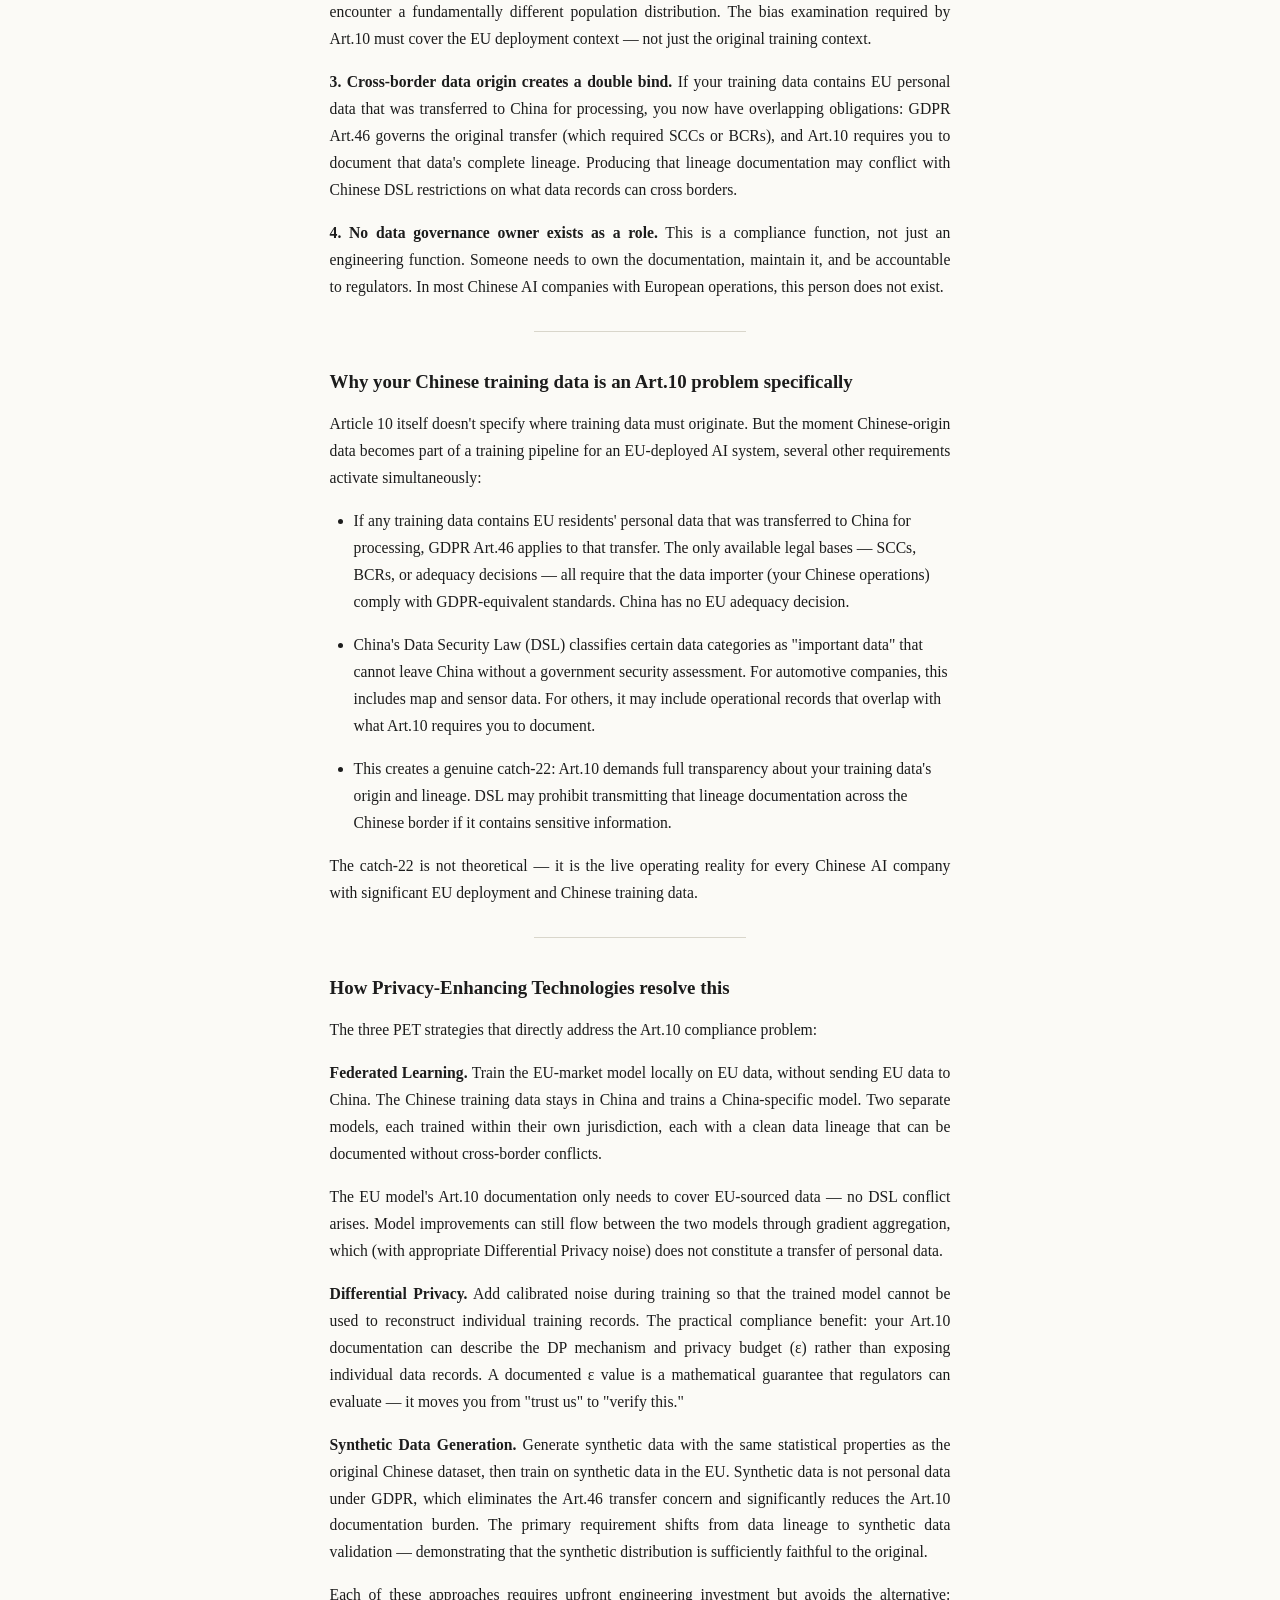
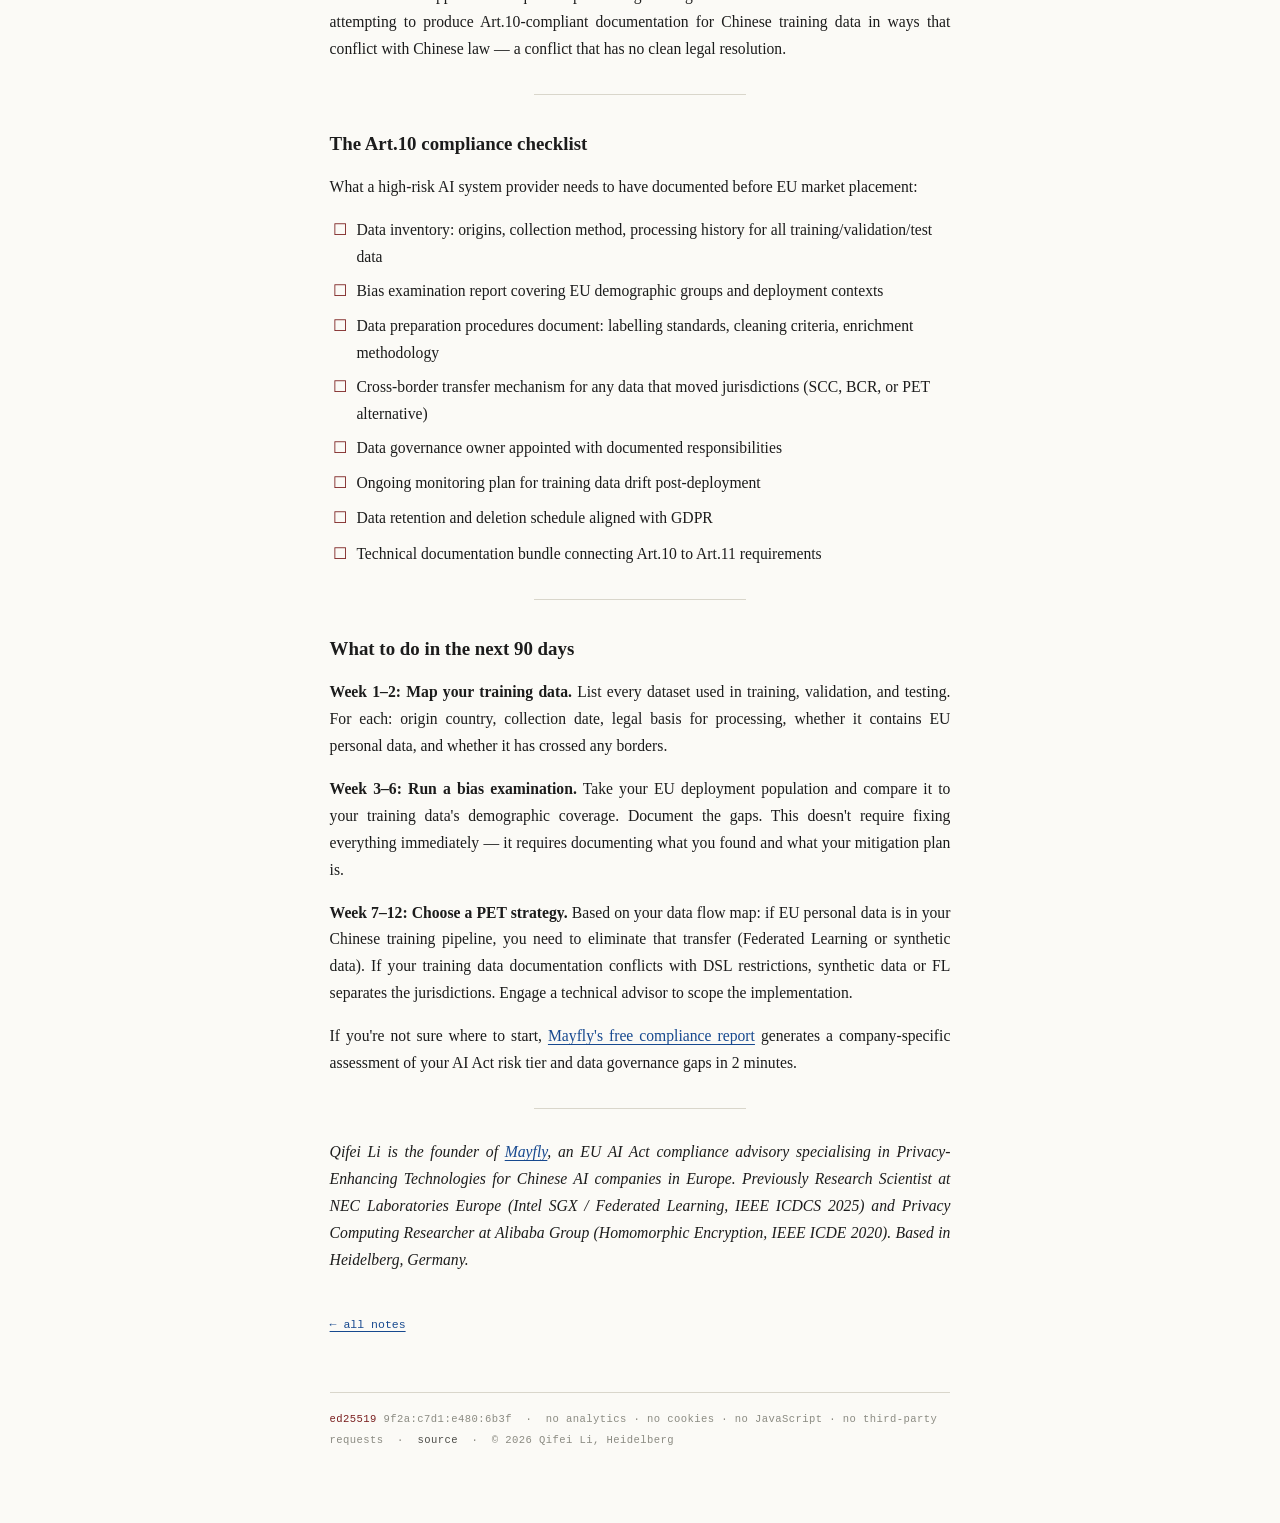
<file: blog/eu-ai-act-art10-chinese-companies/index.html>
<!DOCTYPE html>
<html lang="en">
<head>
  <meta charset="UTF-8" />
  <meta name="viewport" content="width=device-width, initial-scale=1.0" />
  <title>EU AI Act Article 10 — Data Governance Requirements for Chinese AI Companies — Qifei Li</title>
  <meta name="description" content="What Annex III high-risk AI systems mean for your training data pipeline — Article 10 obligations, the four gaps Chinese companies have, and how PETs resolve the GDPR × DSL double bind." />
  <link rel="icon" type="image/svg+xml" href="../../favicon.svg" />
  <link rel="stylesheet" href="../../paper.css" />
</head>
<body>
<div class="sheet">

  <nav class="line">
    <a class="mark" href="../../index.html">q.li</a>
    <ul>
      <li><a href="../../index.html">home</a></li>
      <li><a href="../../writing.html">writing</a></li>
      <li><a href="../../tools.html">tools</a></li>
      <li><a href="../index.html" aria-current="page">notes</a></li>
      <li><a href="../../about.html">about</a></li>
      <li><a href="../../contact.html">contact</a></li>
      <li><a href="https://mayfly.wiki" target="_blank" rel="noopener noreferrer">mayfly&nbsp;↗</a></li>
    </ul>
  </nav>

  <header class="post-head">
    <h1>EU AI Act Article 10 — Data Governance Requirements for Chinese AI Companies</h1>
    <p class="tagline">What Annex III high-risk AI systems mean for your training data pipeline</p>
    <p class="meta"><time datetime="2026-06-04">June 4, 2026</time> &nbsp;·&nbsp; <span class="tag">eu-ai-act · data-governance · article-10 · gdpr</span></p>
  </header>

      <article class="prose">
      <p>If your AI system falls under Annex III of the EU AI Act — hiring decisions, credit scoring, medical diagnosis, biometric identification, autonomous vehicles — Article 10 is not optional. It mandates how you collect, prepare, and document the data your models are trained on. For Chinese AI companies, this creates a specific tension: your training data often originates in China, under data practices that don't map cleanly onto EU requirements.</p>
      <p>This post explains exactly what Article 10 demands, where Chinese AI companies typically fall short, and how Privacy-Enhancing Technologies close the gap without forcing you to rebuild your data pipeline from scratch.</p>
      <hr />
      <h2>What Article 10 actually requires</h2>
      <p>Article 10 applies to any provider of a high-risk AI system listed in Annex III. It establishes six concrete obligations for training, validation, and test data:</p>
      <ol><li><strong>Data governance practices</strong> — You must document how data was collected, selected, and processed. "We scraped the web" is not a governance practice.</li><li><strong>Examination for possible biases</strong> — The regulation explicitly requires examining data for biases that could lead to discrimination, particularly across geographic, demographic, or contextual dimensions. This is not just a fairness metric — it is a documented audit process.</li><li><strong>Identification of data gaps</strong> — You must identify where your data is insufficient to represent the population your model will operate on. A model trained on Chinese demographic data that will be deployed on European users has representational gaps that must be named and documented.</li><li><strong>Data preparation procedures</strong> — Labelling methodology, cleaning procedures, enrichment steps, and the criteria for including or excluding data must all be documented in a reproducible way.</li><li><strong>Assumptions about what the data represents</strong> — If your training data assumes certain behavioural patterns, cultural contexts, or user demographics, those assumptions must be made explicit.</li><li><strong>Assessment of data availability, quantity, and suitability</strong> — Why is this dataset appropriate for this use case? The burden of justification sits with the provider.</li></ol>
      <p>These six points collectively require something most Chinese AI companies do not currently have: a formal, auditable data governance system that produces written documentation, not just internal engineering practices.</p>
      <hr />
      <h2>The four gaps Chinese companies consistently have</h2>
      <p>From auditing AI pipelines as part of Mayfly's advisory work — and from my own time inside NEC Labs, NIO, and Alibaba — the same four gaps appear repeatedly:</p>
      <p><strong>1. Training data documentation doesn't exist in EU-readable form.</strong> Chinese companies typically have internal data records, but they are in formats, languages, and at levels of granularity that don't meet EU standards. "We have a data team" is not Art.10 documentation.</p>
      <p><strong>2. Bias examination is China-centric or absent.</strong> Models trained on Chinese user data are evaluated against Chinese demographic distributions. When deployed in Germany or France, they encounter a fundamentally different population distribution. The bias examination required by Art.10 must cover the EU deployment context — not just the original training context.</p>
      <p><strong>3. Cross-border data origin creates a double bind.</strong> If your training data contains EU personal data that was transferred to China for processing, you now have overlapping obligations: GDPR Art.46 governs the original transfer (which required SCCs or BCRs), and Art.10 requires you to document that data's complete lineage. Producing that lineage documentation may conflict with Chinese DSL restrictions on what data records can cross borders.</p>
      <p><strong>4. No data governance owner exists as a role.</strong> This is a compliance function, not just an engineering function. Someone needs to own the documentation, maintain it, and be accountable to regulators. In most Chinese AI companies with European operations, this person does not exist.</p>
      <hr />
      <h2>Why your Chinese training data is an Art.10 problem specifically</h2>
      <p>Article 10 itself doesn't specify where training data must originate. But the moment Chinese-origin data becomes part of a training pipeline for an EU-deployed AI system, several other requirements activate simultaneously:</p>
      <ul><li>If any training data contains EU residents' personal data that was transferred to China for processing, GDPR Art.46 applies to that transfer. The only available legal bases — SCCs, BCRs, or adequacy decisions — all require that the data importer (your Chinese operations) comply with GDPR-equivalent standards. China has no EU adequacy decision.</li></ul>
      <ul><li>China's Data Security Law (DSL) classifies certain data categories as "important data" that cannot leave China without a government security assessment. For automotive companies, this includes map and sensor data. For others, it may include operational records that overlap with what Art.10 requires you to document.</li></ul>
      <ul><li>This creates a genuine catch-22: Art.10 demands full transparency about your training data's origin and lineage. DSL may prohibit transmitting that lineage documentation across the Chinese border if it contains sensitive information.</li></ul>
      <p>The catch-22 is not theoretical — it is the live operating reality for every Chinese AI company with significant EU deployment and Chinese training data.</p>
      <hr />
      <h2>How Privacy-Enhancing Technologies resolve this</h2>
      <p>The three PET strategies that directly address the Art.10 compliance problem:</p>
      <p><strong>Federated Learning.</strong> Train the EU-market model locally on EU data, without sending EU data to China. The Chinese training data stays in China and trains a China-specific model. Two separate models, each trained within their own jurisdiction, each with a clean data lineage that can be documented without cross-border conflicts.</p>
      <p>The EU model's Art.10 documentation only needs to cover EU-sourced data — no DSL conflict arises. Model improvements can still flow between the two models through gradient aggregation, which (with appropriate Differential Privacy noise) does not constitute a transfer of personal data.</p>
      <p><strong>Differential Privacy.</strong> Add calibrated noise during training so that the trained model cannot be used to reconstruct individual training records. The practical compliance benefit: your Art.10 documentation can describe the DP mechanism and privacy budget (ε) rather than exposing individual data records. A documented ε value is a mathematical guarantee that regulators can evaluate — it moves you from "trust us" to "verify this."</p>
      <p><strong>Synthetic Data Generation.</strong> Generate synthetic data with the same statistical properties as the original Chinese dataset, then train on synthetic data in the EU. Synthetic data is not personal data under GDPR, which eliminates the Art.46 transfer concern and significantly reduces the Art.10 documentation burden. The primary requirement shifts from data lineage to synthetic data validation — demonstrating that the synthetic distribution is sufficiently faithful to the original.</p>
      <p>Each of these approaches requires upfront engineering investment but avoids the alternative: attempting to produce Art.10-compliant documentation for Chinese training data in ways that conflict with Chinese law — a conflict that has no clean legal resolution.</p>
      <hr />
      <h2>The Art.10 compliance checklist</h2>
      <p>What a high-risk AI system provider needs to have documented before EU market placement:</p>
      <ul class="task"><li class=""><span class="cb"></span>Data inventory: origins, collection method, processing history for all training/validation/test data</li><li class=""><span class="cb"></span>Bias examination report covering EU demographic groups and deployment contexts</li><li class=""><span class="cb"></span>Data preparation procedures document: labelling standards, cleaning criteria, enrichment methodology</li><li class=""><span class="cb"></span>Cross-border transfer mechanism for any data that moved jurisdictions (SCC, BCR, or PET alternative)</li><li class=""><span class="cb"></span>Data governance owner appointed with documented responsibilities</li><li class=""><span class="cb"></span>Ongoing monitoring plan for training data drift post-deployment</li><li class=""><span class="cb"></span>Data retention and deletion schedule aligned with GDPR</li><li class=""><span class="cb"></span>Technical documentation bundle connecting Art.10 to Art.11 requirements</li></ul>
      <hr />
      <h2>What to do in the next 90 days</h2>
      <p><strong>Week 1–2: Map your training data.</strong> List every dataset used in training, validation, and testing. For each: origin country, collection date, legal basis for processing, whether it contains EU personal data, and whether it has crossed any borders.</p>
      <p><strong>Week 3–6: Run a bias examination.</strong> Take your EU deployment population and compare it to your training data's demographic coverage. Document the gaps. This doesn't require fixing everything immediately — it requires documenting what you found and what your mitigation plan is.</p>
      <p><strong>Week 7–12: Choose a PET strategy.</strong> Based on your data flow map: if EU personal data is in your Chinese training pipeline, you need to eliminate that transfer (Federated Learning or synthetic data). If your training data documentation conflicts with DSL restrictions, synthetic data or FL separates the jurisdictions. Engage a technical advisor to scope the implementation.</p>
      <p>If you're not sure where to start, <a href="https://mayfly.wiki" target="_blank" rel="noopener noreferrer">Mayfly's free compliance report</a> generates a company-specific assessment of your AI Act risk tier and data governance gaps in 2 minutes.</p>
      <hr />
      <p><em>Qifei Li is the founder of <a href="https://mayfly.wiki" target="_blank" rel="noopener noreferrer">Mayfly</a>, an EU AI Act compliance advisory specialising in Privacy-Enhancing Technologies for Chinese AI companies in Europe. Previously Research Scientist at NEC Laboratories Europe (Intel SGX / Federated Learning, IEEE ICDCS 2025) and Privacy Computing Researcher at Alibaba Group (Homomorphic Encryption, IEEE ICDE 2020). Based in Heidelberg, Germany.</em></p>
      </article>

  <p class="backlink"><a href="../index.html">← all notes</a></p>

  <footer class="colophon">
    <span class="k">ed25519</span> 9f2a:c7d1:e480:6b3f &nbsp;·&nbsp;
    no analytics · no cookies · no JavaScript · no third-party requests &nbsp;·&nbsp;
    <a href="https://github.com/7feilee/7feilee.github.io" target="_blank" rel="noopener noreferrer">source</a> &nbsp;·&nbsp;
    © 2026 Qifei Li, Heidelberg
  </footer>

</div>
</body>
</html>
</file>
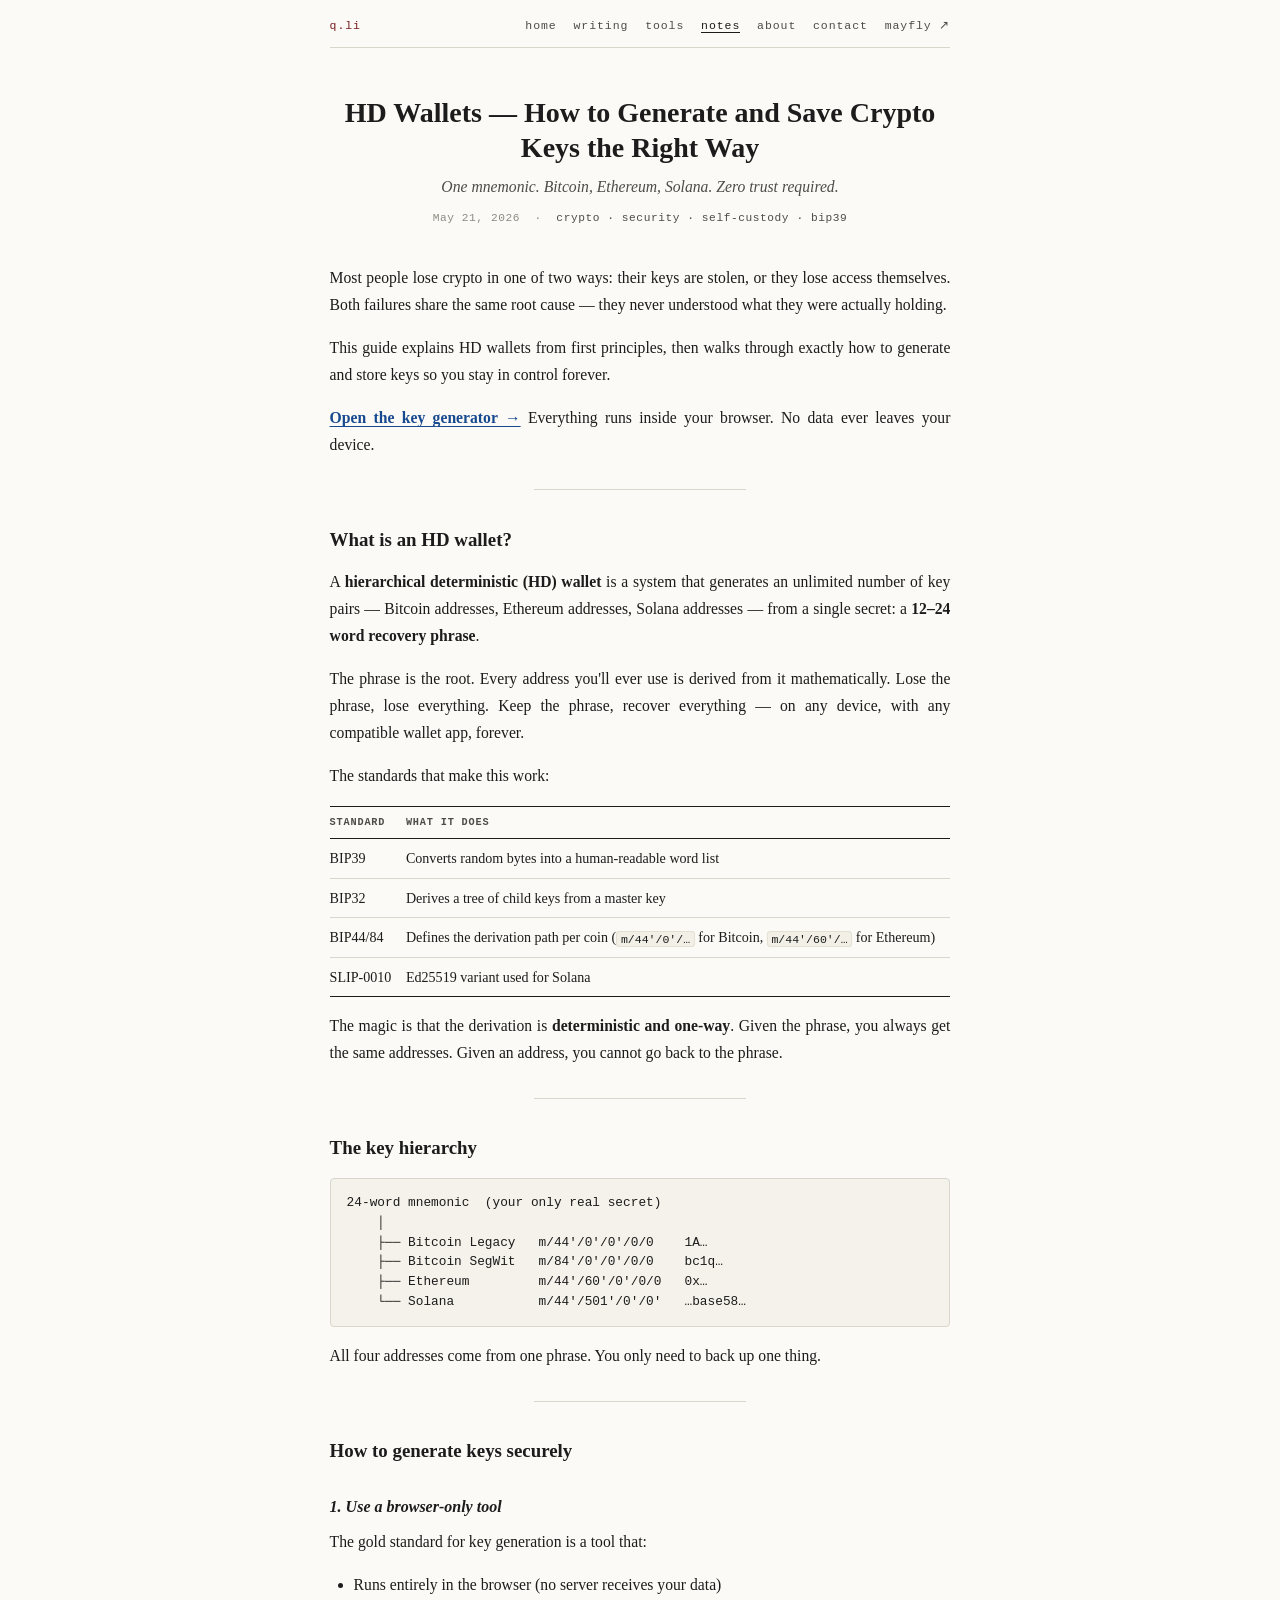
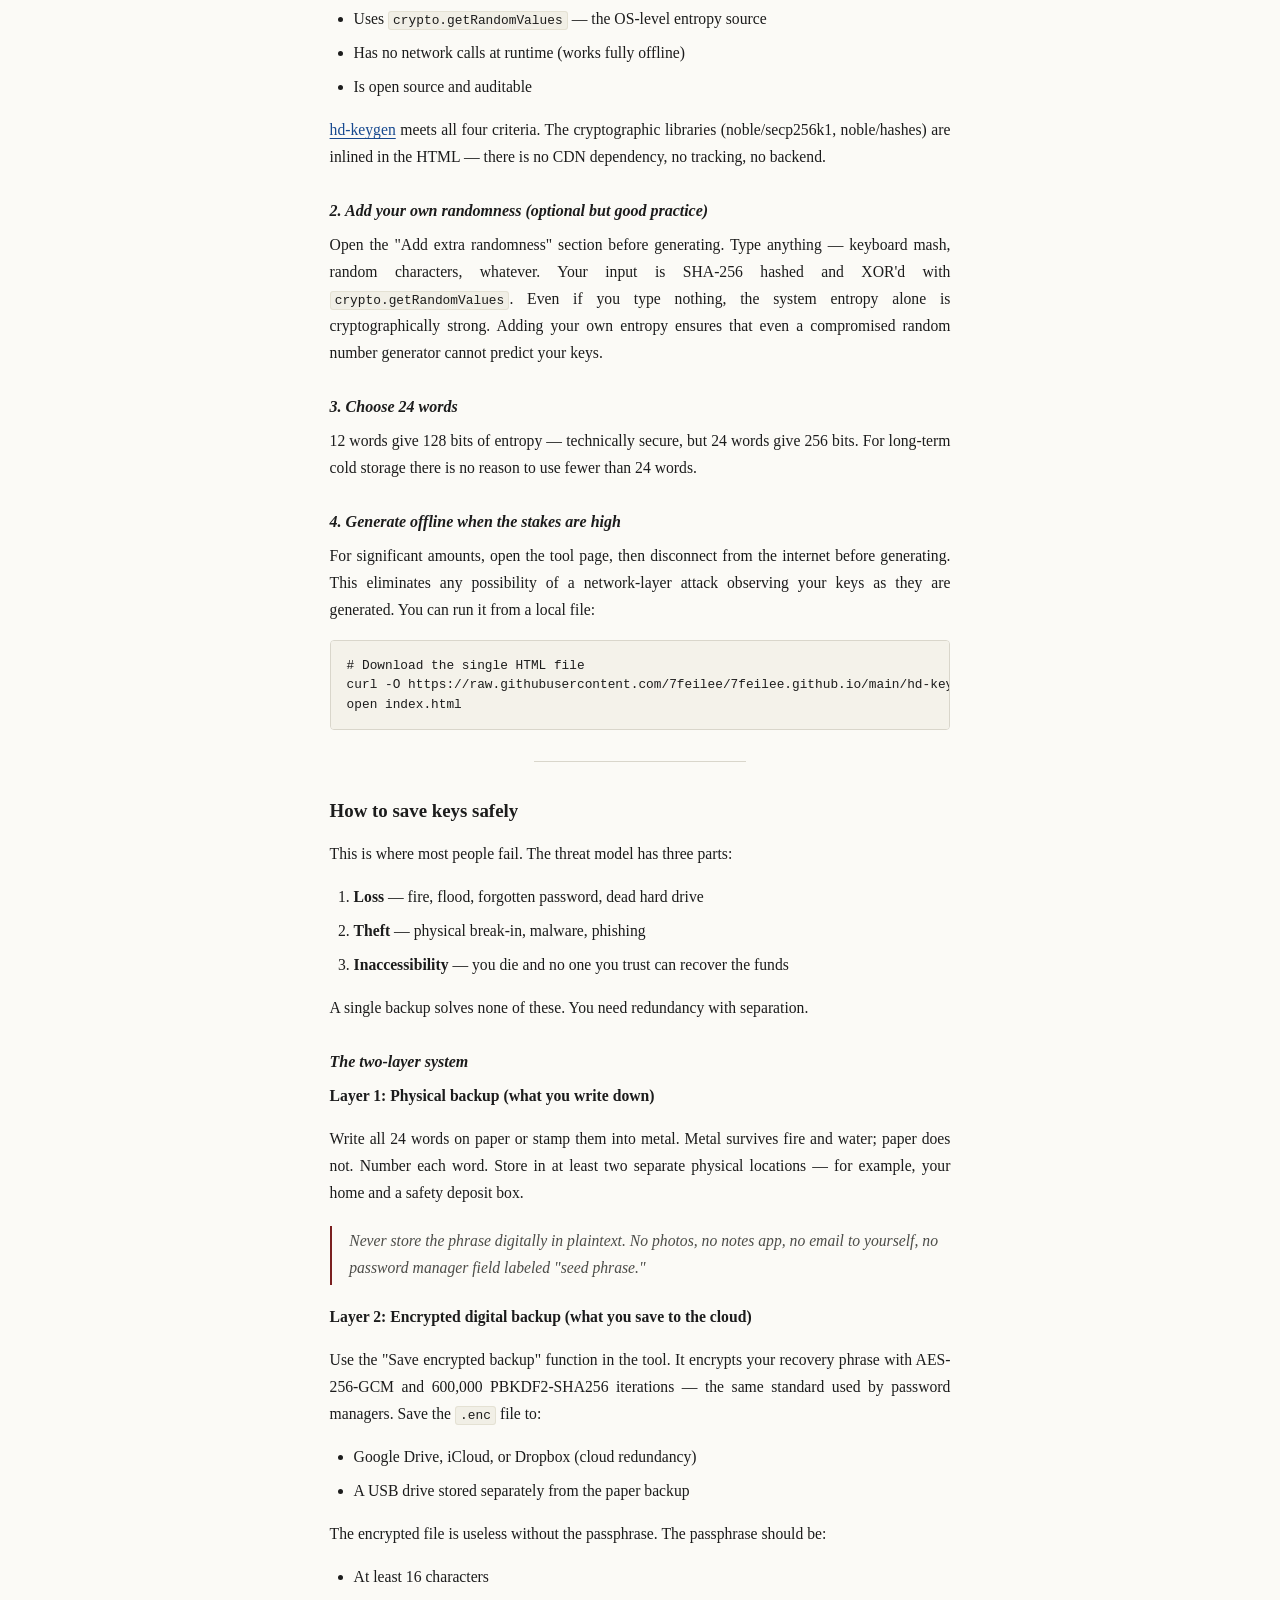
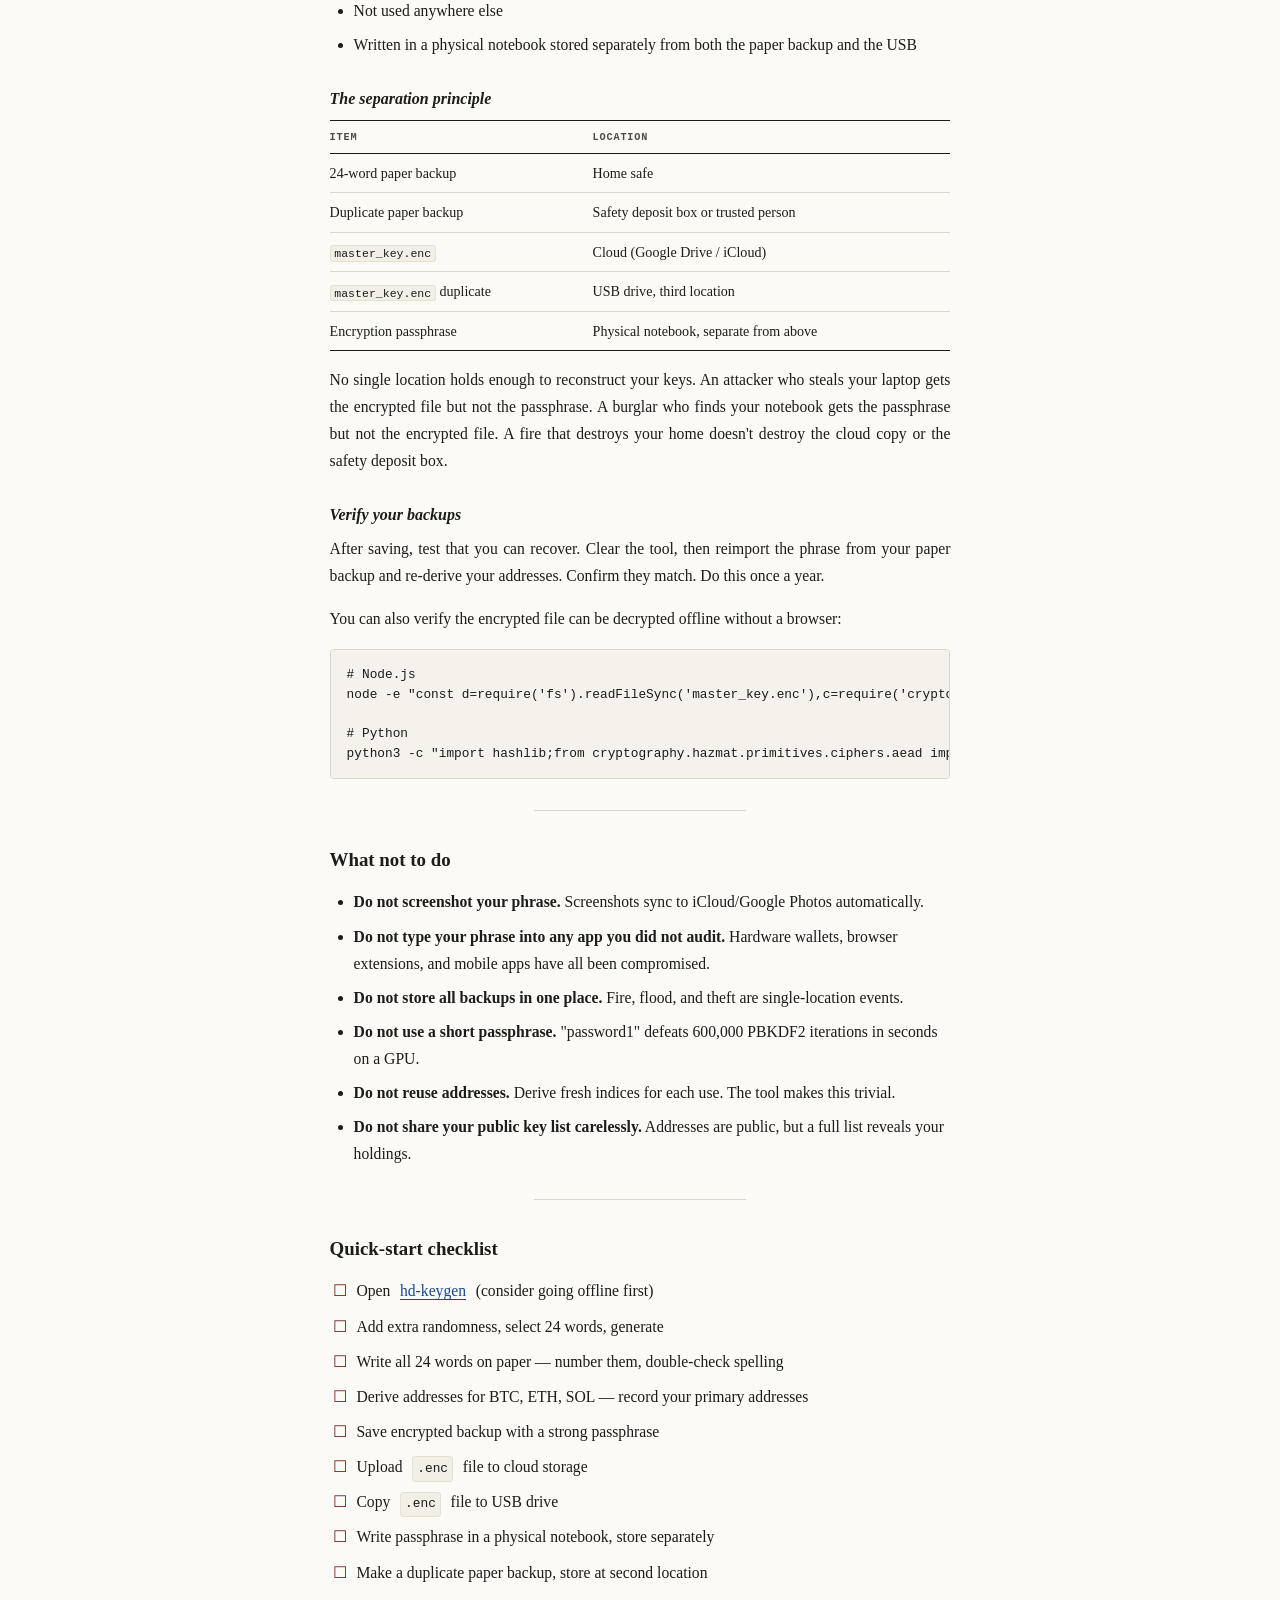
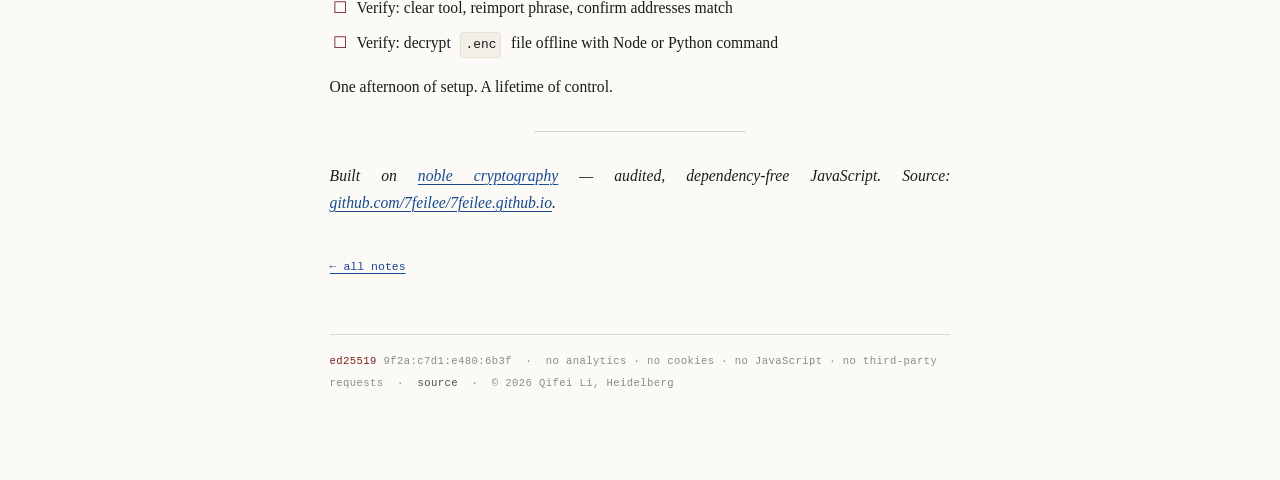
<file: blog/hd-wallet-best-practices/index.html>
<!DOCTYPE html>
<html lang="en">
<head>
  <meta charset="UTF-8" />
  <meta name="viewport" content="width=device-width, initial-scale=1.0" />
  <title>HD Wallets — How to Generate and Save Crypto Keys the Right Way — Qifei Li</title>
  <meta name="description" content="HD wallets from first principles: BIP39/BIP32/BIP44 standards, secure browser-only key generation, and a two-layer backup system with separation — plus offline verification commands." />
  <link rel="icon" type="image/svg+xml" href="../../favicon.svg" />
  <link rel="stylesheet" href="../../paper.css" />
</head>
<body>
<div class="sheet">

  <nav class="line">
    <a class="mark" href="../../index.html">q.li</a>
    <ul>
      <li><a href="../../index.html">home</a></li>
      <li><a href="../../writing.html">writing</a></li>
      <li><a href="../../tools.html">tools</a></li>
      <li><a href="../index.html" aria-current="page">notes</a></li>
      <li><a href="../../about.html">about</a></li>
      <li><a href="../../contact.html">contact</a></li>
      <li><a href="https://mayfly.wiki" target="_blank" rel="noopener noreferrer">mayfly&nbsp;↗</a></li>
    </ul>
  </nav>

  <header class="post-head">
    <h1>HD Wallets — How to Generate and Save Crypto Keys the Right Way</h1>
    <p class="tagline">One mnemonic. Bitcoin, Ethereum, Solana. Zero trust required.</p>
    <p class="meta"><time datetime="2026-05-21">May 21, 2026</time> &nbsp;·&nbsp; <span class="tag">crypto · security · self-custody · bip39</span></p>
  </header>

      <article class="prose">
      <p>Most people lose crypto in one of two ways: their keys are stolen, or they lose access themselves. Both failures share the same root cause — they never understood what they were actually holding.</p>
      <p>This guide explains HD wallets from first principles, then walks through exactly how to generate and store keys so you stay in control forever.</p>
      <p><strong><a href="https://7feilee.github.io/hd-keygen/" target="_blank" rel="noopener noreferrer">Open the key generator →</a></strong>   Everything runs inside your browser. No data ever leaves your device.</p>
      <hr />
      <h2>What is an HD wallet?</h2>
      <p>A <strong>hierarchical deterministic (HD) wallet</strong> is a system that generates an unlimited number of key pairs — Bitcoin addresses, Ethereum addresses, Solana addresses — from a single secret: a <strong>12–24 word recovery phrase</strong>.</p>
      <p>The phrase is the root. Every address you'll ever use is derived from it mathematically. Lose the phrase, lose everything. Keep the phrase, recover everything — on any device, with any compatible wallet app, forever.</p>
      <p>The standards that make this work:</p>
      <table><thead><tr><th>Standard</th><th>What it does</th></tr></thead><tbody><tr><td>BIP39</td><td>Converts random bytes into a human-readable word list</td></tr><tr><td>BIP32</td><td>Derives a tree of child keys from a master key</td></tr><tr><td>BIP44/84</td><td>Defines the derivation path per coin (<code>m/44'/0'/…</code> for Bitcoin, <code>m/44'/60'/…</code> for Ethereum)</td></tr><tr><td>SLIP-0010</td><td>Ed25519 variant used for Solana</td></tr></tbody></table>
      <p>The magic is that the derivation is <strong>deterministic and one-way</strong>. Given the phrase, you always get the same addresses. Given an address, you cannot go back to the phrase.</p>
      <hr />
      <h2>The key hierarchy</h2>
      <pre><code>24-word mnemonic  (your only real secret)
    │
    ├── Bitcoin Legacy   m/44'/0'/0'/0/0    1A…
    ├── Bitcoin SegWit   m/84'/0'/0'/0/0    bc1q…
    ├── Ethereum         m/44'/60'/0'/0/0   0x…
    └── Solana           m/44'/501'/0'/0'   …base58…</code></pre>
      <p>All four addresses come from one phrase. You only need to back up one thing.</p>
      <hr />
      <h2>How to generate keys securely</h2>
      <h3>1. Use a browser-only tool</h3>
      <p>The gold standard for key generation is a tool that:</p>
      <ul><li>Runs entirely in the browser (no server receives your data)</li><li>Uses <code>crypto.getRandomValues</code> — the OS-level entropy source</li><li>Has no network calls at runtime (works fully offline)</li><li>Is open source and auditable</li></ul>
      <p><a href="https://7feilee.github.io/hd-keygen/" target="_blank" rel="noopener noreferrer">hd-keygen</a> meets all four criteria. The cryptographic libraries (noble/secp256k1, noble/hashes) are inlined in the HTML — there is no CDN dependency, no tracking, no backend.</p>
      <h3>2. Add your own randomness (optional but good practice)</h3>
      <p>Open the "Add extra randomness" section before generating. Type anything — keyboard mash, random characters, whatever. Your input is SHA-256 hashed and XOR'd with <code>crypto.getRandomValues</code>. Even if you type nothing, the system entropy alone is cryptographically strong. Adding your own entropy ensures that even a compromised random number generator cannot predict your keys.</p>
      <h3>3. Choose 24 words</h3>
      <p>12 words give 128 bits of entropy — technically secure, but 24 words give 256 bits. For long-term cold storage there is no reason to use fewer than 24 words.</p>
      <h3>4. Generate offline when the stakes are high</h3>
      <p>For significant amounts, open the tool page, then disconnect from the internet before generating. This eliminates any possibility of a network-layer attack observing your keys as they are generated. You can run it from a local file:</p>
      <pre><code># Download the single HTML file
curl -O https://raw.githubusercontent.com/7feilee/7feilee.github.io/main/hd-keygen/index.html
open index.html</code></pre>
      <hr />
      <h2>How to save keys safely</h2>
      <p>This is where most people fail. The threat model has three parts:</p>
      <ol><li><strong>Loss</strong> — fire, flood, forgotten password, dead hard drive</li><li><strong>Theft</strong> — physical break-in, malware, phishing</li><li><strong>Inaccessibility</strong> — you die and no one you trust can recover the funds</li></ol>
      <p>A single backup solves none of these. You need redundancy with separation.</p>
      <h3>The two-layer system</h3>
      <p><strong>Layer 1: Physical backup (what you write down)</strong></p>
      <p>Write all 24 words on paper or stamp them into metal. Metal survives fire and water; paper does not. Number each word. Store in at least two separate physical locations — for example, your home and a safety deposit box.</p>
      <blockquote>Never store the phrase digitally in plaintext. No photos, no notes app, no email to yourself, no password manager field labeled "seed phrase."</blockquote>
      <p><strong>Layer 2: Encrypted digital backup (what you save to the cloud)</strong></p>
      <p>Use the "Save encrypted backup" function in the tool. It encrypts your recovery phrase with AES-256-GCM and 600,000 PBKDF2-SHA256 iterations — the same standard used by password managers. Save the <code>.enc</code> file to:</p>
      <ul><li>Google Drive, iCloud, or Dropbox (cloud redundancy)</li><li>A USB drive stored separately from the paper backup</li></ul>
      <p>The encrypted file is useless without the passphrase. The passphrase should be:</p>
      <ul><li>At least 16 characters</li><li>Not used anywhere else</li><li>Written in a physical notebook stored separately from both the paper backup and the USB</li></ul>
      <h3>The separation principle</h3>
      <table><thead><tr><th>Item</th><th>Location</th></tr></thead><tbody><tr><td>24-word paper backup</td><td>Home safe</td></tr><tr><td>Duplicate paper backup</td><td>Safety deposit box or trusted person</td></tr><tr><td><code>master_key.enc</code></td><td>Cloud (Google Drive / iCloud)</td></tr><tr><td><code>master_key.enc</code> duplicate</td><td>USB drive, third location</td></tr><tr><td>Encryption passphrase</td><td>Physical notebook, separate from above</td></tr></tbody></table>
      <p>No single location holds enough to reconstruct your keys. An attacker who steals your laptop gets the encrypted file but not the passphrase. A burglar who finds your notebook gets the passphrase but not the encrypted file. A fire that destroys your home doesn't destroy the cloud copy or the safety deposit box.</p>
      <h3>Verify your backups</h3>
      <p>After saving, test that you can recover. Clear the tool, then reimport the phrase from your paper backup and re-derive your addresses. Confirm they match. Do this once a year.</p>
      <p>You can also verify the encrypted file can be decrypted offline without a browser:</p>
      <pre><code># Node.js
node -e "const d=require('fs').readFileSync('master_key.enc'),c=require('crypto');const k=c.pbkdf2Sync('YOUR_PASSPHRASE',d.slice(5,37),600000,32,'sha256'),g=c.createDecipheriv('aes-256-gcm',k,d.slice(37,49));g.setAuthTag(d.slice(-16));process.stdout.write(g.update(d.slice(49,-16),'','utf8')+g.final('utf8'))"

# Python
python3 -c "import hashlib;from cryptography.hazmat.primitives.ciphers.aead import AESGCM;d=open('master_key.enc','rb').read();k=hashlib.pbkdf2_hmac('sha256',b'YOUR_PASSPHRASE',d[5:37],600000);print(AESGCM(k).decrypt(d[37:49],d[49:],None).decode())"</code></pre>
      <hr />
      <h2>What not to do</h2>
      <ul><li><strong>Do not screenshot your phrase.</strong> Screenshots sync to iCloud/Google Photos automatically.</li><li><strong>Do not type your phrase into any app you did not audit.</strong> Hardware wallets, browser extensions, and mobile apps have all been compromised.</li><li><strong>Do not store all backups in one place.</strong> Fire, flood, and theft are single-location events.</li><li><strong>Do not use a short passphrase.</strong> "password1" defeats 600,000 PBKDF2 iterations in seconds on a GPU.</li><li><strong>Do not reuse addresses.</strong> Derive fresh indices for each use. The tool makes this trivial.</li><li><strong>Do not share your public key list carelessly.</strong> Addresses are public, but a full list reveals your holdings.</li></ul>
      <hr />
      <h2>Quick-start checklist</h2>
      <ul class="task"><li class=""><span class="cb"></span>Open <a href="https://7feilee.github.io/hd-keygen/" target="_blank" rel="noopener noreferrer">hd-keygen</a> (consider going offline first)</li><li class=""><span class="cb"></span>Add extra randomness, select 24 words, generate</li><li class=""><span class="cb"></span>Write all 24 words on paper — number them, double-check spelling</li><li class=""><span class="cb"></span>Derive addresses for BTC, ETH, SOL — record your primary addresses</li><li class=""><span class="cb"></span>Save encrypted backup with a strong passphrase</li><li class=""><span class="cb"></span>Upload <code>.enc</code> file to cloud storage</li><li class=""><span class="cb"></span>Copy <code>.enc</code> file to USB drive</li><li class=""><span class="cb"></span>Write passphrase in a physical notebook, store separately</li><li class=""><span class="cb"></span>Make a duplicate paper backup, store at second location</li><li class=""><span class="cb"></span>Verify: clear tool, reimport phrase, confirm addresses match</li><li class=""><span class="cb"></span>Verify: decrypt <code>.enc</code> file offline with Node or Python command</li></ul>
      <p>One afternoon of setup. A lifetime of control.</p>
      <hr />
      <p><em>Built on <a href="https://paulmillr.com/noble/" target="_blank" rel="noopener noreferrer">noble cryptography</a> — audited, dependency-free JavaScript. Source: <a href="https://github.com/7feilee/7feilee.github.io/blob/main/hd-keygen/index.html" target="_blank" rel="noopener noreferrer">github.com/7feilee/7feilee.github.io</a>.</em></p>
      </article>

  <p class="backlink"><a href="../index.html">← all notes</a></p>

  <footer class="colophon">
    <span class="k">ed25519</span> 9f2a:c7d1:e480:6b3f &nbsp;·&nbsp;
    no analytics · no cookies · no JavaScript · no third-party requests &nbsp;·&nbsp;
    <a href="https://github.com/7feilee/7feilee.github.io" target="_blank" rel="noopener noreferrer">source</a> &nbsp;·&nbsp;
    © 2026 Qifei Li, Heidelberg
  </footer>

</div>
</body>
</html>
</file>
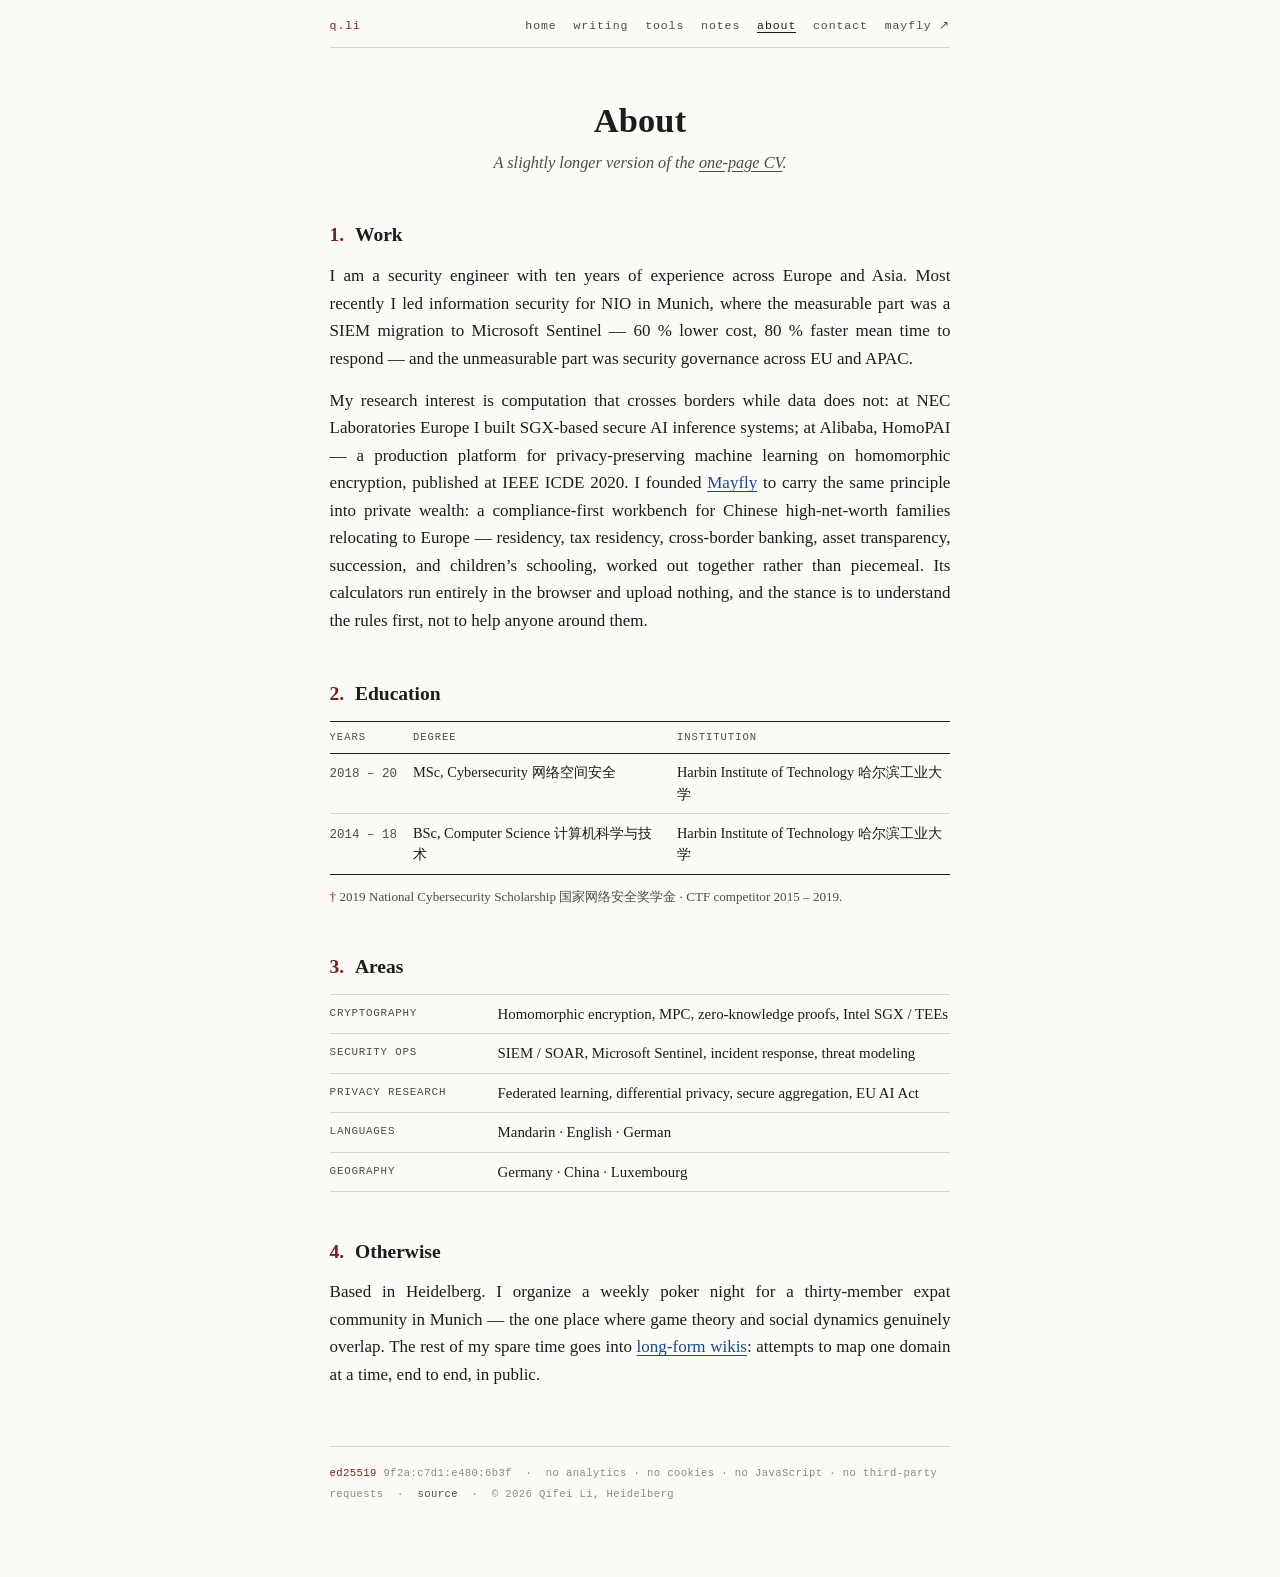
<file: about.html>
<!DOCTYPE html>
<html lang="en">
<head>
  <meta charset="UTF-8" />
  <meta name="viewport" content="width=device-width, initial-scale=1.0" />
  <title>About — Qifei Li</title>
  <meta name="description" content="Qifei Li — security engineer & privacy-computing researcher. NIO, NEC Labs Europe, Alibaba. Heidelberg, Germany." />
  <link rel="icon" type="image/svg+xml" href="favicon.svg" />
  <link rel="stylesheet" href="paper.css" />
</head>
<body>
<div class="sheet">

  <nav class="line">
    <a class="mark" href="index.html">q.li</a>
    <ul>
      <li><a href="index.html">home</a></li>
      <li><a href="writing.html">writing</a></li>
      <li><a href="tools.html">tools</a></li>
      <li><a href="blog/index.html">notes</a></li>
      <li><a href="about.html" aria-current="page">about</a></li>
      <li><a href="contact.html">contact</a></li>
      <li><a href="https://mayfly.wiki" target="_blank" rel="noopener noreferrer">mayfly&nbsp;↗</a></li>
    </ul>
  </nav>

  <header class="title">
    <h1>About</h1>
    <p class="role">A slightly longer version of the <a href="index.html" class="quiet" style="text-decoration:underline">one-page CV</a>.</p>
  </header>

  <section class="sec">
    <h2 class="sec-h"><span class="no">1.</span>Work</h2>
    <p class="just">I am a security engineer with ten years of experience across Europe and Asia. Most recently I led information security for NIO in Munich, where the measurable part was a SIEM migration to Microsoft Sentinel — 60&nbsp;% lower cost, 80&nbsp;% faster mean time to respond — and the unmeasurable part was security governance across EU and APAC.</p>
    <p class="just">My research interest is computation that crosses borders while data does not: at NEC Laboratories Europe I built SGX-based secure AI inference systems; at Alibaba, HomoPAI — a production platform for privacy-preserving machine learning on homomorphic encryption, published at IEEE ICDE 2020. I founded <a href="https://mayfly.wiki" target="_blank" rel="noopener noreferrer">Mayfly</a> to carry the same principle into private wealth: a compliance-first workbench for Chinese high-net-worth families relocating to Europe — residency, tax residency, cross-border banking, asset transparency, succession, and children&rsquo;s schooling, worked out together rather than piecemeal. Its calculators run entirely in the browser and upload nothing, and the stance is to understand the rules first, not to help anyone around them.</p>
  </section>

  <section class="sec">
    <h2 class="sec-h"><span class="no">2.</span>Education</h2>
    <table class="bt">
      <thead><tr><th>Years</th><th>Degree</th><th>Institution</th></tr></thead>
      <tbody>
        <tr><td class="num">2018 – 20</td><td>MSc, Cybersecurity 网络空间安全</td><td>Harbin Institute of Technology 哈尔滨工业大学</td></tr>
        <tr><td class="num">2014 – 18</td><td>BSc, Computer Science 计算机科学与技术</td><td>Harbin Institute of Technology 哈尔滨工业大学</td></tr>
      </tbody>
    </table>
    <p class="fn"><span class="mk">†</span> 2019 National Cybersecurity Scholarship 国家网络安全奖学金 · CTF competitor 2015 – 2019.</p>
  </section>

  <section class="sec">
    <h2 class="sec-h"><span class="no">3.</span>Areas</h2>
    <dl class="kv">
      <div><dt>Cryptography</dt><dd>Homomorphic encryption, MPC, zero-knowledge proofs, Intel SGX / TEEs</dd></div>
      <div><dt>Security ops</dt><dd>SIEM / SOAR, Microsoft Sentinel, incident response, threat modeling</dd></div>
      <div><dt>Privacy research</dt><dd>Federated learning, differential privacy, secure aggregation, EU AI Act</dd></div>
      <div><dt>Languages</dt><dd>Mandarin · English · German</dd></div>
      <div><dt>Geography</dt><dd>Germany · China · Luxembourg</dd></div>
    </dl>
  </section>

  <section class="sec">
    <h2 class="sec-h"><span class="no">4.</span>Otherwise</h2>
    <p class="just">Based in Heidelberg. I organize a weekly poker night for a thirty-member expat community in Munich — the one place where game theory and social dynamics genuinely overlap. The rest of my spare time goes into <a href="writing.html">long-form wikis</a>: attempts to map one domain at a time, end to end, in public.</p>
  </section>

  <footer class="colophon">
    <span class="k">ed25519</span> 9f2a:c7d1:e480:6b3f &nbsp;·&nbsp;
    no analytics · no cookies · no JavaScript · no third-party requests &nbsp;·&nbsp;
    <a href="https://github.com/7feilee/7feilee.github.io" target="_blank" rel="noopener noreferrer">source</a> &nbsp;·&nbsp;
    © 2026 Qifei Li, Heidelberg
  </footer>

</div>
</body>
</html>
</file>
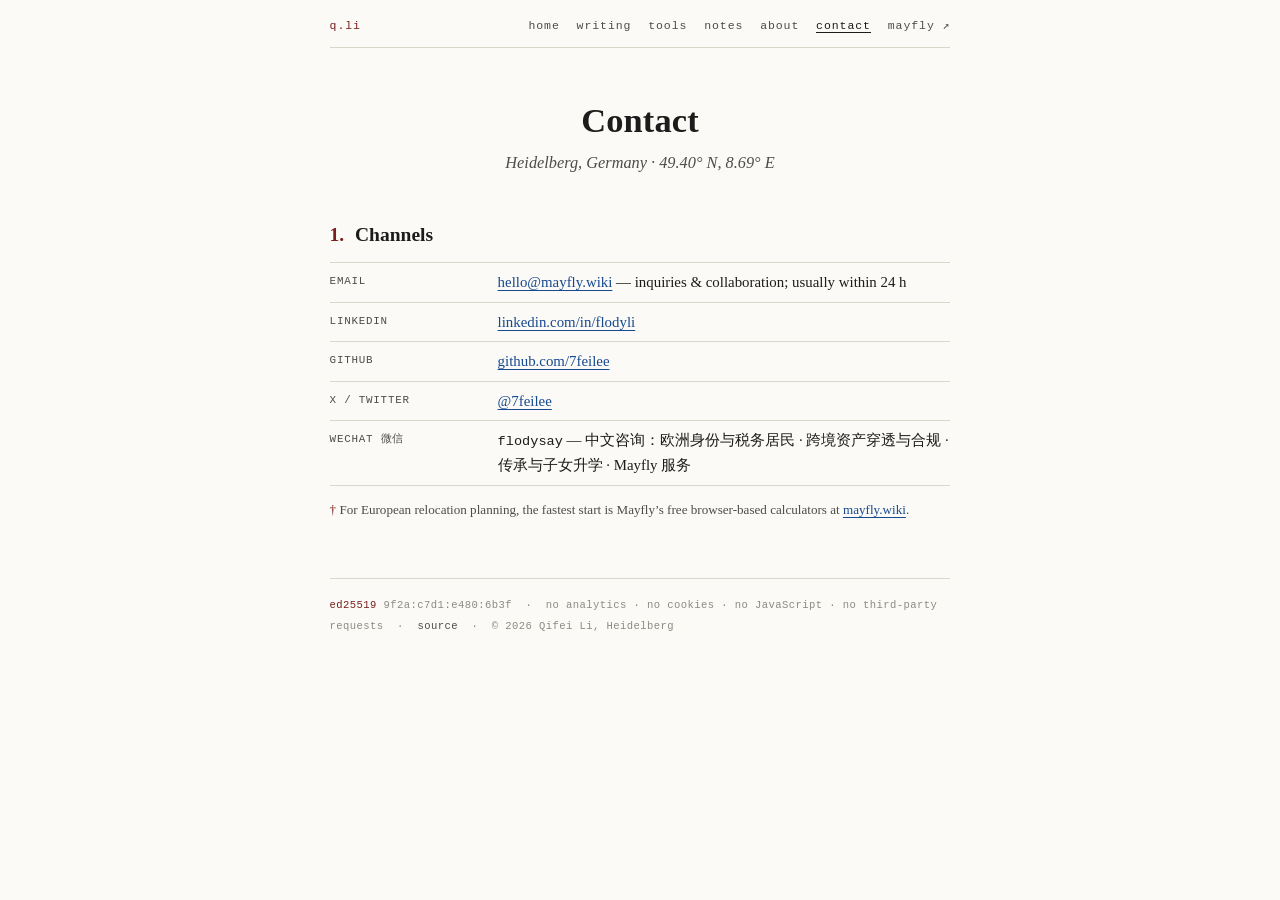
<file: contact.html>
<!DOCTYPE html>
<html lang="en">
<head>
  <meta charset="UTF-8" />
  <meta name="viewport" content="width=device-width, initial-scale=1.0" />
  <title>Contact — Qifei Li</title>
  <meta name="description" content="Contact Qifei Li — email, LinkedIn, GitHub, X, WeChat. Heidelberg, Germany." />
  <link rel="icon" type="image/svg+xml" href="favicon.svg" />
  <link rel="stylesheet" href="paper.css" />
</head>
<body>
<div class="sheet">

  <nav class="line">
    <a class="mark" href="index.html">q.li</a>
    <ul>
      <li><a href="index.html">home</a></li>
      <li><a href="writing.html">writing</a></li>
      <li><a href="tools.html">tools</a></li>
      <li><a href="blog/index.html">notes</a></li>
      <li><a href="about.html">about</a></li>
      <li><a href="contact.html" aria-current="page">contact</a></li>
      <li><a href="https://mayfly.wiki" target="_blank" rel="noopener noreferrer">mayfly&nbsp;↗</a></li>
    </ul>
  </nav>

  <header class="title">
    <h1>Contact</h1>
    <p class="role">Heidelberg, Germany · 49.40° N, 8.69° E</p>
  </header>

  <section class="sec">
    <h2 class="sec-h"><span class="no">1.</span>Channels</h2>
    <dl class="kv">
      <div><dt>Email</dt><dd><a href="mailto:hello@mayfly.wiki">hello@mayfly.wiki</a> — inquiries &amp; collaboration; usually within 24 h</dd></div>
      <div><dt>LinkedIn</dt><dd><a href="https://www.linkedin.com/in/flodyli" target="_blank" rel="noopener noreferrer">linkedin.com/in/flodyli</a></dd></div>
      <div><dt>GitHub</dt><dd><a href="https://github.com/7feilee" target="_blank" rel="noopener noreferrer">github.com/7feilee</a></dd></div>
      <div><dt>X / Twitter</dt><dd><a href="https://x.com/7feilee" target="_blank" rel="noopener noreferrer">@7feilee</a></dd></div>
      <div><dt>WeChat 微信</dt><dd><span style="font-family:var(--mono);font-size:0.85rem">flodysay</span> — 中文咨询：欧洲身份与税务居民 · 跨境资产穿透与合规 · 传承与子女升学 · Mayfly 服务</dd></div>
    </dl>
    <p class="fn" style="margin-top:0.9rem"><span class="mk">†</span> For European relocation planning, the fastest start is Mayfly’s free browser-based calculators at <a href="https://mayfly.wiki" target="_blank" rel="noopener noreferrer">mayfly.wiki</a>.</p>
  </section>

  <footer class="colophon">
    <span class="k">ed25519</span> 9f2a:c7d1:e480:6b3f &nbsp;·&nbsp;
    no analytics · no cookies · no JavaScript · no third-party requests &nbsp;·&nbsp;
    <a href="https://github.com/7feilee/7feilee.github.io" target="_blank" rel="noopener noreferrer">source</a> &nbsp;·&nbsp;
    © 2026 Qifei Li, Heidelberg
  </footer>

</div>
</body>
</html>
</file>
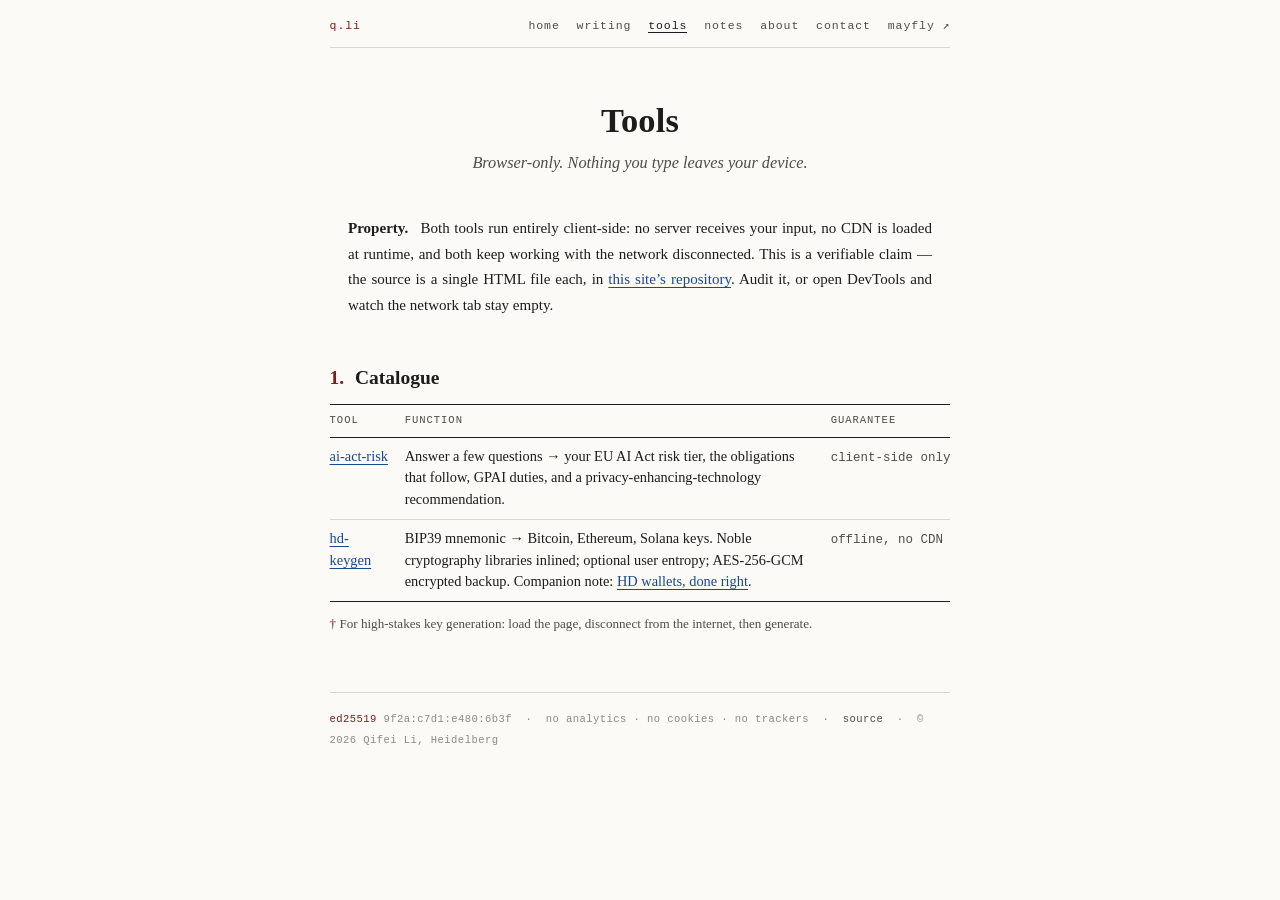
<file: tools.html>
<!DOCTYPE html>
<html lang="en">
<head>
  <meta charset="UTF-8" />
  <meta name="viewport" content="width=device-width, initial-scale=1.0" />
  <title>Tools — Qifei Li</title>
  <meta name="description" content="Free browser-only security tools by Qifei Li: EU AI Act risk classifier, HD wallet key generator. No data leaves your device." />
  <link rel="icon" type="image/svg+xml" href="favicon.svg" />
  <link rel="stylesheet" href="paper.css" />
</head>
<body>
<div class="sheet">

  <nav class="line">
    <a class="mark" href="index.html">q.li</a>
    <ul>
      <li><a href="index.html">home</a></li>
      <li><a href="writing.html">writing</a></li>
      <li><a href="tools.html" aria-current="page">tools</a></li>
      <li><a href="blog/index.html">notes</a></li>
      <li><a href="about.html">about</a></li>
      <li><a href="contact.html">contact</a></li>
      <li><a href="https://mayfly.wiki" target="_blank" rel="noopener noreferrer">mayfly&nbsp;↗</a></li>
    </ul>
  </nav>

  <header class="title">
    <h1>Tools</h1>
    <p class="role">Browser-only. Nothing you type leaves your device.</p>
  </header>

  <p class="abstract">
    <span class="lbl">Property.</span>
    Both tools run entirely client-side: no server receives your input, no CDN is loaded at
    runtime, and both keep working with the network disconnected. This is a verifiable claim —
    the source is a single HTML file each, in
    <a href="https://github.com/7feilee/7feilee.github.io" target="_blank" rel="noopener noreferrer">this site’s repository</a>.
    Audit it, or open DevTools and watch the network tab stay empty.
  </p>

  <section class="sec">
    <h2 class="sec-h"><span class="no">1.</span>Catalogue</h2>
    <table class="bt">
      <thead><tr><th>Tool</th><th>Function</th><th>Guarantee</th></tr></thead>
      <tbody>
        <tr>
          <td style="white-space:nowrap"><a href="ai-act-risk/index.html">ai-act-risk</a></td>
          <td>Answer a few questions → your EU AI Act risk tier, the obligations that follow, GPAI duties, and a privacy-enhancing-technology recommendation.</td>
          <td class="num">client-side only</td>
        </tr>
        <tr>
          <td><a href="hd-keygen/index.html">hd-keygen</a></td>
          <td>BIP39 mnemonic → Bitcoin, Ethereum, Solana keys. Noble cryptography libraries inlined; optional user entropy; AES-256-GCM encrypted backup. Companion note: <a href="blog/hd-wallet-best-practices/index.html">HD wallets, done right</a>.</td>
          <td class="num">offline, no CDN</td>
        </tr>
      </tbody>
    </table>
    <p class="fn"><span class="mk">†</span> For high-stakes key generation: load the page, disconnect from the internet, then generate.</p>
  </section>

  <footer class="colophon">
    <span class="k">ed25519</span> 9f2a:c7d1:e480:6b3f &nbsp;·&nbsp;
    no analytics · no cookies · no trackers &nbsp;·&nbsp;
    <a href="https://github.com/7feilee/7feilee.github.io" target="_blank" rel="noopener noreferrer">source</a> &nbsp;·&nbsp;
    © 2026 Qifei Li, Heidelberg
  </footer>

</div>
</body>
</html>
</file>
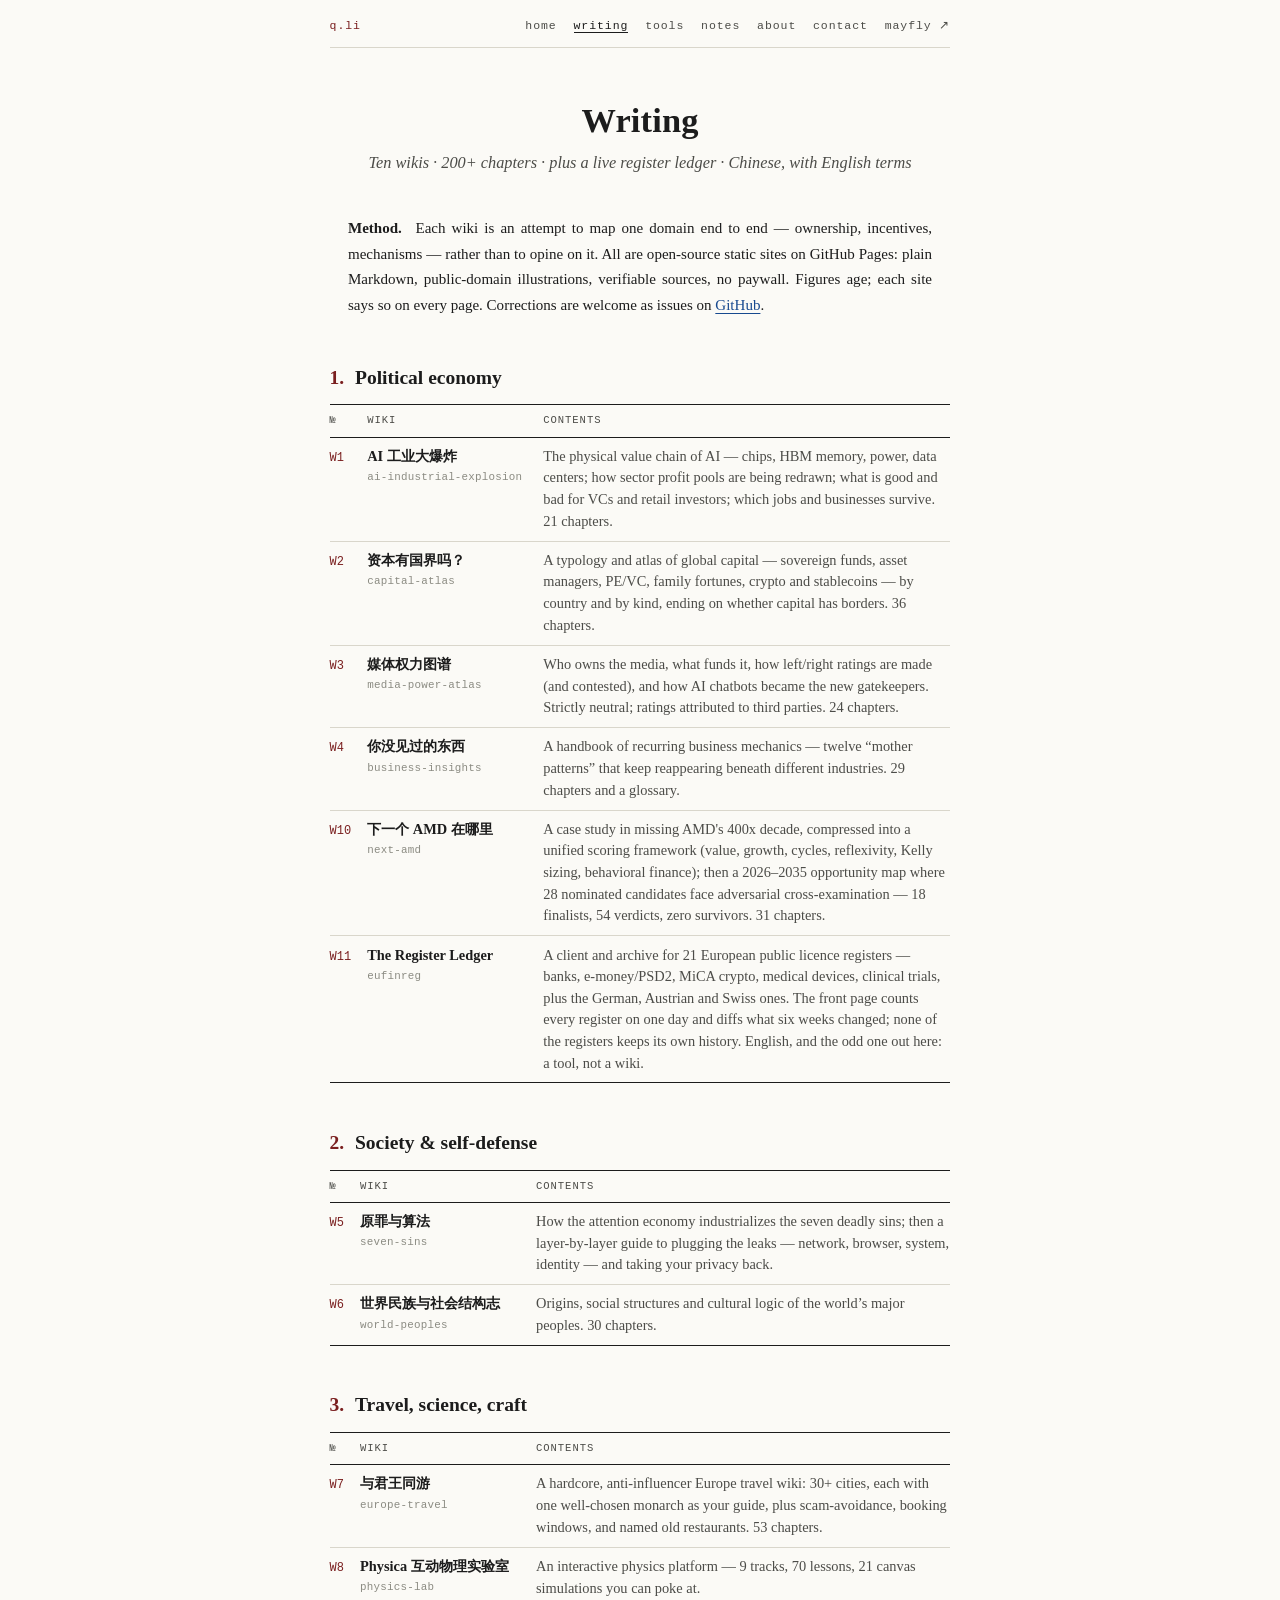
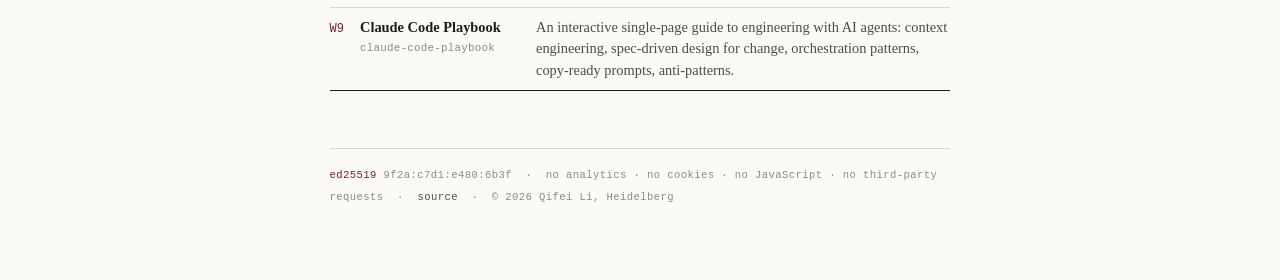
<file: writing.html>
<!DOCTYPE html>
<html lang="en">
<head>
  <meta charset="UTF-8" />
  <meta name="viewport" content="width=device-width, initial-scale=1.0" />
  <title>Writing — Qifei Li</title>
  <meta name="description" content="Long-form knowledge wikis by Qifei Li, hosted on GitHub Pages — business, capital, AI, media, society, travel, physics, AI agents." />
  <link rel="icon" type="image/svg+xml" href="favicon.svg" />
  <link rel="stylesheet" href="paper.css" />
</head>
<body>
<div class="sheet">

  <nav class="line">
    <a class="mark" href="index.html">q.li</a>
    <ul>
      <li><a href="index.html">home</a></li>
      <li><a href="writing.html" aria-current="page">writing</a></li>
      <li><a href="tools.html">tools</a></li>
      <li><a href="blog/index.html">notes</a></li>
      <li><a href="about.html">about</a></li>
      <li><a href="contact.html">contact</a></li>
      <li><a href="https://mayfly.wiki" target="_blank" rel="noopener noreferrer">mayfly&nbsp;↗</a></li>
    </ul>
  </nav>

  <header class="title">
    <h1>Writing</h1>
    <p class="role">Ten wikis · 200+ chapters · plus a live register ledger · Chinese, with English terms</p>
  </header>

  <p class="abstract">
    <span class="lbl">Method.</span>
    Each wiki is an attempt to map one domain end to end — ownership, incentives, mechanisms —
    rather than to opine on it. All are open-source static sites on GitHub Pages: plain
    Markdown, public-domain illustrations, verifiable sources, no paywall. Figures age;
    each site says so on every page. Corrections are welcome as issues on
    <a href="https://github.com/7feilee" target="_blank" rel="noopener noreferrer">GitHub</a>.
  </p>

  <section class="sec">
    <h2 class="sec-h"><span class="no">1.</span>Political economy</h2>
    <table class="bt">
      <thead><tr><th>№</th><th>Wiki</th><th>Contents</th></tr></thead>
      <tbody>
        <tr>
          <td class="idx">W1</td>
          <td style="min-width:11rem"><a class="quiet" href="https://7feilee.github.io/ai-industrial-explosion/"><span class="zh">AI 工业大爆炸</span><span class="en">ai-industrial-explosion</span></a></td>
          <td class="small muted">The physical value chain of AI — chips, HBM memory, power, data centers; how sector profit pools are being redrawn; what is good and bad for VCs and retail investors; which jobs and businesses survive. 21 chapters.</td>
        </tr>
        <tr>
          <td class="idx">W2</td>
          <td><a class="quiet" href="https://7feilee.github.io/capital-atlas/"><span class="zh">资本有国界吗？</span><span class="en">capital-atlas</span></a></td>
          <td class="small muted">A typology and atlas of global capital — sovereign funds, asset managers, PE/VC, family fortunes, crypto and stablecoins — by country and by kind, ending on whether capital has borders. 36 chapters.</td>
        </tr>
        <tr>
          <td class="idx">W3</td>
          <td><a class="quiet" href="https://7feilee.github.io/media-power-atlas/"><span class="zh">媒体权力图谱</span><span class="en">media-power-atlas</span></a></td>
          <td class="small muted">Who owns the media, what funds it, how left/right ratings are made (and contested), and how AI chatbots became the new gatekeepers. Strictly neutral; ratings attributed to third parties. 24 chapters.</td>
        </tr>
        <tr>
          <td class="idx">W4</td>
          <td><a class="quiet" href="https://7feilee.github.io/business-insights/"><span class="zh">你没见过的东西</span><span class="en">business-insights</span></a></td>
          <td class="small muted">A handbook of recurring business mechanics — twelve “mother patterns” that keep reappearing beneath different industries. 29 chapters and a glossary.</td>
        </tr>
        <tr>
          <td class="idx">W10</td>
          <td><a class="quiet" href="https://7feilee.github.io/next-amd/"><span class="zh">下一个 AMD 在哪里</span><span class="en">next-amd</span></a></td>
          <td class="small muted">A case study in missing AMD's 400x decade, compressed into a unified scoring framework (value, growth, cycles, reflexivity, Kelly sizing, behavioral finance); then a 2026–2035 opportunity map where 28 nominated candidates face adversarial cross-examination — 18 finalists, 54 verdicts, zero survivors. 31 chapters.</td>
        </tr>
        <tr>
          <td class="idx">W11</td>
          <td><a class="quiet" href="https://7feilee.github.io/eufinreg/"><span class="zh">The Register Ledger</span><span class="en">eufinreg</span></a></td>
          <td class="small muted">A client and archive for 21 European public licence registers — banks, e-money/PSD2, MiCA crypto, medical devices, clinical trials, plus the German, Austrian and Swiss ones. The front page counts every register on one day and diffs what six weeks changed; none of the registers keeps its own history. English, and the odd one out here: a tool, not a wiki.</td>
        </tr>
      </tbody>
    </table>
  </section>

  <section class="sec">
    <h2 class="sec-h"><span class="no">2.</span>Society &amp; self-defense</h2>
    <table class="bt">
      <thead><tr><th>№</th><th>Wiki</th><th>Contents</th></tr></thead>
      <tbody>
        <tr>
          <td class="idx">W5</td>
          <td style="min-width:11rem"><a class="quiet" href="https://7feilee.github.io/seven-sins/"><span class="zh">原罪与算法</span><span class="en">seven-sins</span></a></td>
          <td class="small muted">How the attention economy industrializes the seven deadly sins; then a layer-by-layer guide to plugging the leaks — network, browser, system, identity — and taking your privacy back.</td>
        </tr>
        <tr>
          <td class="idx">W6</td>
          <td><a class="quiet" href="https://7feilee.github.io/world-peoples/"><span class="zh">世界民族与社会结构志</span><span class="en">world-peoples</span></a></td>
          <td class="small muted">Origins, social structures and cultural logic of the world’s major peoples. 30 chapters.</td>
        </tr>
      </tbody>
    </table>
  </section>

  <section class="sec">
    <h2 class="sec-h"><span class="no">3.</span>Travel, science, craft</h2>
    <table class="bt">
      <thead><tr><th>№</th><th>Wiki</th><th>Contents</th></tr></thead>
      <tbody>
        <tr>
          <td class="idx">W7</td>
          <td style="min-width:11rem"><a class="quiet" href="https://7feilee.github.io/europe-travel/"><span class="zh">与君王同游</span><span class="en">europe-travel</span></a></td>
          <td class="small muted">A hardcore, anti-influencer Europe travel wiki: 30+ cities, each with one well-chosen monarch as your guide, plus scam-avoidance, booking windows, and named old restaurants. 53 chapters.</td>
        </tr>
        <tr>
          <td class="idx">W8</td>
          <td><a class="quiet" href="https://7feilee.github.io/physics-lab/"><span class="zh">Physica 互动物理实验室</span><span class="en">physics-lab</span></a></td>
          <td class="small muted">An interactive physics platform — 9 tracks, 70 lessons, 21 canvas simulations you can poke at.</td>
        </tr>
        <tr>
          <td class="idx">W9</td>
          <td><a class="quiet" href="https://7feilee.github.io/claude-code-playbook/"><span class="zh">Claude Code Playbook</span><span class="en">claude-code-playbook</span></a></td>
          <td class="small muted">An interactive single-page guide to engineering with AI agents: context engineering, spec-driven design for change, orchestration patterns, copy-ready prompts, anti-patterns.</td>
        </tr>
      </tbody>
    </table>
  </section>

  <footer class="colophon">
    <span class="k">ed25519</span> 9f2a:c7d1:e480:6b3f &nbsp;·&nbsp;
    no analytics · no cookies · no JavaScript · no third-party requests &nbsp;·&nbsp;
    <a href="https://github.com/7feilee/7feilee.github.io" target="_blank" rel="noopener noreferrer">source</a> &nbsp;·&nbsp;
    © 2026 Qifei Li, Heidelberg
  </footer>

</div>
</body>
</html>
</file>
<file: paper.css>
/* ─────────────────────────────────────────────────────────────
   paper.css — a journal-article design system.
   Plain HTML. No JavaScript. No third-party requests.
   ───────────────────────────────────────────────────────────── */

:root {
  --paper:  #fbfaf6;
  --ink:    #1c1c1c;
  --muted:  #4c4c48;
  --faint:  #8b8b82;
  --rule:   #1c1c1c;               /* booktabs heavy rule */
  --hair:   #d9d6cb;               /* hairline */
  --accent: #7a1f1f;               /* section numbers, labels (journal maroon) */
  --link:   #17498f;               /* classic navy hyperlink */
  --serif:  'Charter', 'Bitstream Charter', 'Sitka Text', 'Iowan Old Style',
            Cambria, Georgia, 'Times New Roman', 'Songti SC', 'SimSun', serif;
  --mono:   ui-monospace, 'SF Mono', 'Cascadia Mono', Menlo, Consolas,
            'Liberation Mono', monospace;
  --measure: 41.5rem;
}

* { box-sizing: border-box; }
html { -webkit-text-size-adjust: 100%; }
body {
  margin: 0;
  background: var(--paper);
  color: var(--ink);
  font-family: var(--serif);
  font-size: 17px;
  line-height: 1.62;
  font-kerning: normal;
  font-variant-numeric: oldstyle-nums;
  -webkit-font-smoothing: antialiased;
}
::selection { background: #e9e2cf; }

.sheet { max-width: var(--measure); margin: 0 auto; padding: 0 1.35rem 4.5rem; }

a { color: var(--link); text-decoration: underline; text-decoration-thickness: 1px; text-underline-offset: 2.5px; }
a:hover { color: var(--accent); }
a.quiet { color: inherit; text-decoration: none; }
a.quiet:hover { color: var(--link); }

/* ── top nav — one discreet line ─────────────────────────── */
nav.line {
  display: flex; flex-wrap: wrap; align-items: baseline; justify-content: space-between;
  gap: 0.35rem 1.2rem;
  padding: 1.05rem 0 0.75rem;
  border-bottom: 1px solid var(--hair);
  font-family: var(--mono); font-size: 0.72rem; letter-spacing: 0.08em;
}
nav.line .mark { color: var(--accent); font-weight: 500; text-decoration: none; }
nav.line .mark:hover { color: var(--link); }
nav.line ul { list-style: none; display: flex; flex-wrap: wrap; gap: 0.35rem 1.05rem; margin: 0; padding: 0; }
nav.line a { color: var(--muted); text-decoration: none; text-transform: lowercase; }
nav.line a:hover { color: var(--ink); }
nav.line a[aria-current="page"] { color: var(--ink); border-bottom: 1px solid var(--ink); }

/* ── title block (\maketitle) ────────────────────────────── */
header.title { text-align: center; padding: 3.3rem 0 0; }
header.title h1 {
  font-size: 2.15rem; font-weight: 700; letter-spacing: 0.005em;
  margin: 0 0 0.55rem; line-height: 1.15;
}
header.title .role { font-size: 1.02rem; font-style: italic; color: var(--muted); margin: 0 0 0.4rem; }
header.title .affil { font-family: var(--mono); font-size: 0.72rem; letter-spacing: 0.06em; color: var(--faint); margin: 0 0 0.85rem; }
header.title .links { font-family: var(--mono); font-size: 0.73rem; letter-spacing: 0.02em; color: var(--muted); margin: 0; }
header.title .links a { color: var(--link); text-decoration: none; }
header.title .links a:hover { text-decoration: underline; }
header.title .links .sep { color: var(--hair); margin: 0 0.35rem; }
header.title .rev { font-family: var(--mono); font-size: 0.68rem; color: var(--faint); margin: 0.9rem 0 0; }

/* ── abstract ─────────────────────────────────────────────── */
.abstract {
  margin: 2.5rem auto 0; max-width: 36.5rem;
  font-size: 0.94rem; line-height: 1.7;
  text-align: justify; hyphens: auto; -webkit-hyphens: auto;
}
.abstract .lbl { font-weight: 700; }
.abstract .lbl::after { content: '\2002'; }

/* theorem-style environment */
.premise {
  margin: 1.5rem auto 0; max-width: 36.5rem;
  font-size: 0.94rem; line-height: 1.7; font-style: italic;
  text-align: justify; hyphens: auto;
}
.premise .lbl { font-style: normal; font-weight: 700; }
.premise .lbl::after { content: '\2002'; }

/* ── sections ─────────────────────────────────────────────── */
section.sec { margin-top: 2.9rem; }
h2.sec-h {
  font-size: 1.22rem; font-weight: 700; margin: 0 0 0.9rem; line-height: 1.3;
}
h2.sec-h .no { color: var(--accent); font-variant-numeric: lining-nums; margin-right: 0.55em; }
h3.sub-h { font-size: 1rem; font-weight: 700; font-style: italic; margin: 1.5rem 0 0.55rem; }
p { margin: 0 0 0.9rem; }
.just { text-align: justify; hyphens: auto; -webkit-hyphens: auto; }
.small { font-size: 0.9rem; }
.muted { color: var(--muted); }
.fn { font-size: 0.82rem; color: var(--muted); line-height: 1.55; }
.fn .mk { color: var(--accent); }

/* ── booktabs tables ──────────────────────────────────────── */
table.bt {
  width: 100%; border-collapse: collapse;
  font-size: 0.9rem; line-height: 1.5;
  border-top: 1.5px solid var(--rule);
  border-bottom: 1.5px solid var(--rule);
  margin: 0 0 0.75rem;
}
table.bt th {
  font-family: var(--mono); font-weight: 500; font-size: 0.66rem;
  letter-spacing: 0.09em; text-transform: uppercase; color: var(--muted);
  text-align: left; padding: 0.5rem 1rem 0.45rem 0;
  border-bottom: 1px solid var(--rule);
}
table.bt td { padding: 0.52rem 1rem 0.52rem 0; vertical-align: baseline; }
table.bt th:last-child, table.bt td:last-child { padding-right: 0; }
table.bt tr + tr td { border-top: 1px solid var(--hair); }
table.bt .num { font-family: var(--mono); font-size: 0.78rem; color: var(--muted); white-space: nowrap; }
table.bt .idx { font-family: var(--mono); font-size: 0.75rem; color: var(--accent); white-space: nowrap; }
table.bt .zh  { font-weight: 700; }
table.bt .en  { display: block; font-family: var(--mono); font-size: 0.68rem; letter-spacing: 0.02em; color: var(--faint); margin-top: 0.1rem; }

/* ── reference list (publications) ────────────────────────── */
ol.refs { list-style: none; margin: 0; padding: 0; counter-reset: ref; }
ol.refs li {
  counter-increment: ref;
  display: grid; grid-template-columns: 2.3rem 1fr; gap: 0 0.4rem;
  font-size: 0.92rem; line-height: 1.6; margin-bottom: 0.7rem;
}
ol.refs li::before { content: '[' counter(ref) ']'; font-family: var(--mono); font-size: 0.78rem; color: var(--accent); padding-top: 0.12em; }
ol.refs .t { font-style: italic; }
ol.refs .v { font-variant: small-caps; letter-spacing: 0.02em; }

/* ── generic numbered list (writing index, notes) ─────────── */
ol.plain { margin: 0; padding-left: 1.4rem; }
ol.plain li { margin-bottom: 0.55rem; font-size: 0.94rem; }
ol.plain li::marker { font-family: var(--mono); font-size: 0.8rem; color: var(--accent); }

dl.kv { margin: 0; font-size: 0.93rem; }
dl.kv div { display: grid; grid-template-columns: 9.5rem 1fr; gap: 0 1rem; padding: 0.45rem 0; border-top: 1px solid var(--hair); }
dl.kv div:last-child { border-bottom: 1px solid var(--hair); }
dl.kv dt { font-family: var(--mono); font-size: 0.68rem; letter-spacing: 0.07em; text-transform: uppercase; color: var(--muted); padding-top: 0.28em; }
dl.kv dd { margin: 0; }
@media (max-width: 560px) { dl.kv div { grid-template-columns: 1fr; gap: 0.1rem; } }

/* ── article prose (notes) ────────────────────────────────── */
.post-head { text-align: center; padding: 3rem 0 0; }
.post-head h1 { font-size: 1.75rem; font-weight: 700; line-height: 1.22; margin: 0 0 0.55rem; }
.post-head .tagline { font-style: italic; color: var(--muted); font-size: 0.98rem; margin: 0 0 0.6rem; }
.post-head .meta { font-family: var(--mono); font-size: 0.7rem; letter-spacing: 0.05em; color: var(--faint); }
.post-head .meta .tag { color: var(--muted); }
.post-head + .prose { margin-top: 2.4rem; }

.prose { font-size: 0.98rem; line-height: 1.72; }
.prose p { margin: 0 0 1rem; text-align: justify; hyphens: auto; -webkit-hyphens: auto; }
.prose h2 { font-size: 1.18rem; font-weight: 700; margin: 2.1rem 0 0.8rem; }
.prose h3 { font-size: 1rem; font-weight: 700; font-style: italic; margin: 1.6rem 0 0.5rem; }
.prose ul, .prose ol { margin: 0 0 1rem; padding-left: 1.5rem; }
.prose li { margin-bottom: 0.45rem; }
.prose hr { border: none; border-top: 1px solid var(--hair); margin: 1.9rem auto; width: 34%; }
.prose blockquote {
  margin: 1.2rem 0; padding: 0.15rem 0 0.15rem 1.1rem;
  border-left: 2.5px solid var(--accent); font-style: italic; color: var(--muted);
}
.prose code {
  font-family: var(--mono); font-size: 0.82em;
  background: #f1efe6; border: 1px solid #e4e1d3; border-radius: 3px; padding: 0.06em 0.32em;
}
.prose pre {
  background: #f4f2ea; border: 1px solid var(--hair); border-radius: 4px;
  padding: 0.9rem 1rem; overflow-x: auto; font-size: 0.8rem; line-height: 1.55; margin: 0 0 1rem;
}
.prose pre code { background: none; border: none; padding: 0; font-size: inherit; }
.prose table { width: 100%; border-collapse: collapse; font-size: 0.88rem; margin: 0 0 1rem;
  border-top: 1.5px solid var(--rule); border-bottom: 1.5px solid var(--rule); }
.prose table th { font-family: var(--mono); font-size: 0.64rem; letter-spacing: 0.08em; text-transform: uppercase;
  color: var(--muted); text-align: left; padding: 0.45rem 0.9rem 0.4rem 0; border-bottom: 1px solid var(--rule); }
.prose table td { padding: 0.45rem 0.9rem 0.45rem 0; vertical-align: baseline; }
.prose table tr + tr td { border-top: 1px solid var(--hair); }
.prose ul.task { list-style: none; padding-left: 0.2rem; }
.prose ul.task li { display: flex; gap: 0.6rem; align-items: baseline; }
.prose ul.task .cb { flex: none; font-family: var(--mono); }
.prose ul.task .cb::before { content: '\2610'; color: var(--accent); }
.backlink { font-family: var(--mono); font-size: 0.72rem; margin-top: 2.6rem; }

/* ── footer / colophon ────────────────────────────────────── */
footer.colophon {
  margin-top: 3.6rem; padding-top: 1rem; border-top: 1px solid var(--hair);
  font-family: var(--mono); font-size: 0.66rem; letter-spacing: 0.04em;
  color: var(--faint); line-height: 2;
}
footer.colophon a { color: var(--muted); text-decoration: none; }
footer.colophon a:hover { color: var(--link); text-decoration: underline; }
footer.colophon .k { color: var(--accent); }

@media print {
  nav.line, .backlink { display: none; }
  body { background: #fff; }
}
</file>
<file: site.css>
/* ============================================================
   Qifei Li — Personal Site · "INSTRUMENT" redesign
   Shared design system — technical editorial precision
   Dark near-black · amber hot accent · teal reserved for Mayfly
   Fraunces (display) · DM Sans (body) · JetBrains Mono (data)
   ============================================================ */

:root {
  --bg:        #07080f;
  --bg-2:      #090a14;
  --surface:   #0e0f1c;
  --surface-2: #14152a;
  --line:      rgba(255,255,255,0.07);
  --line-2:    rgba(255,255,255,0.13);
  --grid-line: rgba(255,255,255,0.022);

  --amber:     #e8a020;
  --amber-2:   #f5c842;
  --amber-dim: rgba(232,160,32,0.12);
  --teal:      #06b6d4;
  --teal-dim:  rgba(6,182,212,0.10);
  --green:     #22c55e;

  --text-1:    #edf0fb;
  --text-2:    #9299be;
  --text-3:    #555e88;

  --font-display: 'Fraunces', 'Noto Serif SC', Georgia, serif;
  --font-body:    'DM Sans', 'Noto Sans SC', system-ui, sans-serif;
  --font-mono:    'JetBrains Mono', monospace;

  --nav-h:     68px;
  --maxw:      1240px;
  --gutter:    clamp(1.25rem, 4vw, 3.5rem);
  --radius:    4px;
  --radius-lg: 6px;
  --ease-out:  cubic-bezier(0.16, 1, 0.3, 1);
}

*, *::before, *::after { margin: 0; padding: 0; box-sizing: border-box; }

html {
  font-family: var(--font-body);
  scroll-behavior: smooth;
  -webkit-font-smoothing: antialiased;
  -moz-osx-font-smoothing: grayscale;
}

body {
  background: var(--bg);
  color: var(--text-1);
  line-height: 1.6;
  min-height: 100vh;
  overflow-x: hidden;
}

h1, h2, h3, h4 { font-family: var(--font-display); line-height: 1.08; color: var(--text-1); font-weight: 600; }
a { color: inherit; text-decoration: none; }
img { max-width: 100%; display: block; }
::selection { background: rgba(232,160,32,0.28); color: #fff; }

/* ── Blueprint grid background ─────────────────────────────── */
/* Fixed full-viewport faint vertical column rules + baseline dots */
.blueprint {
  position: fixed;
  inset: 0;
  z-index: 0;
  pointer-events: none;
}
.blueprint::before {
  /* vertical column rules aligned to the content grid */
  content: '';
  position: absolute;
  inset: 0;
  left: 50%;
  transform: translateX(-50%);
  width: 100%;
  max-width: var(--maxw);
  margin: 0 auto;
  background-image:
    linear-gradient(90deg, var(--grid-line) 0 1px, transparent 1px 100%);
  background-size: calc(100% / 6) 100%;
  opacity: 0.9;
}
.blueprint::after {
  content: '';
  position: absolute;
  inset: 0;
  background-image: radial-gradient(circle, rgba(255,255,255,0.018) 1px, transparent 1px);
  background-size: 30px 30px;
}

/* ambient hero glows (very subtle) */
.amb-glow {
  position: fixed;
  z-index: 0;
  pointer-events: none;
  border-radius: 50%;
}
.amb-glow.a {
  top: -8%; left: -6%;
  width: 620px; height: 620px;
  background: radial-gradient(circle, rgba(232,160,32,0.06) 0%, transparent 65%);
  animation: drift 16s ease-in-out infinite alternate;
}
.amb-glow.t {
  bottom: -10%; right: -8%;
  width: 540px; height: 540px;
  background: radial-gradient(circle, rgba(6,182,212,0.045) 0%, transparent 65%);
  animation: drift 20s ease-in-out infinite alternate-reverse;
}
@keyframes drift {
  0%   { transform: translate(0,0) scale(1); }
  100% { transform: translate(46px,-28px) scale(1.08); }
}

/* ── Layout primitives ─────────────────────────────────────── */
.wrap {
  position: relative;
  z-index: 1;
  width: 100%;
  max-width: var(--maxw);
  margin: 0 auto;
  padding-left: var(--gutter);
  padding-right: var(--gutter);
}

.rule {
  border: 0;
  border-top: 1px solid var(--line);
  width: 100%;
}

/* hairline divider carrying a mono label */
.div-label {
  position: relative;
  z-index: 1;
  display: flex;
  align-items: center;
  gap: 1.25rem;
  font-family: var(--font-mono);
  font-size: 0.66rem;
  letter-spacing: 0.18em;
  text-transform: uppercase;
  color: var(--text-3);
  padding: 1.1rem 0;
}
.div-label::before { content: ''; width: 14px; height: 1px; background: var(--amber); opacity: 0.6; flex-shrink: 0; }
.div-label::after  { content: ''; flex: 1; height: 1px; background: var(--line); }

/* Section + numbered marker */
.section { position: relative; z-index: 1; padding: clamp(4rem, 9vw, 8rem) 0; }
.section-top {
  display: flex;
  align-items: baseline;
  gap: 1.5rem;
  margin-bottom: 3rem;
}
.sec-index {
  font-family: var(--font-mono);
  font-size: 0.8rem;
  letter-spacing: 0.1em;
  color: var(--amber);
  flex-shrink: 0;
  padding-top: 0.4rem;
}
.sec-headings { flex: 1; }
.sec-kicker {
  font-family: var(--font-mono);
  font-size: 0.68rem;
  letter-spacing: 0.2em;
  text-transform: uppercase;
  color: var(--text-3);
  display: block;
  margin-bottom: 0.85rem;
}
.sec-h2 {
  font-size: clamp(2.1rem, 5vw, 3.6rem);
  font-weight: 600;
  letter-spacing: -0.02em;
  line-height: 1.0;
  color: var(--text-1);
}
.sec-h2 em {
  font-style: italic;
  background: linear-gradient(115deg, var(--amber), var(--amber-2));
  -webkit-background-clip: text; background-clip: text;
  -webkit-text-fill-color: transparent;
}

/* ── Buttons ───────────────────────────────────────────────── */
.btn {
  display: inline-flex;
  align-items: center;
  gap: 0.55rem;
  font-family: var(--font-mono);
  font-size: 0.74rem;
  letter-spacing: 0.08em;
  text-transform: uppercase;
  padding: 0.85rem 1.5rem;
  border-radius: var(--radius);
  border: 1px solid transparent;
  transition: background 0.2s, color 0.2s, border-color 0.2s, transform 0.2s, box-shadow 0.2s;
  cursor: pointer;
}
.btn-amber { background: var(--amber); color: #07080f; font-weight: 600; }
.btn-amber:hover { background: var(--amber-2); transform: translateY(-2px); box-shadow: 0 10px 30px rgba(232,160,32,0.25); }
.btn-teal { color: var(--teal); border-color: rgba(6,182,212,0.3); }
.btn-teal:hover { background: var(--teal-dim); border-color: rgba(6,182,212,0.6); transform: translateY(-2px); }
.btn-ghost { color: var(--text-2); border-color: var(--line); }
.btn-ghost:hover { color: var(--text-1); border-color: var(--line-2); background: rgba(255,255,255,0.04); }

/* ── Navigation ────────────────────────────────────────────── */
#nav {
  position: fixed;
  top: 0; left: 0; right: 0;
  z-index: 200;
  height: var(--nav-h);
  border-bottom: 1px solid transparent;
  transition: background 0.35s ease, border-color 0.35s ease, box-shadow 0.35s ease;
}
#nav.scrolled {
  background: rgba(7,8,15,0.82);
  backdrop-filter: blur(20px);
  -webkit-backdrop-filter: blur(20px);
  border-bottom-color: var(--line);
}
.nav-inner {
  display: flex; align-items: center; justify-content: space-between;
  height: var(--nav-h);
}
.logo { display: flex; align-items: center; gap: 0.7rem; }
.logo-mark {
  width: 30px; height: 30px;
  display: grid; place-items: center;
  border: 1px solid var(--amber);
  border-radius: var(--radius);
  font-family: var(--font-mono);
  font-size: 0.72rem;
  font-weight: 500;
  color: var(--amber);
  letter-spacing: 0.02em;
}
.logo-name { font-family: var(--font-display); font-weight: 600; font-size: 1.05rem; color: var(--text-1); letter-spacing: -0.01em; white-space: nowrap; flex-shrink: 0; }
.logo-tag  { font-family: var(--font-mono); font-size: 0.62rem; color: var(--text-3); letter-spacing: 0.06em; }
@media (max-width: 600px) { .logo-tag { display: none; } }

.nav-links { display: flex; align-items: center; list-style: none; gap: 0.1rem; }
.nav-link {
  font-family: var(--font-mono);
  font-size: 0.72rem;
  letter-spacing: 0.1em;
  text-transform: uppercase;
  color: var(--text-2);
  padding: 0.45rem 0.85rem;
  border-radius: var(--radius);
  transition: color 0.2s, background 0.2s;
}
.nav-link:hover { color: var(--text-1); background: rgba(255,255,255,0.05); }
.nav-link.active { color: var(--amber); }
.nav-link.active::before { content: '/ '; opacity: 0.6; }

.nav-venture {
  display: inline-flex; align-items: center; gap: 0.4rem;
  margin-left: 0.7rem;
  font-family: var(--font-mono);
  font-size: 0.7rem; letter-spacing: 0.12em;
  color: var(--teal);
  border: 1px solid rgba(6,182,212,0.25);
  padding: 0.4rem 0.9rem;
  border-radius: 20px;
  transition: background 0.2s, border-color 0.2s;
}
.nav-venture:hover { background: var(--teal-dim); border-color: rgba(6,182,212,0.5); }

.mobile-toggle {
  display: none; flex-direction: column; justify-content: center;
  background: none; border: none; cursor: pointer; gap: 6px; padding: 0.4rem;
}
.mobile-toggle span { display: block; width: 22px; height: 1.5px; background: var(--text-2); border-radius: 2px; transition: all 0.3s; }
.mobile-menu {
  display: none; flex-direction: column;
  padding: 0.75rem var(--gutter) 1.25rem;
  background: rgba(7,8,15,0.97);
  border-bottom: 1px solid var(--line);
  backdrop-filter: blur(20px);
}
.mobile-menu.open { display: flex; }
.mobile-link {
  padding: 0.85rem 0;
  font-family: var(--font-mono); font-size: 0.8rem; letter-spacing: 0.08em; text-transform: uppercase;
  color: var(--text-2); border-bottom: 1px solid var(--line); transition: color 0.2s;
}
.mobile-link:hover { color: var(--text-1); }
.mobile-link.mv { color: var(--teal); border-bottom: none; }
@media (max-width: 780px) {
  .nav-links { display: none; }
  .mobile-toggle { display: flex; }
}

/* ── Page header (inner pages) ─────────────────────────────── */
.page-head {
  position: relative; z-index: 1;
  padding: calc(var(--nav-h) + clamp(3rem,7vw,6rem)) 0 clamp(2.5rem,5vw,4rem);
  border-bottom: 1px solid var(--line);
}
.page-head-row { display: flex; align-items: flex-start; gap: 1.5rem; }
.page-head-idx {
  font-family: var(--font-mono); font-size: 0.8rem; letter-spacing: 0.1em;
  color: var(--amber); padding-top: 0.6rem; flex-shrink: 0;
}
.page-kicker {
  font-family: var(--font-mono); font-size: 0.7rem; letter-spacing: 0.2em;
  text-transform: uppercase; color: var(--text-3); display: block; margin-bottom: 1rem;
}
.page-h1 {
  font-size: clamp(3rem, 9vw, 6.5rem);
  font-weight: 600; letter-spacing: -0.03em; line-height: 0.92;
  margin-bottom: 1.1rem;
}
.page-h1 em { font-style: italic; color: var(--amber); }
.page-sub {
  font-family: var(--font-mono); font-size: 0.78rem; letter-spacing: 0.06em;
  color: var(--text-3); max-width: 60ch; line-height: 1.7;
}

/* ── Footer ────────────────────────────────────────────────── */
.footer { position: relative; z-index: 1; border-top: 1px solid var(--line); background: var(--bg-2); margin-top: 2rem; }
.footer-grid { display: grid; grid-template-columns: 1.6fr 1fr 1fr 1.4fr; gap: 3rem; padding: 4rem 0 3rem; }
.f-brand-mark {
  width: 36px; height: 36px; display: grid; place-items: center;
  border: 1px solid var(--amber); border-radius: var(--radius);
  font-family: var(--font-mono); font-size: 0.78rem; color: var(--amber);
  margin-bottom: 1rem;
}
.f-brand-name { display: block; font-family: var(--font-display); font-size: 1.15rem; font-weight: 600; color: var(--text-1); margin-bottom: 0.35rem; }
.f-brand-tag  { display: block; font-family: var(--font-mono); font-size: 0.66rem; color: var(--text-3); letter-spacing: 0.06em; margin-bottom: 0.7rem; }
.f-brand-loc  { font-size: 0.82rem; color: var(--text-3); }
.f-col-title  { font-family: var(--font-mono); font-size: 0.64rem; letter-spacing: 0.16em; text-transform: uppercase; color: var(--text-3); margin-bottom: 1.1rem; }
.f-nav { display: flex; flex-direction: column; gap: 0.6rem; }
.f-link { font-size: 0.85rem; color: var(--text-3); transition: color 0.2s; width: fit-content; }
.f-link:hover { color: var(--amber); }
.f-venture {
  display: flex; flex-direction: column; gap: 0.5rem;
  border: 1px solid rgba(6,182,212,0.15); border-radius: var(--radius);
  padding: 1.2rem 1.35rem; transition: border-color 0.25s, background 0.25s;
}
.f-venture:hover { border-color: rgba(6,182,212,0.4); background: var(--teal-dim); }
.f-venture-logo { font-family: var(--font-mono); font-size: 0.82rem; letter-spacing: 0.18em; color: var(--teal); }
.f-venture-desc { font-size: 0.78rem; color: var(--text-3); line-height: 1.55; }
.f-venture-cta  { font-family: var(--font-mono); font-size: 0.72rem; color: var(--teal); opacity: 0.75; }
.footer-bottom { border-top: 1px solid var(--line); padding: 1.3rem 0; }
.footer-bottom-inner { display: flex; align-items: center; gap: 0.6rem; flex-wrap: wrap; font-family: var(--font-mono); font-size: 0.72rem; letter-spacing: 0.04em; color: var(--text-3); }
.footer-bottom-inner .sep { opacity: 0.35; }
.footer-bottom-inner a { color: var(--text-3); transition: color 0.2s; }
.footer-bottom-inner a:hover { color: var(--text-2); }
@media (max-width: 880px) { .footer-grid { grid-template-columns: 1fr 1fr; gap: 2rem; } }
@media (max-width: 560px) { .footer-grid { grid-template-columns: 1fr; } }

/* ── Scroll reveal ─────────────────────────────────────────── */
[data-reveal] {
  opacity: 0;
  transform: translateY(24px);
  transition: opacity 0.7s var(--ease-out), transform 0.7s var(--ease-out);
}
[data-reveal].revealed { opacity: 1; transform: translateY(0); }
[data-delay='1'] { transition-delay: 0.08s; }
[data-delay='2'] { transition-delay: 0.16s; }
[data-delay='3'] { transition-delay: 0.24s; }
[data-delay='4'] { transition-delay: 0.32s; }
[data-delay='5'] { transition-delay: 0.40s; }
@media (prefers-reduced-motion: reduce) {
  [data-reveal] { opacity: 1; transform: none; transition: none; }
}

@keyframes load-in { from { opacity: 0; transform: translateY(20px); } to { opacity: 1; transform: translateY(0); } }
</file>
